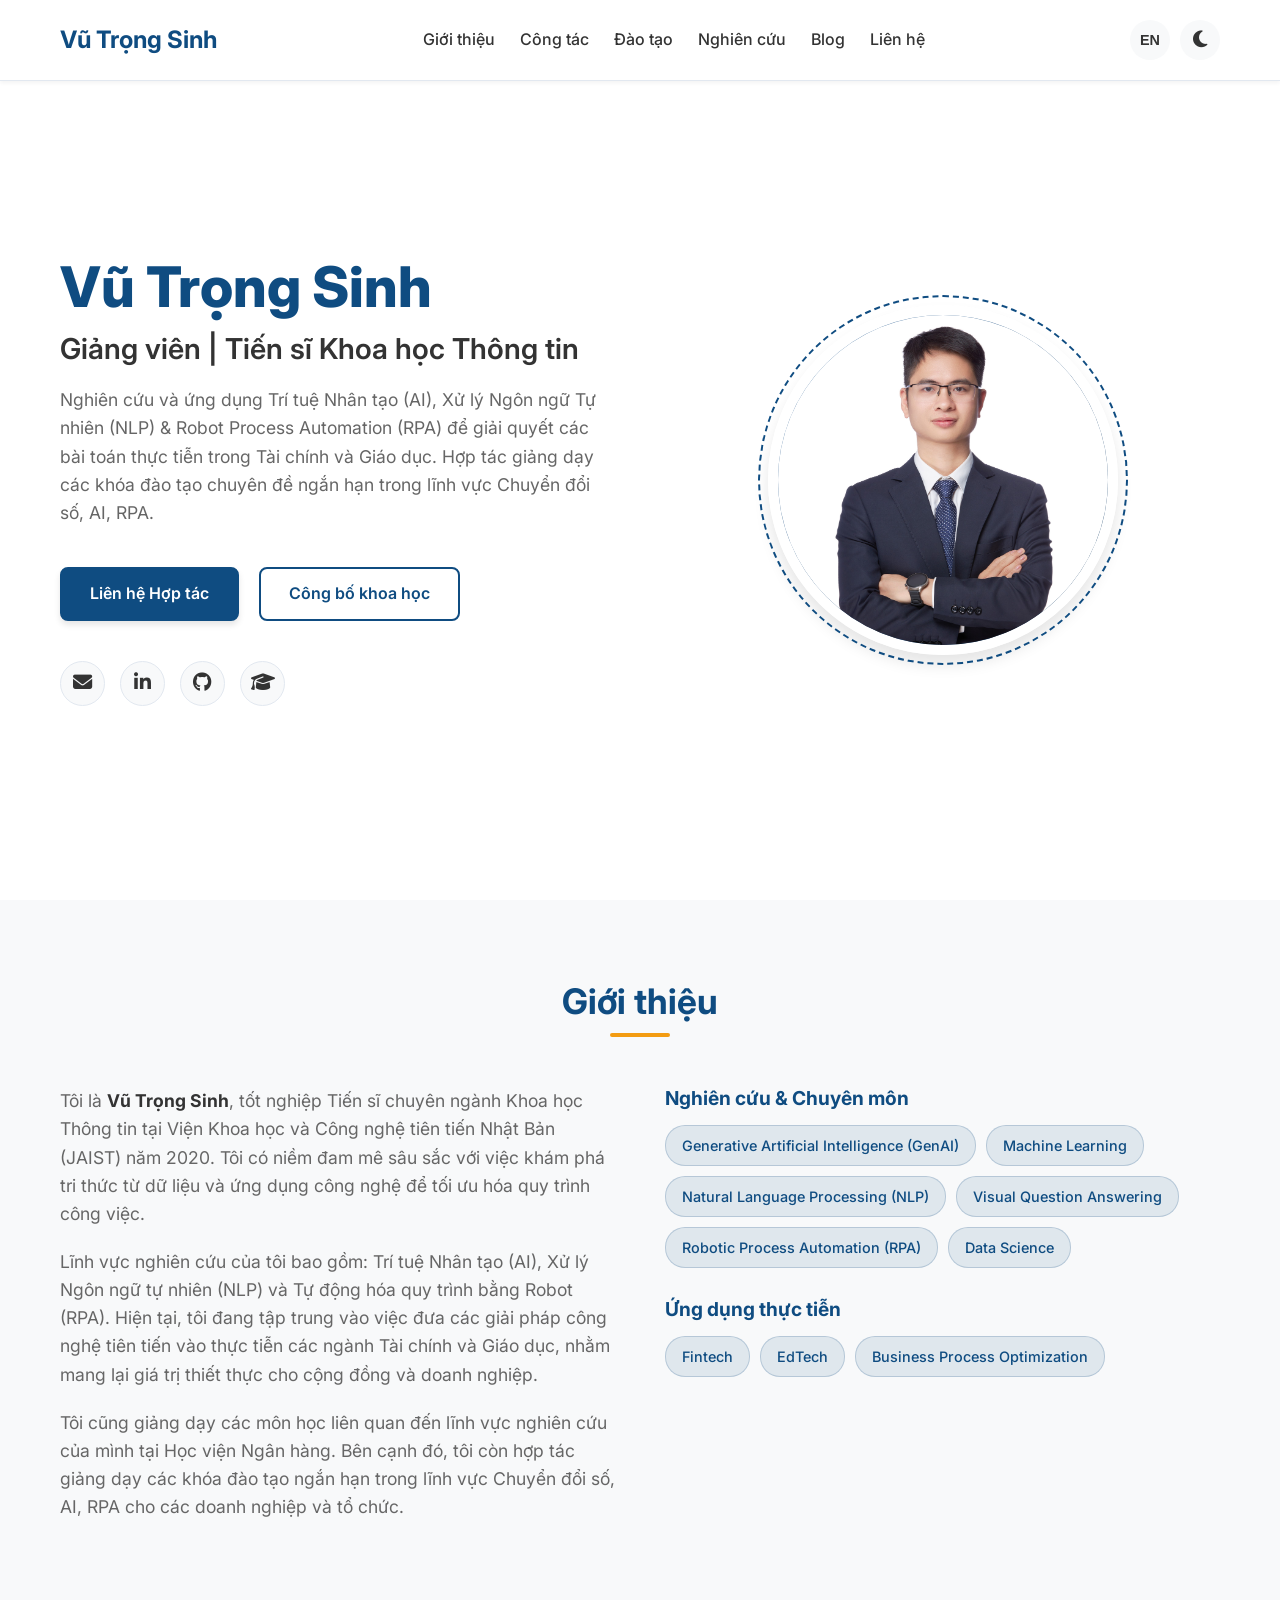
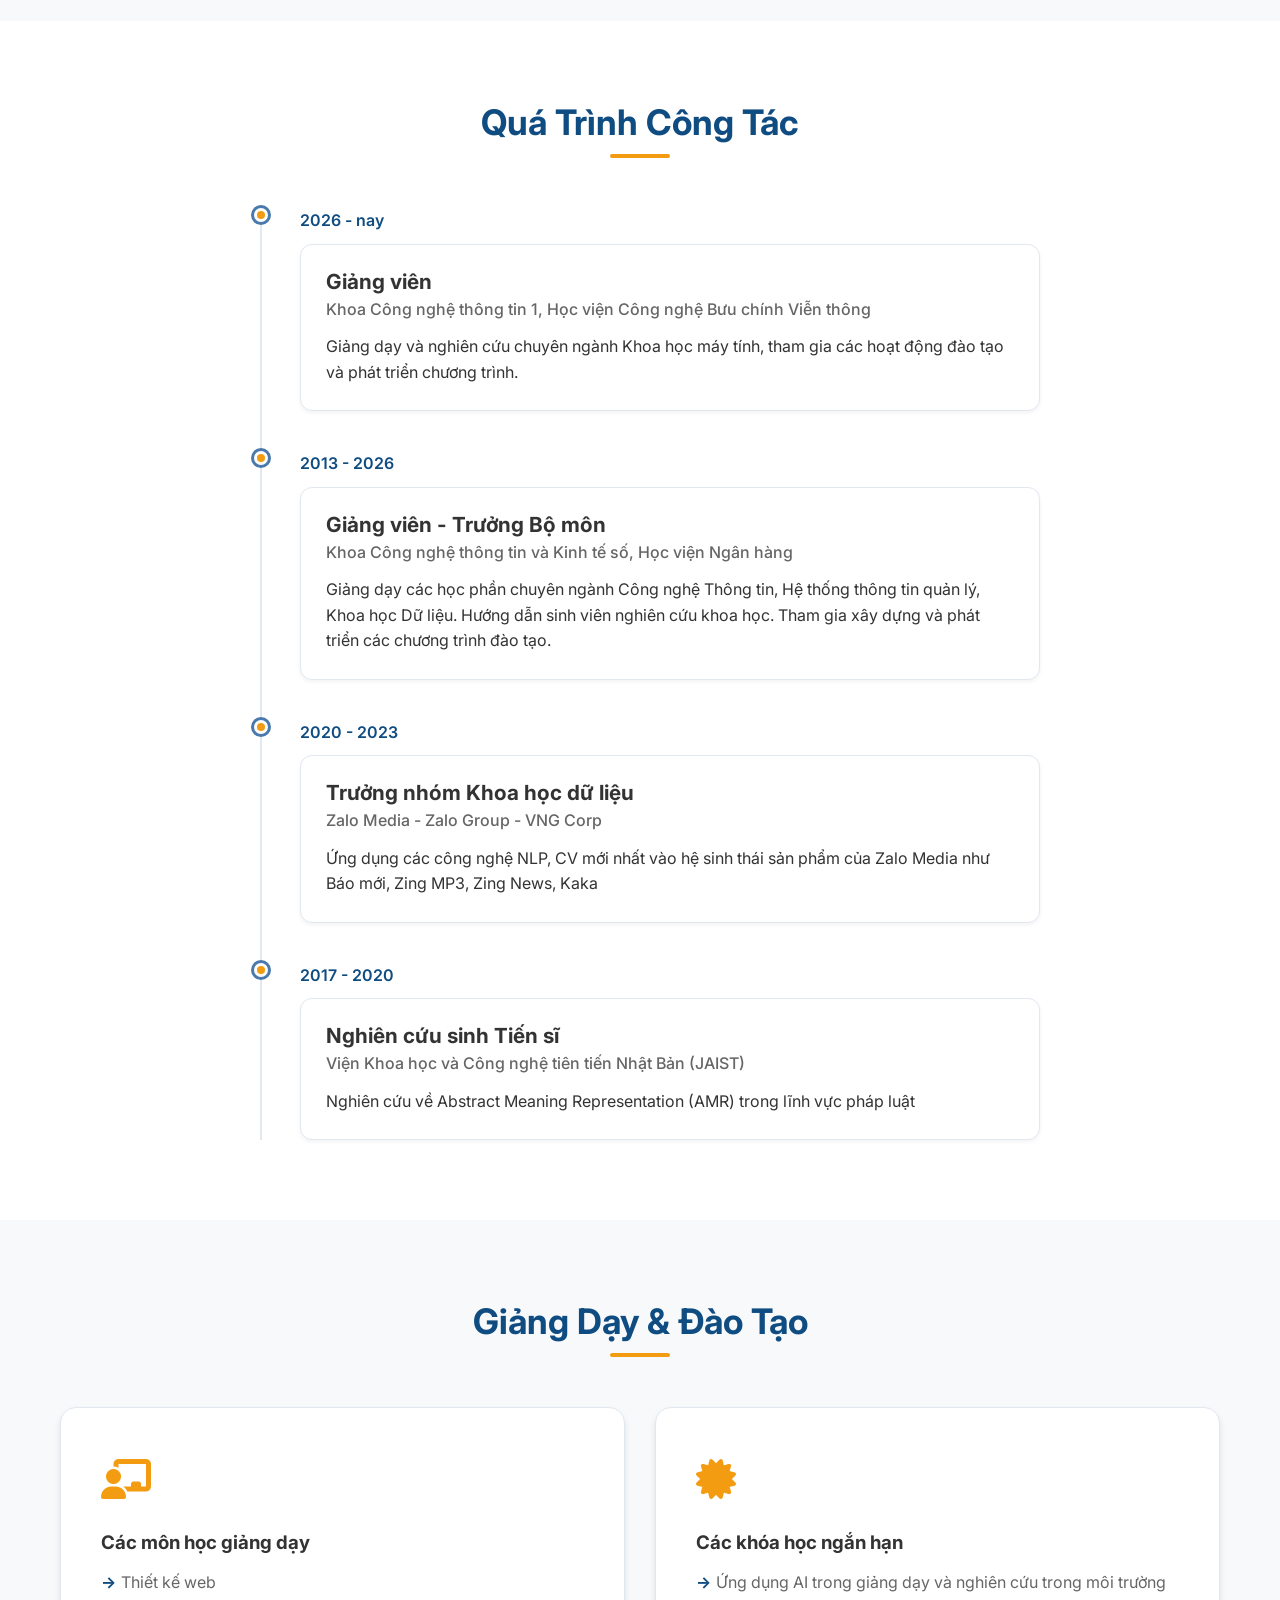
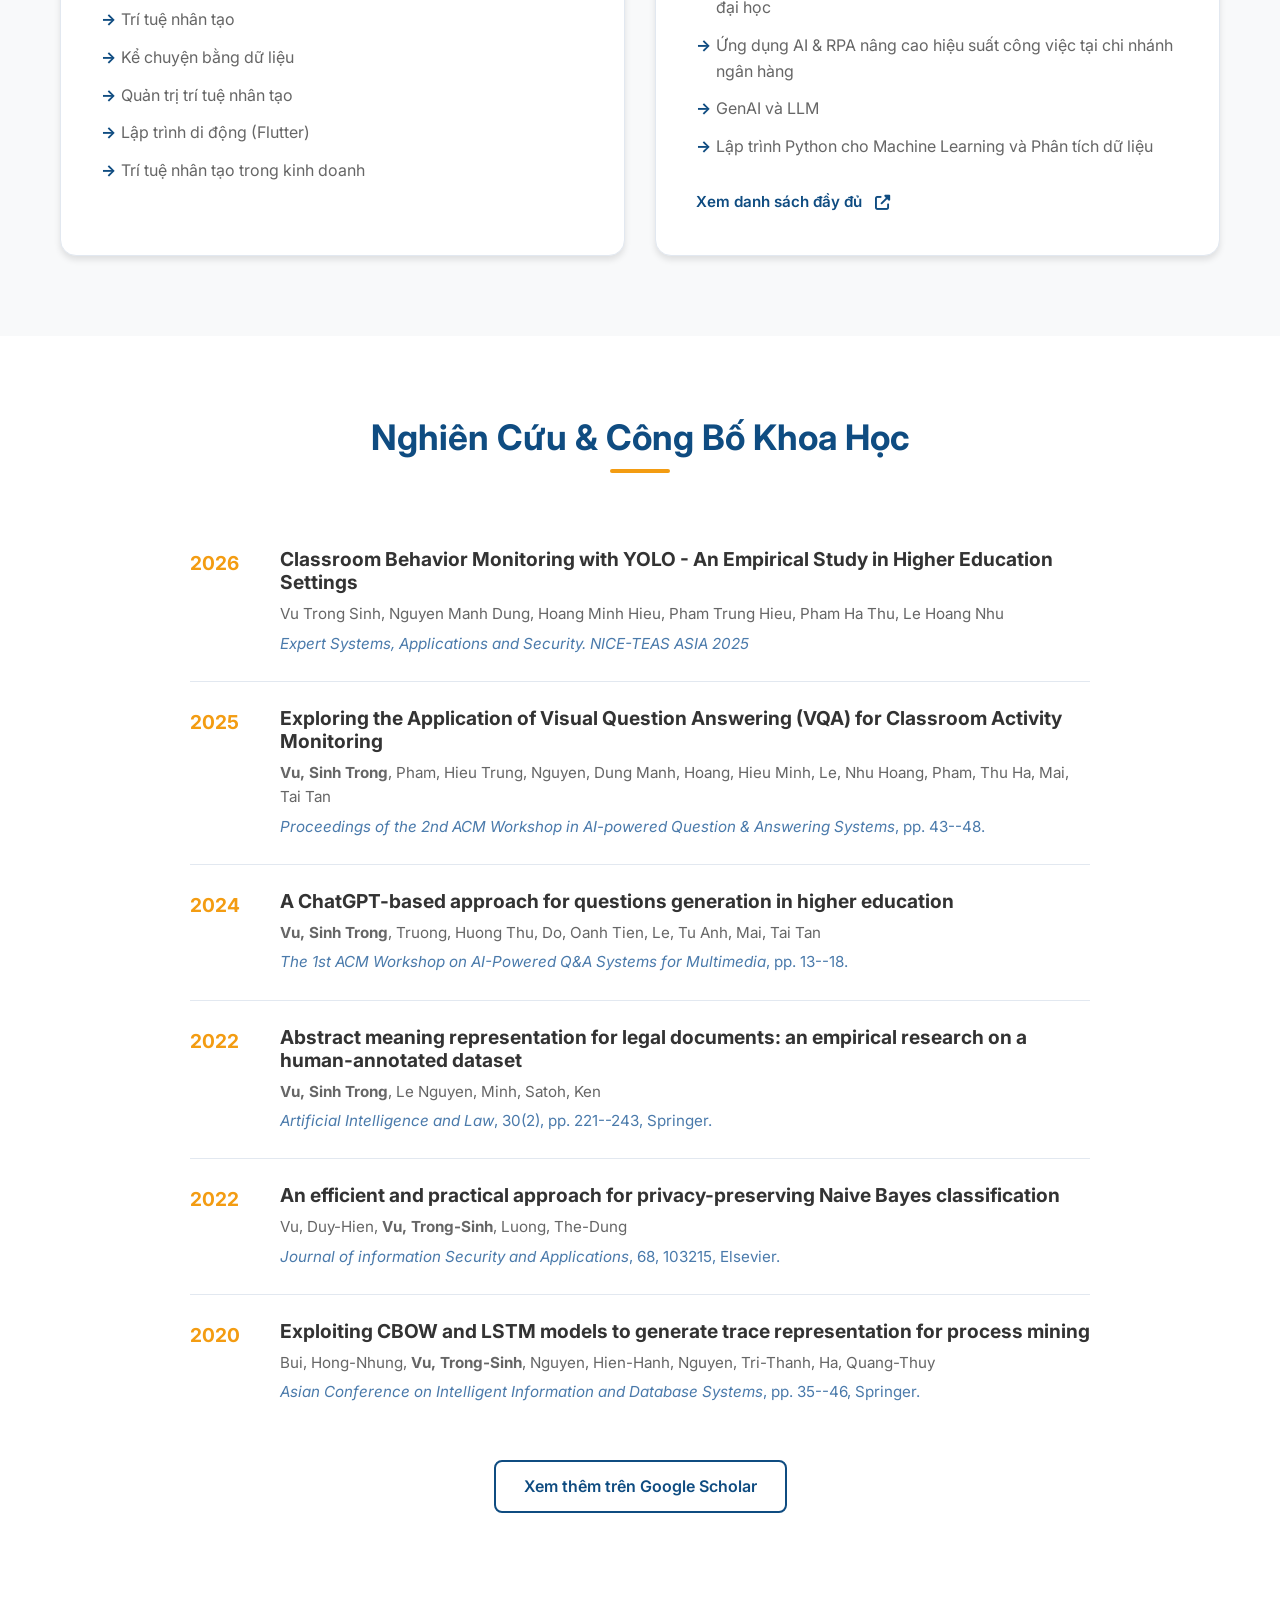
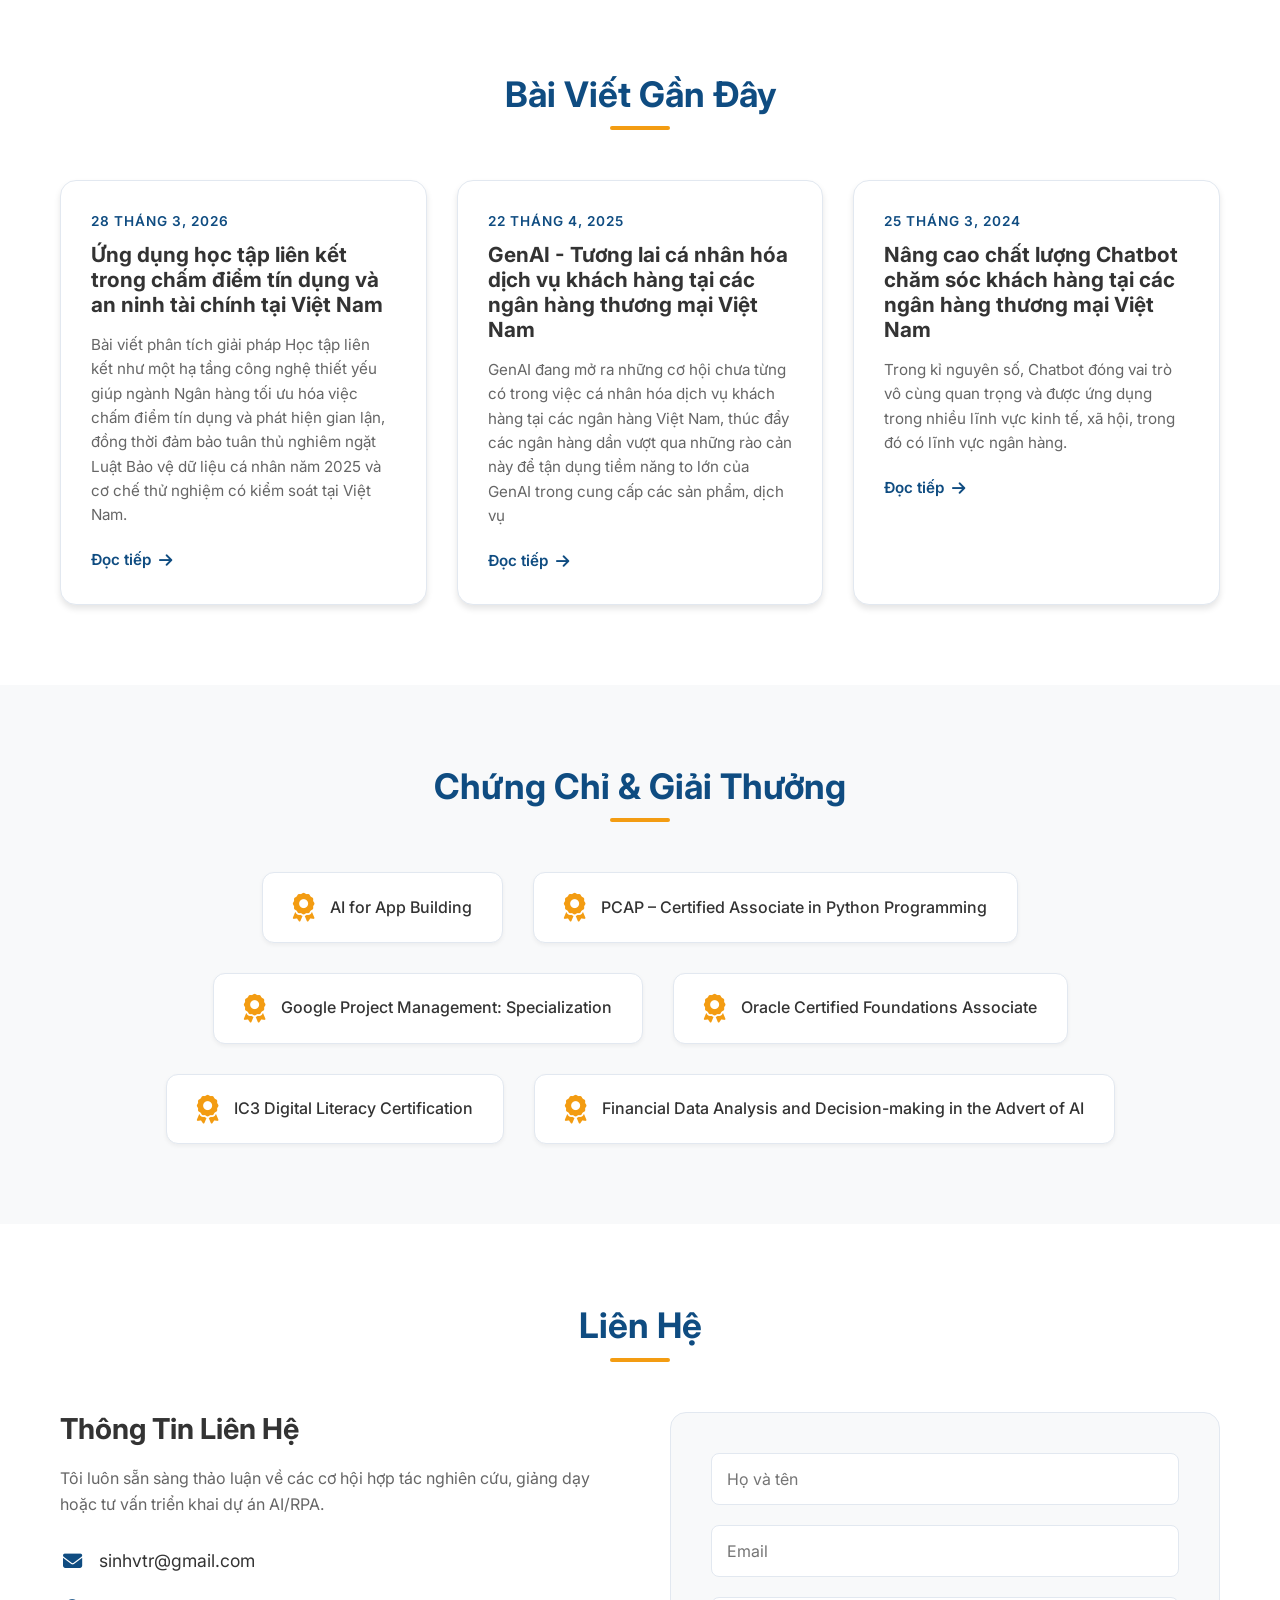
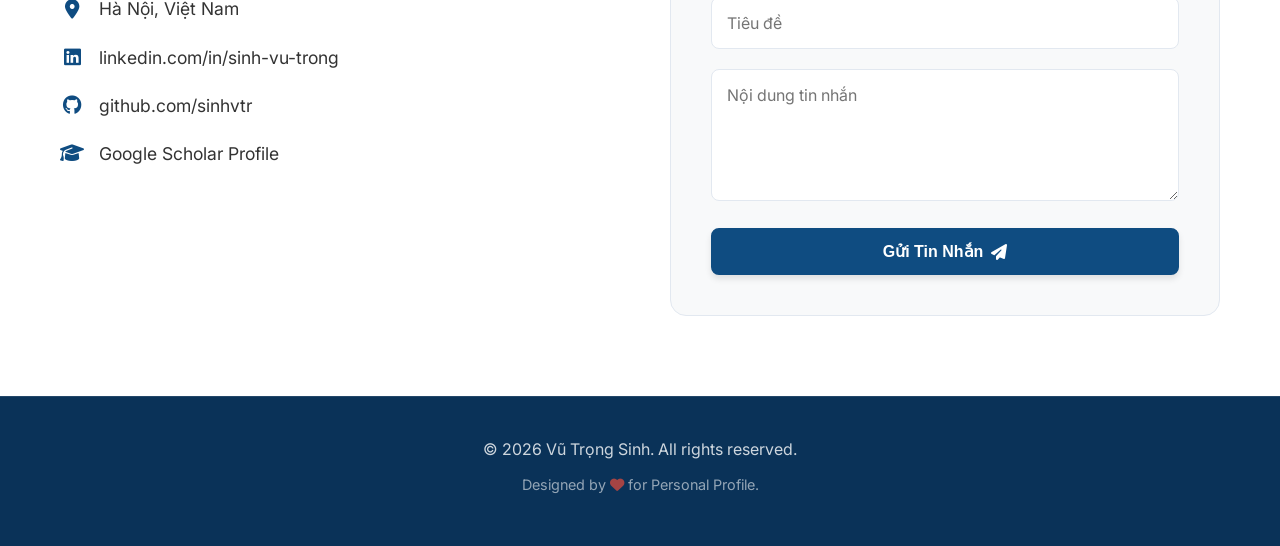
<file: index.html>
<!DOCTYPE html>
<html lang="vi" data-theme="light">

<head>
    <meta charset="UTF-8">
    <meta name="viewport" content="width=device-width, initial-scale=1.0">
    <title data-i18n="page_title">Vũ Trọng Sinh | Portfolio Khoa Học</title>
    <meta name="description"
        content="Trang web cá nhân của Tiến sĩ Vũ Trọng Sinh - Chuyên gia về Trí tuệ nhân tạo, Xử lý ngôn ngữ tự nhiên, RPA và Ứng dụng.">
    <!-- Google Fonts -->
    <link rel="preconnect" href="https://fonts.googleapis.com">
    <link rel="preconnect" href="https://fonts.gstatic.com" crossorigin>
    <link href="https://fonts.googleapis.com/css2?family=Inter:wght@300;400;500;600;700&display=swap" rel="stylesheet">
    <!-- Font Awesome -->
    <link rel="stylesheet" href="https://cdnjs.cloudflare.com/ajax/libs/font-awesome/6.4.0/css/all.min.css">
    <!-- Custom CSS -->
    <link rel="stylesheet" href="style.css">
    <!-- Google tag (gtag.js) -->
    <script async src="https://www.googletagmanager.com/gtag/js?id=G-X07JNG365K"></script>
    <script>
        window.dataLayer = window.dataLayer || [];
        function gtag() { dataLayer.push(arguments); }
        gtag('js', new Date());

        gtag('config', 'G-X07JNG365K');
    </script>
</head>

<body>
    <!-- Navbar -->
    <nav class="navbar">
        <div class="container nav-container">
            <a href="#" class="logo">Vũ Trọng Sinh</a>
            <ul class="nav-links">
                <li><a href="#about" data-i18n="nav_about">Về tôi</a></li>
                <li><a href="#experience" data-i18n="nav_experience">Công tác</a></li>
                <li><a href="#teaching" data-i18n="nav_teaching">Giảng dạy</a></li>
                <li><a href="#research" data-i18n="nav_research">Nghiên cứu</a></li>
                <!-- <li><a href="#projects" data-i18n="nav_projects">Dự án</a></li> -->
                <li><a href="#blog" data-i18n="nav_blog">Blog</a></li>
                <li><a href="#contact" data-i18n="nav_contact">Liên hệ</a></li>
            </ul>
            <div class="nav-actions">
                <button id="lang-toggle" class="lang-toggle" aria-label="Toggle Language">
                    <span class="lang-text">EN</span>
                </button>
                <button id="theme-toggle" class="theme-toggle" aria-label="Toggle Dark Mode">
                    <i class="fas fa-moon"></i>
                </button>
                <div class="hamburger">
                    <i class="fas fa-bars"></i>
                </div>
            </div>
        </div>
    </nav>

    <!-- Hero Section -->
    <section id="hero" class="hero">
        <div class="container hero-container">
            <div class="hero-content reveal">
                <h1>Vũ Trọng Sinh</h1>
                <h2 class="subtitle" data-i18n="hero_subtitle">Tiến sĩ Khoa học Thông tin | Giảng viên Đại học</h2>
                <p class="tagline" data-i18n="hero_tagline">Nghiên cứu và ứng dụng Trí tuệ Nhân tạo (AI), Xử lý Ngôn ngữ
                    Tự nhiên (NLP) & Robot Process Automation (RPA) để giải quyết các bài toán thực tiễn trong Tài chính
                    và Giáo dục. Hợp tác giảng dạy các khóa đào tạo chuyên đề ngắn hạn trong lĩnh vực Chuyển đổi số, AI,
                    RPA. </p>
                <div class="hero-buttons">
                    <a href="#contact" class="btn btn-primary" data-i18n="btn_contact">Liên hệ Hợp tác</a>
                    <a href="#research" class="btn btn-outline" data-i18n="btn_research">Công bố khoa học</a>
                </div>
                <div class="social-links">
                    <a href="mailto:sinhvtr@gmail.com" target="_blank" aria-label="Email"><i
                            class="fas fa-envelope"></i></a>
                    <a href="https://www.linkedin.com/in/sinh-vu-trong/" target="_blank" aria-label="LinkedIn"><i
                            class="fab fa-linkedin-in"></i></a>
                    <a href="https://github.com/sinhvtr" target="_blank" aria-label="GitHub"><i
                            class="fab fa-github"></i></a>
                    <a href="https://scholar.google.com/citations?user=cxUoltwAAAAJ" target="_blank"
                        aria-label="Google Scholar"><i class="fas fa-graduation-cap"></i></a>
                </div>
            </div>
            <div class="hero-image reveal">
                <div class="image-placeholder">
                    <!-- Replace with real image later -->
                    <img src="profile_img.jpg" alt="Avatar">

                </div>
            </div>
        </div>
    </section>

    <!-- About & Skills Section -->
    <section id="about" class="section bg-light">
        <div class="container">
            <h2 class="section-title reveal" data-i18n="about_title">Về Tôi & Kỹ Năng</h2>
            <div class="about-grid">
                <div class="about-text reveal">
                    <p data-i18n="about_p1">Tôi là <strong>Vũ Trọng Sinh</strong>, tốt nghiệp Tiến sĩ chuyên ngành Khoa
                        học Thông tin tại Viện Khoa học và Công nghệ tiên tiến Nhật Bản (JAIST) năm 2020. Tôi có niềm
                        đam mê sâu sắc với việc khám phá tri thức từ dữ liệu và ứng dụng công nghệ để
                        tối ưu hóa quy trình công việc.</p>
                    <p data-i18n="about_p2">Lĩnh vực nghiên cứu của tôi bao gồm: Trí tuệ Nhân tạo (AI), Xử lý Ngôn ngữ
                        tự nhiên (NLP) và Tự động hóa quy trình bằng Robot (RPA). Hiện tại, tôi đang tập trung vào việc
                        đưa các giải pháp công nghệ tiên tiến vào thực tiễn các ngành Tài chính và Giáo dục, nhằm mang
                        lại giá trị thiết thực cho cộng đồng và doanh nghiệp.</p>
                    <p data-i18n="about_p3">Tôi cũng giảng dạy các môn học liên quan đến lĩnh vực nghiên cứu của mình
                        tại Học viện Ngân hàng. Bên cạnh đó, tôi còn hợp tác giảng dạy các khóa đào tạo ngắn hạn
                        trong lĩnh vực Chuyển đổi số, AI, RPA cho các doanh nghiệp và tổ chức.</p>
                </div>
                <div class="skills-container reveal">
                    <div class="skill-category">
                        <h3 data-i18n="skills_research_title">Nghiên cứu & Chuyên môn</h3>
                        <div class="skill-tags">
                            <span class="tag">Generative Artificial Intelligence (GenAI)</span>
                            <span class="tag">Machine Learning</span>
                            <span class="tag">Natural Language Processing (NLP)</span>
                            <span class="tag">Visual Question Answering</span>
                            <span class="tag">Robotic Process Automation (RPA)</span>
                            <span class="tag">Data Science</span>
                        </div>
                    </div>
                    <div class="skill-category mt-3">
                        <h3 data-i18n="skills_app_title">Ứng dụng thực tiễn</h3>
                        <div class="skill-tags">
                            <span class="tag">Fintech</span>
                            <span class="tag">EdTech</span>
                            <span class="tag">Business Process Optimization</span>
                        </div>
                    </div>
                </div>
            </div>
        </div>
    </section>

    <!-- Experience Section -->
    <section id="experience" class="section">
        <div class="container">
            <h2 class="section-title reveal" data-i18n="exp_title">Quá Trình Công Tác</h2>
            <div class="timeline reveal">
                <div class="timeline-item">
                    <div class="timeline-dot"></div>
                    <div class="timeline-date">2026 - nay</div>
                    <div class="timeline-content">
                        <h3 data-i18n="exp_0_title">Giảng viên</h3>
                        <h4 data-i18n="exp_0_org">Khoa Công nghệ thông tin 1, Học viện Công nghệ Bưu chính Viễn thông</h4>
                        <p data-i18n="exp_0_desc">Giảng dạy và nghiên cứu chuyên ngành Khoa học máy tính, tham gia các hoạt động đào tạo và phát triển chương trình.</p>
                    </div>
                </div>
                <div class="timeline-item">
                    <div class="timeline-dot"></div>
                    <div class="timeline-date">2013 - 2026</div>
                    <div class="timeline-content">
                        <h3 data-i18n="exp_1_title">Giảng viên - Trưởng bộ môn</h3>
                        <h4 data-i18n="exp_1_org">Khoa Công nghệ thông tin và Kinh tế số, Học viện Ngân hàng</h4>
                        <p data-i18n="exp_1_desc">Giảng dạy và nghiên cứu chuyên ngành Công nghệ thông tin, Hệ thống thông tin quản lý, quản lý và điều phối hoạt động của bộ môn, tham gia xây dựng chương trình đào tạo.</p>
                    </div>
                </div>
                <div class="timeline-item">
                    <div class="timeline-dot"></div>
                    <div class="timeline-date">2020 - 2023</div>
                    <div class="timeline-content">
                        <h3 data-i18n="exp_2_title">Nghiên cứu sinh Tiến sĩ</h3>
                        <h4 data-i18n="exp_2_org">[Tên Viện/Trường]</h4>
                        <p data-i18n="exp_2_desc">Thực hiện luận án Tiến sĩ chuyên ngành Khoa học Thông tin với đề tài
                            liên quan đến Ứng dụng NLP trong phân tích dữ liệu văn bản tiếng Việt.</p>
                    </div>
                </div>
                <div class="timeline-item">
                    <div class="timeline-dot"></div>
                    <div class="timeline-date">2017 - 2020</div>
                    <div class="timeline-content">
                        <h3 data-i18n="exp_3_title">Nghiên cứu sinh Tiến sĩ</h3>
                        <h4 data-i18n="exp_3_org">[Tên Viện/Trường]</h4>
                        <p data-i18n="exp_3_desc">Thực hiện luận án Tiến sĩ chuyên ngành Khoa học Thông tin với đề tài
                            liên quan đến Ứng dụng NLP trong phân tích dữ liệu văn bản tiếng Việt.</p>
                    </div>
                </div>
            </div>
        </div>
    </section>

    <!-- Teaching Section -->
    <section id="teaching" class="section bg-light">
        <div class="container">
            <h2 class="section-title reveal" data-i18n="teaching_title">Giảng Dạy & Đào Tạo</h2>
            <div class="grid-2-col">
                <div class="card reveal">
                    <div class="card-icon"><i class="fas fa-chalkboard-teacher"></i></div>
                    <h3 data-i18n="teaching_courses_title">Các Môn Học Giảng Dạy</h3>
                    <ul class="styled-list">
                        <li data-i18n="course_1">Khai phá dữ liệu (Data Mining)</li>
                        <li data-i18n="course_2">Trí tuệ Nhân tạo (Artificial Intelligence)</li>
                        <li data-i18n="course_3">Xử lý Ngôn ngữ Tự nhiên (NLP)</li>
                        <li data-i18n="course_4">Hệ thống Thông tin Quản lý</li>
                        <li data-i18n="course_5">Hệ thống Thông tin Quản lý</li>
                        <li data-i18n="course_6">Hệ thống Thông tin Quản lý</li>
                    </ul>
                </div>
                <div class="card reveal">
                    <div class="card-icon"><i class="fas fa-certificate"></i></div>
                    <h3 data-i18n="teaching_short_title">Khóa Học Ngắn Hạn & Đào Tạo</h3>
                    <ul class="styled-list">
                        <li data-i18n="short_1">Ứng dụng RPA trong Doanh nghiệp (Cơ bản & Nâng cao)</li>
                        <li data-i18n="short_2">Phân tích Dữ liệu cho Tài chính</li>
                        <li data-i18n="short_3">AI cho Giáo dục: Công cụ và Phương pháp</li>
                        <li data-i18n="short_4">AI cho Giáo dục: Công cụ và Phương pháp</li>
                    </ul>
                    <div class="mt-3">
                        <a href="https://docs.google.com/spreadsheets/d/1wIaTmwyQDtJmed0iiO2BJf4ZePqcL3Fdv2K76Bem3_E/edit?gid=0#gid=0"
                            target="_blank" class="read-more">
                            <span data-i18n="view_full_list">Xem danh sách đầy đủ</span> <i
                                class="fas fa-external-link-alt" style="margin-left: 5px;"></i>
                        </a>
                    </div>
                </div>
            </div>
        </div>
    </section>

    <!-- Research & Publications Section -->
    <section id="research" class="section">
        <div class="container">
            <h2 class="section-title reveal" data-i18n="research_title">Nghiên Cứu & Công Bố Khoa Học</h2>

            <div class="publications-list reveal">
                <!-- Publication Item 1 -->
                <div class="pub-item">
                    <div class="pub-year">2026</div>
                    <div class="pub-details">
                        <h4><a href="https://link.springer.com/chapter/10.1007/978-3-032-26927-0_34"
                                data-i18n="pub_6_title">Classroom Behavior Monitoring with YOLO - An Empirical Study in Higher Education Settings</a></h4>
                        <p class="authors">Vu Trong Sinh, Nguyen Manh Dung, Hoang Minh Hieu, Pham Trung Hieu, Pham Ha Thu, Le Hoang Nhu</p>
                        <p class="journal" data-i18n="pub_6_journal"><em>Expert Systems, Applications and Security. NICE-TEAS ASIA 2025</em></p>
                    </div>
                </div>
                <!-- Publication Item 2 -->
                <div class="pub-item">
                    <div class="pub-year">2025</div>
                    <div class="pub-details">
                        <h4><a href="https://dl.acm.org/doi/abs/10.1145/3746274.3760394"
                                data-i18n="pub_1_title">Exploring the Application of Visual Question Answering
                                (VQA) for Classroom Activity Monitoring</a></h4>
                        <p class="authors"><strong>Vu, Sinh Trong</strong>, Pham, Hieu Trung, Nguyen, Dung Manh, Hoang,
                            Hieu Minh, Le, Nhu Hoang, Pham, Thu Ha, Mai, Tai Tan</p>
                        <p class="journal" data-i18n="pub_1_journal"><em>Proceedings of the 2nd ACM Workshop in
                                AI-powered Question & Answering Systems</em>, pp. 43--48.</p>
                    </div>
                </div>
                <!-- Publication Item 3 -->
                <div class="pub-item">
                    <div class="pub-year">2024</div>
                    <div class="pub-details">
                        <h4><a href="https://dl.acm.org/doi/abs/10.1145/3643479.3662056" data-i18n="pub_2_title">A
                                ChatGPT-based approach for questions generation in
                                higher education</a></h4>
                        <p class="authors"><strong>Vu, Sinh Trong</strong>, Truong, Huong Thu, Do, Oanh Tien, Le, Tu
                            Anh, Mai, Tai Tan</p>
                        <p class="journal" data-i18n="pub_2_journal"><em>The 1st ACM Workshop on AI-Powered Q&A Systems
                                for Multimedia</em>, pp. 13--18.</p>
                    </div>
                </div>
                <!-- Publication Item 4 -->
                <div class="pub-item">
                    <div class="pub-year">2022</div>
                    <div class="pub-details">
                        <h4><a href="https://link.springer.com/article/10.1007/s10506-021-09292-6"
                                data-i18n="pub_3_title">Abstract meaning representation for legal documents: an
                                empirical research on a human-annotated dataset</a></h4>
                        <p class="authors"><strong>Vu, Sinh Trong</strong>, Le Nguyen, Minh, Satoh, Ken</p>
                        <p class="journal" data-i18n="pub_3_journal"><em>Artificial Intelligence and Law</em>, 30(2),
                            pp. 221--243, Springer.</p>
                    </div>
                </div>
                <!-- Publication Item 5 -->
                <div class="pub-item">
                    <div class="pub-year">2022</div>
                    <div class="pub-details">
                        <h4><a href="https://www.sciencedirect.com/science/article/abs/pii/S2214212622000916"
                                data-i18n="pub_4_title">An efficient and practical approach for
                                privacy-preserving Naive Bayes classification</a></h4>
                        <p class="authors">Vu, Duy-Hien, <strong>Vu, Trong-Sinh</strong>, Luong, The-Dung</p>
                        <p class="journal" data-i18n="pub_4_journal"><em>Journal of information Security and
                                Applications</em>, 68, 103215, Elsevier.</p>
                    </div>
                </div>
                <!-- Publication Item 6 -->
                <div class="pub-item">
                    <div class="pub-year">2020</div>
                    <div class="pub-details">
                        <h4><a href="https://link.springer.com/chapter/10.1007/978-981-15-3380-8_4"
                                data-i18n="pub_5_title">Exploiting CBOW and LSTM models to generate trace
                                representation for process mining</a></h4>
                        <p class="authors">Bui, Hong-Nhung, <strong>Vu, Trong-Sinh</strong>, Nguyen, Hien-Hanh, Nguyen,
                            Tri-Thanh, Ha, Quang-Thuy</p>
                        <p class="journal" data-i18n="pub_5_journal"><em>Asian Conference on Intelligent Information and
                                Database Systems</em>, pp. 35--46, Springer.</p>
                    </div>
                </div>
            </div>

            <div class="text-center mt-3 reveal">
                <a href="https://scholar.google.com/citations?hl=en&user=cxUoltwAAAAJ" class="btn btn-outline"
                    data-i18n="btn_scholar"><i class="fab fa-google"></i> Xem thêm trên
                    Google Scholar</a>
            </div>
        </div>
    </section>

    <!-- Featured Projects Section (Temporarily hidden)
    <section id="projects" class="section bg-light">
        <div class="container">
            <h2 class="section-title reveal" data-i18n="projects_title">Dự Án Nổi Bật</h2>
            <div class="grid-3-col">
                <div class="project-card reveal">
                    <div class="project-img">
                        <i class="fas fa-robot"></i>
                    </div>
                    <div class="project-content">
                        <h3 data-i18n="proj_1_title">Hệ thống Hỏi đáp Thông minh (Chatbot) cho Tư vấn Tuyển sinh</h3>
                        <p data-i18n="proj_1_desc">Ứng dụng NLP và mô hình Deep Learning để xây dựng chatbot hỗ trợ tư
                            vấn tuyển sinh tự động cho trường Đại học, giảm tải 80% công việc cho tư vấn viên.</p>
                        <div class="project-tags">
                            <span class="tag">NLP</span>
                            <span class="tag">Chatbot</span>
                        </div>
                    </div>
                </div>
                <div class="project-card reveal">
                    <div class="project-img">
                        <i class="fas fa-chart-line"></i>
                    </div>
                    <div class="project-content">
                        <h3 data-i18n="proj_2_title">Phần mềm Phân tích rủi ro Tín dụng</h3>
                        <p data-i18n="proj_2_desc">Mô hình Machine Learning dự đoán rủi ro tín dụng cá nhân dựa trên dữ
                            liệu phi cấu trúc và lịch sử giao dịch.</p>
                        <div class="project-tags">
                            <span class="tag">Machine Learning</span>
                            <span class="tag">Finance</span>
                        </div>
                    </div>
                </div>
                <div class="project-card reveal">
                    <div class="project-img">
                        <i class="fas fa-cogs"></i>
                    </div>
                    <div class="project-content">
                        <h3 data-i18n="proj_3_title">Triển khai RPA cho Doanh nghiệp Kế toán</h3>
                        <p data-i18n="proj_3_desc">Xây dựng quy trình robot tự động trích xuất dữ liệu từ hóa đơn và
                            nhập liệu vào hệ thống ERP.</p>
                        <div class="project-tags">
                            <span class="tag">RPA</span>
                            <span class="tag">Automation</span>
                        </div>
                    </div>
                </div>
            </div>
        </div>
    </section>
    -->

    <!-- Blog / Articles Section -->
    <section id="blog" class="section">
        <div class="container">
            <h2 class="section-title reveal" data-i18n="blog_title">Bài Viết Gần Đây</h2>
            <div class="grid-3-col">
                <article class="blog-card reveal">
                    <div class="blog-date" data-i18n="blog_1_date">15 Tháng 5, 2024</div>
                    <h3><a href="https://tapchinganhang.gov.vn/ung-dung-hoc-tap-lien-ket-trong-cham-diem-tin-dung-va-an-ninh-tai-chinh-tai-viet-nam-17103.html" data-i18n="blog_1_title">Tương lai của RPA kết hợp với Generative AI</a></h3>
                    <p data-i18n="blog_1_desc">Sự kết hợp giữa RPA truyền thống và các mô hình AI tạo sinh đang mở ra
                        một kỷ nguyên mới cho tự động hóa thông minh (Intelligent Automation)...</p>
                    <a href="https://tapchinganhang.gov.vn/ung-dung-hoc-tap-lien-ket-trong-cham-diem-tin-dung-va-an-ninh-tai-chinh-tai-viet-nam-17103.html"
                        class="read-more"><span data-i18n="read_more">Đọc tiếp</span> <i
                            class="fas fa-arrow-right"></i></a>
                </article>
                <article class="blog-card reveal">
                    <div class="blog-date" data-i18n="blog_2_date">02 Tháng 4, 2024</div>
                    <h3><a href="https://tapchinganhang.gov.vn/genai-tuong-lai-ca-nhan-hoa-dich-vu-khach-hang-tai-cac-ngan-hang-thuong-mai-viet-nam-15887.html" data-i18n="blog_2_title">Ứng dụng xử lý ngôn ngữ tự nhiên trong EdTech</a></h3>
                    <p data-i18n="blog_2_desc">Công nghệ NLP có thể giúp chấm điểm tự động bài luận, cá nhân hóa lộ
                        trình học tập và tạo ra gia sư ảo thông minh...</p>
                    <a href="https://tapchinganhang.gov.vn/genai-tuong-lai-ca-nhan-hoa-dich-vu-khach-hang-tai-cac-ngan-hang-thuong-mai-viet-nam-15887.html"
                        class="read-more"><span data-i18n="read_more">Đọc tiếp</span> <i
                            class="fas fa-arrow-right"></i></a>
                </article>
                <article class="blog-card reveal">
                    <div class="blog-date" data-i18n="blog_3_date">10 Tháng 1, 2024</div>
                    <h3><a href="https://tapchinganhang.gov.vn/nang-cao-chat-luong-chatbot-cham-soc-khach-hang-tai-cac-ngan-hang-thuong-mai-viet-nam-10533.html" data-i18n="blog_3_title">Kinh nghiệm học tập và nghiên cứu ngành Khoa học Thông
                            tin</a></h3>
                    <p data-i18n="blog_3_desc">Chia sẻ hành trình từ một sinh viên đến khi hoàn thành luận án Tiến sĩ,
                        cùng những lời khuyên cho các bạn trẻ đam mê nghiên cứu khoa học...</p>
                    <a href="https://tapchinganhang.gov.vn/nang-cao-chat-luong-chatbot-cham-soc-khach-hang-tai-cac-ngan-hang-thuong-mai-viet-nam-10533.html"
                        class="read-more"><span data-i18n="read_more">Đọc tiếp</span> <i
                            class="fas fa-arrow-right"></i></a>
                </article>
            </div>
        </div>
    </section>

    <!-- Certifications Section -->
    <section id="certifications" class="section bg-light">
        <div class="container">
            <h2 class="section-title reveal" data-i18n="certs_title">Chứng Chỉ & Giải Thưởng</h2>
            <div class="cert-grid reveal">
                <a href="https://www.coursera.org/account/accomplishments/verify/5QPKZHTXIC0G" target="_blank"
                    class="cert-item">
                    <i class="fas fa-award"></i>
                    <p data-i18n="cert_1">AI for App Building</p>
                </a>
                <a href="https://drive.google.com/file/d/17gaPAuCD1yzYrzJC3nMMU7lUg3tg8-AB/view?usp=sharing"
                    target="_blank" class="cert-item">
                    <i class="fas fa-award"></i>
                    <p data-i18n="cert_2">PCAP – Certified Associate in Python Programming</p>
                </a>
                <a href="https://www.coursera.org/account/accomplishments/specialization/certificate/GPRBYRW6QBJ3"
                    target="_blank" class="cert-item">
                    <i class="fas fa-award"></i>
                    <p data-i18n="cert_3">Google Project Management: Specialization</p>
                </a>
                <a href="https://drive.google.com/file/d/1jEYyH1ntcAOux2Bd59PCnlznKbaUT6XK/view?usp=sharing"
                    target="_blank" class="cert-item">
                    <i class="fas fa-award"></i>
                    <p data-i18n="cert_4">Oracle Certified Foundations Associate</p>
                </a>
                <a href="https://drive.google.com/file/d/1vabAfMkGoslwMIiHFoN79-OD0hROEdA0/view?usp=sharing"
                    target="_blank" class="cert-item">
                    <i class="fas fa-award"></i>
                    <p data-i18n="cert_5">IC3 Digital Literacy Certification</p>
                </a>
                <a href="https://drive.google.com/file/d/1mk-GWx3OaBk9muuPE2KvGDs7HVqGiYLZ/view?usp=sharing"
                    target="_blank" class="cert-item">
                    <i class="fas fa-award"></i>
                    <p data-i18n="cert_6">Financial Data Analysis and Decision-making in the Advert of AI</p>
                </a>
            </div>
        </div>
    </section>

    <!-- Contact Section -->
    <section id="contact" class="section">
        <div class="container">
            <h2 class="section-title reveal" data-i18n="contact_title">Liên Hệ</h2>
            <div class="contact-grid">
                <div class="contact-info reveal">
                    <h3 data-i18n="contact_info_title">Thông Tin Liên Hệ</h3>
                    <p data-i18n="contact_desc">Tôi luôn sẵn sàng thảo luận về các cơ hội hợp tác nghiên cứu, giảng dạy
                        hoặc tư vấn triển khai dự án AI/RPA.</p>
                    <ul class="contact-list">
                        <li>
                            <i class="fas fa-envelope"></i>
                            <span>sinhvtr@gmail.com</span>
                        </li>
                        <li>
                            <i class="fas fa-map-marker-alt"></i>
                            <span data-i18n="contact_location">Thanh Xuân, Hà Nội, Việt Nam</span>
                        </li>
                        <li>
                            <i class="fab fa-linkedin"></i>
                            <a href="https://www.linkedin.com/in/sinh-vu-trong/">linkedin.com/in/sinh-vu-trong</a>
                        </li>
                        <li>
                            <i class="fab fa-github"></i>
                            <a href="https://github.com/sinhvtr">github.com/sinhvtr</a>
                        </li>
                        <li>
                            <i class="fas fa-graduation-cap"></i>
                            <a href="https://scholar.google.com/citations?hl=en&user=cxUoltwAAAAJ">Google Scholar
                                Profile</a>
                        </li>
                    </ul>
                </div>
                <div class="contact-form reveal">
                    <form id="contactForm" action="https://formspree.io/f/your_form_id" method="POST">
                        <div class="form-group">
                            <input type="text" name="name" data-i18n-placeholder="form_name" placeholder="Họ và tên"
                                required>
                        </div>
                        <div class="form-group">
                            <input type="email" name="email" placeholder="Email" required>
                        </div>
                        <div class="form-group">
                            <input type="text" name="subject" data-i18n-placeholder="form_subject"
                                placeholder="Tiêu đề">
                        </div>
                        <div class="form-group">
                            <textarea name="message" rows="5" data-i18n-placeholder="form_message"
                                placeholder="Nội dung tin nhắn" required></textarea>
                        </div>
                        <button type="submit" class="btn btn-primary"><span data-i18n="btn_submit">Gửi Tin Nhắn</span>
                            <i class="fas fa-paper-plane"></i></button>
                    </form>
                </div>
            </div>
        </div>
    </section>

    <!-- Footer -->
    <footer class="footer">
        <div class="container text-center">
            <p>&copy; <span id="year">2026</span> Vũ Trọng Sinh. <span data-i18n="footer_rights">All rights
                    reserved.</span></p>
            <p class="small-text"><span data-i18n="footer_design">Designed by</span> <i
                    class="fas fa-heart text-danger"></i> <span data-i18n="footer_for">for Personal Profile.</span></p>
        </div>
    </footer>

    <!-- Scripts -->
    <script src="script.js"></script>
</body>

</html>
</file>
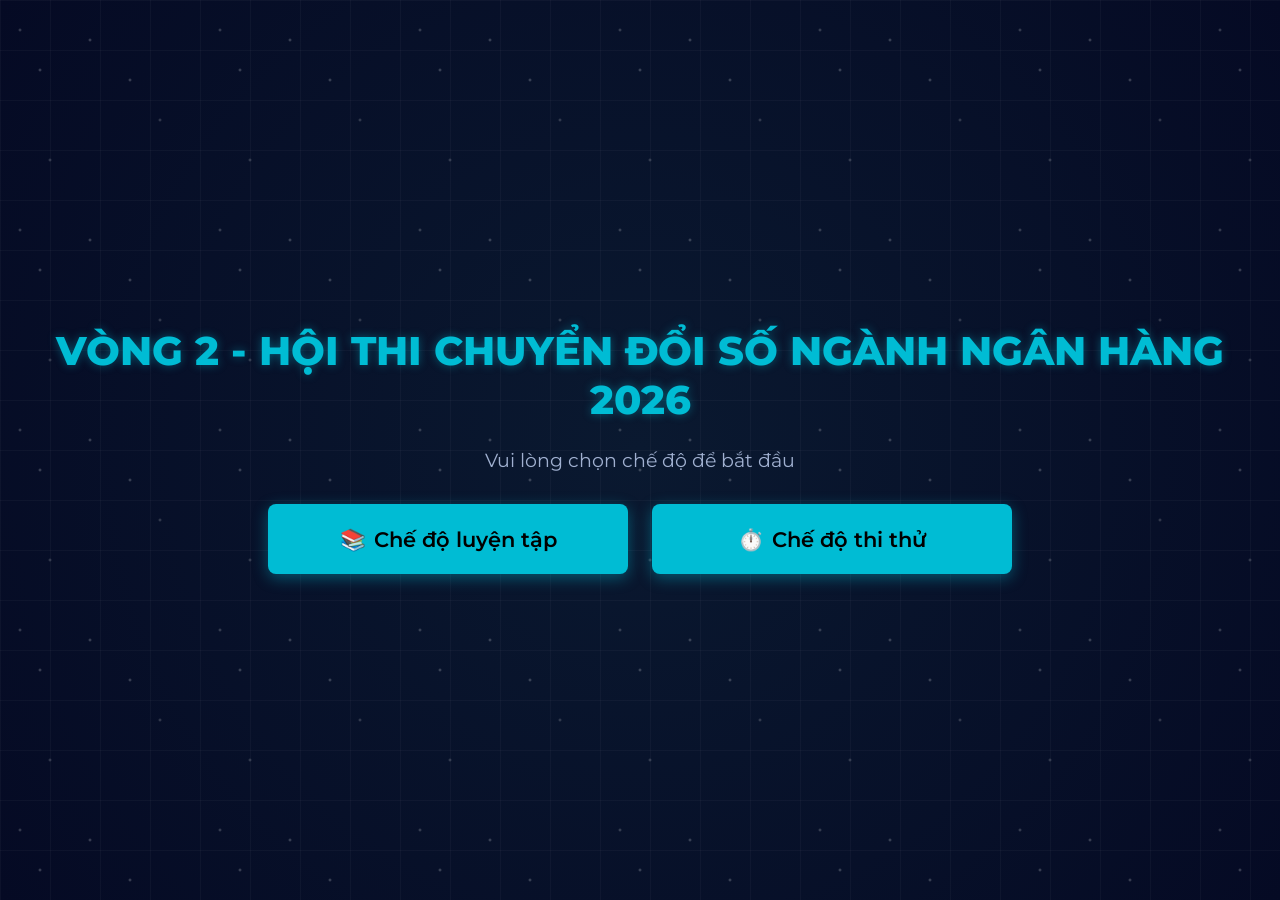
<file: cds_ngan_hang/index.html>
<!DOCTYPE html>
<html lang="vi">

<head>
    <meta charset="UTF-8">
    <meta name="viewport" content="width=device-width, initial-scale=1.0">
    <title>Hệ thống thi trắc nghiệm - Hội thi Chuyển đổi số Ngành Ngân hàng 2026</title>
    <link rel="stylesheet" href="style.css">
    <link href="https://fonts.googleapis.com/css2?family=Montserrat:wght@400;600;700;800&display=swap" rel="stylesheet">
</head>

<body>
    <div class="background-effects">
        <div class="stars"></div>
        <div class="grid-overlay"></div>
    </div>

    <!-- Home Screen -->
    <div id="home-screen" class="screen active">
        <div class="home-content">
            <h1>VÒNG 2 - HỘI THI CHUYỂN ĐỔI SỐ NGÀNH NGÂN HÀNG 2026</h1>
            <p class="subtitle">Vui lòng chọn chế độ để bắt đầu</p>
            <div class="menu-buttons">
                <button id="btn-practice" class="btn primary">
                    <span class="icon">📚</span> Chế độ luyện tập
                </button>
                <button id="btn-exam" class="btn primary">
                    <span class="icon">⏱️</span> Chế độ thi thử
                </button>
            </div>
            <div id="loading-indicator" class="loading" style="display: none;">Đang tải dữ liệu...</div>
        </div>
    </div>

    <!-- Practice Settings Screen -->
    <div id="practice-settings-screen" class="screen">
        <div class="settings-content box-panel">
            <h2>Thiết lập luyện tập</h2>
            <div class="form-group">
                <label for="category-select">Lọc theo Mảng nội dung:</label>
                <select id="category-select">
                    <option value="all">-- Tất cả --</option>
                </select>
            </div>
            <div class="form-group">
                <label for="question-jump">Hoặc bắt đầu từ câu (STT):</label>
                <input type="number" id="question-jump" min="1" placeholder="Nhập STT...">
            </div>
            <div class="action-buttons">
                <button class="btn secondary btn-back-home">Quay lại</button>
                <button id="btn-start-practice" class="btn primary">Bắt đầu luyện tập</button>
            </div>
        </div>
    </div>

    <!-- Quiz Screen -->
    <div id="quiz-screen" class="screen">
        <div class="quiz-header">
            <div class="question-number" id="question-number-display">CÂU 1 / 400</div>
            <div class="exam-progress" id="exam-progress" style="display: none;">Câu 1/10</div>
            <button class="btn ghost btn-back-home btn-small">Thoát</button>
        </div>

        <div class="quiz-body">
            <div class="timer-wrapper">
                <div class="timer-circle" id="timer-circle">
                    <span id="timer-text">15</span>
                </div>
            </div>

            <div class="question-container box-panel">
                <h3 id="question-text">Nội dung câu hỏi sẽ hiển thị ở đây...</h3>
            </div>

            <div class="answers-grid" id="answers-grid">
                <button class="answer-btn" data-answer="A">
                    <div class="answer-label">A</div>
                    <div class="answer-text" id="answer-text-a"></div>
                </button>
                <button class="answer-btn" data-answer="B">
                    <div class="answer-label">B</div>
                    <div class="answer-text" id="answer-text-b"></div>
                </button>
                <button class="answer-btn" data-answer="C">
                    <div class="answer-label">C</div>
                    <div class="answer-text" id="answer-text-c"></div>
                </button>
                <button class="answer-btn" data-answer="D">
                    <div class="answer-label">D</div>
                    <div class="answer-text" id="answer-text-d"></div>
                </button>
            </div>

            <!-- Practice Mode Extra Controls -->
            <div class="practice-controls" id="practice-controls" style="display: none;">
                <button id="btn-prev-q" class="btn secondary">Câu trước</button>
                <div class="quick-jump">
                    <input type="number" id="quick-jump-input" min="1" placeholder="STT">
                    <button id="btn-quick-jump" class="btn secondary">Chuyển</button>
                </div>
                <button id="btn-show-answer" class="btn warning">Đáp án</button>
                <button id="btn-next-q" class="btn primary">Câu tiếp</button>
            </div>

            <!-- Explanation Box (Practice mode only) -->
            <div id="explanation-box" class="explanation-box box-panel" style="display: none;">
                <div class="explanation-header">Thông tin tham chiếu</div>
                <div class="explanation-content">
                    <p><span class="label-badge">Đáp án đúng</span> <strong id="correct-answer-text"
                            class="text-green"></strong></p>
                    <p><span class="label-badge">Tài liệu</span> <span id="reference-text"></span></p>
                    <p><span class="label-badge">Điều khoản</span> <span id="clause-text"></span></p>
                </div>
            </div>
        </div>
    </div>

    <!-- Result Screen -->
    <div id="result-screen" class="screen">
        <div class="result-content box-panel">
            <h2>KẾT QUẢ THI THỬ</h2>
            <div class="score-circle">
                <div class="score-value" id="total-score">0</div>
                <div class="score-max">/ 20 điểm</div>
            </div>

            <div class="score-summary">
                <div class="summary-item"><span class="dot super-fast"></span> Siêu tốc (< 5s): <span id="count-super">
                        0</span> câu (x2.0 đ)</div>
                <div class="summary-item"><span class="dot medium"></span> Trung bình (5-10s): <span
                        id="count-medium">0</span> câu (x1.75 đ)</div>
                <div class="summary-item"><span class="dot slow"></span> Chậm (10-15s): <span id="count-slow">0</span>
                    câu (x1.5 đ)</div>
                <div class="summary-item"><span class="dot wrong"></span> Sai: <span id="count-wrong">0</span> câu (0 đ)
                </div>
            </div>

            <div class="detailed-results" id="detailed-results">
                <!-- Populated by JS -->
            </div>

            <div class="action-buttons center">
                <button class="btn primary btn-back-home">Về trang chủ</button>
                <button id="btn-retry-exam" class="btn secondary">Thi lại</button>
            </div>
        </div>
    </div>

    <script src="script.js"></script>
</body>

</html>
</file>
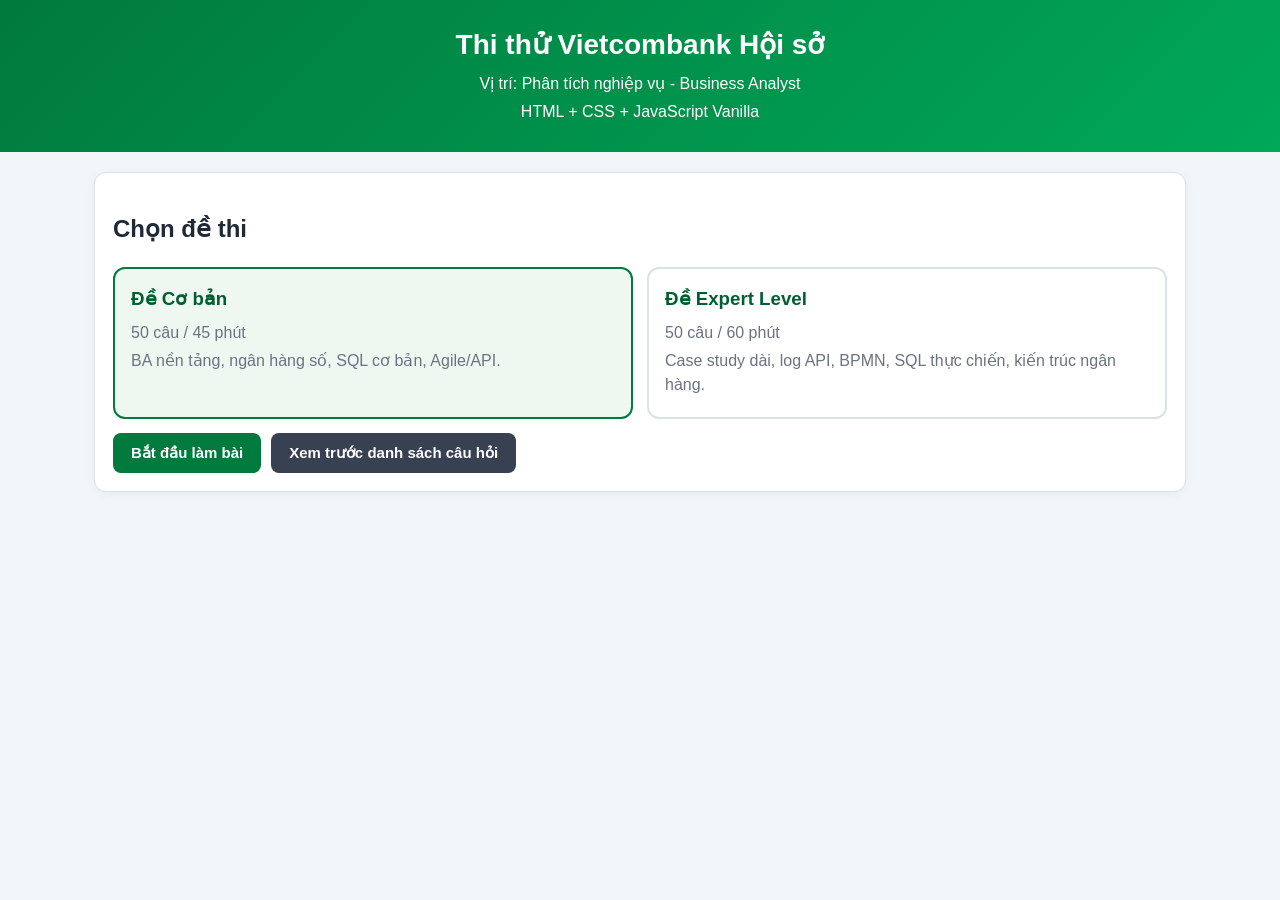
<file: vietcombank/index.html>
<!DOCTYPE html>
<html lang="vi">
<head>
  <meta charset="UTF-8" />
  <meta name="viewport" content="width=device-width, initial-scale=1.0" />
  <title>Thi thử Vietcombank BA - Basic & Expert</title>
  <style>
    :root {
      --vcb-green: #007a3d;
      --vcb-dark: #005f30;
      --bg: #f3f6f8;
      --text: #1f2937;
      --muted: #6b7280;
      --border: #d9e2e7;
      --danger: #c1121f;
      --success: #057a38;
      --warning: #b45309;
      --card: #ffffff;
    }

    * { box-sizing: border-box; }

    body {
      margin: 0;
      font-family: Arial, Helvetica, sans-serif;
      background: var(--bg);
      color: var(--text);
      line-height: 1.5;
    }

    header {
      background: linear-gradient(135deg, var(--vcb-green), #00a859);
      color: white;
      padding: 24px 16px;
      text-align: center;
    }

    header h1 {
      margin: 0 0 6px;
      font-size: 28px;
    }

    header p { margin: 4px 0; }

    .container {
      max-width: 1120px;
      margin: 20px auto;
      padding: 0 14px 40px;
    }

    .panel, .question {
      background: var(--card);
      border: 1px solid var(--border);
      border-radius: 12px;
      box-shadow: 0 2px 10px rgba(0,0,0,0.05);
    }

    .panel {
      padding: 18px;
      margin-bottom: 16px;
    }

    .exam-selector {
      display: grid;
      grid-template-columns: 1fr 1fr;
      gap: 14px;
    }

    .exam-card {
      border: 2px solid var(--border);
      border-radius: 12px;
      padding: 16px;
      cursor: pointer;
      background: white;
      transition: 0.15s;
    }

    .exam-card:hover {
      border-color: var(--vcb-green);
      transform: translateY(-1px);
    }

    .exam-card.active {
      border-color: var(--vcb-green);
      background: #eef8f1;
    }

    .exam-card h3 { margin: 0 0 8px; color: var(--vcb-dark); }
    .exam-card p { margin: 4px 0; color: var(--muted); }

    .actions {
      display: flex;
      flex-wrap: wrap;
      gap: 10px;
      margin-top: 14px;
    }

    button {
      border: none;
      background: var(--vcb-green);
      color: white;
      padding: 11px 18px;
      border-radius: 8px;
      cursor: pointer;
      font-size: 15px;
      font-weight: 600;
    }

    button:hover { background: var(--vcb-dark); }
    button.secondary { background: #374151; }
    button.secondary:hover { background: #111827; }
    button.danger { background: var(--danger); }
    button:disabled { background: #9ca3af; cursor: not-allowed; }

    .top-bar {
      position: sticky;
      top: 0;
      z-index: 20;
      display: none;
      justify-content: space-between;
      align-items: center;
      gap: 12px;
      padding: 12px 14px;
      margin-bottom: 16px;
      background: rgba(255,255,255,0.96);
      border: 1px solid var(--border);
      border-radius: 12px;
      box-shadow: 0 2px 12px rgba(0,0,0,0.08);
    }

    .timer {
      font-size: 22px;
      font-weight: 800;
      color: var(--danger);
    }

    .progress {
      color: var(--muted);
      font-weight: 600;
    }

    .result-box {
      display: none;
      padding: 18px;
      margin-bottom: 16px;
      background: #eef8f1;
      border: 1px solid #8ac99f;
      border-radius: 12px;
      font-size: 18px;
    }

    .question {
      padding: 18px;
      margin-bottom: 14px;
    }

    .question h3 {
      margin: 0 0 10px;
      color: var(--vcb-dark);
      font-size: 18px;
    }

    .case {
      background: #f8fafc;
      border-left: 5px solid var(--vcb-green);
      padding: 12px 14px;
      margin-bottom: 12px;
      border-radius: 8px;
      white-space: pre-wrap;
    }

    .option {
      display: block;
      padding: 8px 10px;
      margin: 7px 0;
      border: 1px solid #e5e7eb;
      border-radius: 8px;
      cursor: pointer;
      background: #fff;
    }

    .option:hover { background: #f9fafb; }
    .option input { margin-right: 8px; }

    .answer {
      display: none;
      margin-top: 10px;
      padding: 10px 12px;
      border-radius: 8px;
      background: #f9fafb;
      border: 1px dashed #cbd5e1;
    }

    .correct { color: var(--success); font-weight: 800; }
    .wrong { color: var(--danger); font-weight: 800; }
    .explain { margin-top: 6px; color: #374151; }

    code, pre {
      font-family: Consolas, Monaco, monospace;
    }

    pre {
      background: #111827;
      color: #e5e7eb;
      padding: 12px;
      overflow-x: auto;
      border-radius: 8px;
      margin: 8px 0;
      font-size: 13px;
      white-space: pre-wrap;
    }

    .hidden { display: none; }

    @media (max-width: 720px) {
      .exam-selector { grid-template-columns: 1fr; }
      .top-bar { align-items: flex-start; flex-direction: column; }
      header h1 { font-size: 22px; }
    }
  </style>
</head>
<body>
<header>
  <h1>Thi thử Vietcombank Hội sở</h1>
  <p>Vị trí: Phân tích nghiệp vụ - Business Analyst</p>
  <p>HTML + CSS + JavaScript Vanilla</p>
</header>

<div class="container">
  <section id="startPanel" class="panel">
    <h2>Chọn đề thi</h2>
    <div class="exam-selector">
      <div id="basicCard" class="exam-card active" onclick="selectExam('basic')">
        <h3>Đề Cơ bản</h3>
        <p>50 câu / 45 phút</p>
        <p>BA nền tảng, ngân hàng số, SQL cơ bản, Agile/API.</p>
      </div>
      <div id="expertCard" class="exam-card" onclick="selectExam('expert')">
        <h3>Đề Expert Level</h3>
        <p>50 câu / 60 phút</p>
        <p>Case study dài, log API, BPMN, SQL thực chiến, kiến trúc ngân hàng.</p>
      </div>
    </div>
    <div class="actions">
      <button onclick="startExam()">Bắt đầu làm bài</button>
      <button class="secondary" onclick="previewExam()">Xem trước danh sách câu hỏi</button>
    </div>
  </section>

  <div id="topBar" class="top-bar">
    <div>
      <div><strong id="currentExamTitle">Đề Cơ bản</strong></div>
      <div class="progress" id="progressText">Đã chọn: 0/50</div>
    </div>
    <div>Thời gian còn lại: <span class="timer" id="timer">45:00</span></div>
    <button class="danger" onclick="submitExam(false)">Nộp bài sớm</button>
  </div>

  <div id="result" class="result-box"></div>
  <form id="quizForm"></form>
</div>

<script>
const basicQuestions = [
  ["Một yêu cầu được mô tả: 'Khách hàng muốn giao dịch nhanh hơn'. Yêu cầu này vi phạm nguyên tắc nào?", ["Feasible", "Traceable", "Testable", "Consistent"], "C", "Yêu cầu chưa có tiêu chí đo lường nên không kiểm thử được."],
  ["Stakeholder yêu cầu: 'Hệ thống phải xử lý giao dịch trong vòng 2 giây'. Đây là loại yêu cầu nào?", ["Functional Requirement", "Business Rule", "Non-functional Requirement", "User Story"], "C", "Đây là yêu cầu hiệu năng, thuộc nhóm phi chức năng."],
  ["Trong RTM, mục đích quan trọng nhất là gì?", ["Quản lý source code", "Theo dõi yêu cầu từ đầu đến cuối vòng đời", "Quản lý nhân sự", "Quản lý sprint"], "B", "RTM liên kết requirement với design, build, test và release."],
  ["Sự khác nhau giữa Exclusive Gateway và Parallel Gateway trong BPMN là gì?", ["Không khác", "Một cái dùng cho điều kiện, một cái cho xử lý song song", "Một cái dùng cho Actor", "Một cái dùng cho Event"], "B", "Exclusive chọn một nhánh theo điều kiện; Parallel chạy các nhánh song song."],
  ["Với yêu cầu 'Cho phép khách hàng chuyển tiền quốc tế', BA cần làm gì đầu tiên?", ["Viết User Story", "Thiết kế DB", "Làm rõ phạm vi nghiệp vụ", "Viết Test Case"], "C", "Cần xác định hành lang pháp lý, loại tiền, hạn mức, kênh, đối tượng, phí, kiểm soát AML."],
  ["As-Is Process chủ yếu dùng để làm gì?", ["Thiết kế giao diện", "Mô tả hiện trạng", "Viết SQL", "Quản lý sprint"], "B", "As-Is mô tả quy trình hiện tại trước khi đề xuất To-Be."],
  ["Kỹ thuật nào hữu ích nhất để xác định nguyên nhân gốc rễ của vấn đề?", ["MoSCoW", "SWOT", "5 Whys", "User Story Mapping"], "C", "5 Whys giúp truy nguyên vấn đề đến root cause."],
  ["Acceptance Criteria nào tốt nhất cho user story: 'As a customer, I want to reset my password via OTP'?", ["OTP phải được gửi", "OTP được gửi qua SMS", "OTP được gửi trong vòng 30 giây và hết hạn sau 5 phút", "OTP được gửi thành công"], "C", "Tiêu chí có thể đo và kiểm thử rõ ràng."],
  ["Khi hai stakeholder đưa ra yêu cầu mâu thuẫn nhau, BA nên làm gì?", ["Chọn yêu cầu của cấp cao hơn", "Chọn yêu cầu dễ triển khai hơn", "Phân tích tác động và tổ chức workshop", "Chuyển cho PM"], "C", "BA cần làm rõ trade-off và hỗ trợ ra quyết định có căn cứ."],
  ["Mô hình nào phù hợp nhất để mô tả luồng dữ liệu giữa các hệ thống?", ["ERD", "Use Case", "Sequence Diagram", "DFD"], "D", "DFD tập trung vào luồng dữ liệu, kho dữ liệu, tác nhân và xử lý."],
  ["Scope creep xảy ra khi nào?", ["Phạm vi dự án bị mở rộng không kiểm soát", "Sprint kết thúc sớm", "Developer nghỉ việc", "Test case bị lỗi"], "A", "Scope creep là mở rộng phạm vi thiếu kiểm soát hoặc thiếu phê duyệt."],
  ["Impact Analysis được dùng để làm gì?", ["Đánh giá tác động của thay đổi yêu cầu", "Đếm số dòng code", "Thiết kế màu giao diện", "Tăng tốc server"], "A", "Dùng để đánh giá tác động lên quy trình, dữ liệu, hệ thống, chi phí, tiến độ, rủi ro."],
  ["Trong MoSCoW, yêu cầu 'Must Have' nghĩa là gì?", ["Có thì tốt", "Không cần làm", "Bắt buộc phải có", "Để phiên bản sau"], "C", "Must Have là yêu cầu tối thiểu để release có giá trị/sử dụng được."],
  ["Exception Flow trong BPMN dùng để mô tả gì?", ["Luồng xử lý ngoại lệ", "Luồng chính", "Cấu trúc database", "Quyền người dùng"], "A", "Exception flow thể hiện các tình huống lỗi, timeout, từ chối, hoàn trả."],
  ["Product Backlog Refinement nhằm mục đích gì?", ["Làm rõ và ưu tiên backlog", "Deploy hệ thống", "Viết source code", "Kiểm thử bảo mật"], "A", "Refinement giúp backlog đủ rõ, ước lượng được và sẵn sàng vào sprint."],
  ["Trong quy trình eKYC, bước nào có rủi ro gian lận cao nhất?", ["Nhập số điện thoại", "OCR giấy tờ", "Face Matching", "Tạo tài khoản"], "C", "Face matching/liveness chịu rủi ro giả mạo khuôn mặt, deepfake, ảnh chụp."],
  ["Một giao dịch chuyển tiền liên ngân hàng thường đi qua luồng nào?", ["Core Banking → ATM", "Core Banking → NAPAS → Ngân hàng nhận", "CRM → Data Warehouse", "LOS → Core Banking"], "B", "Giao dịch liên ngân hàng nội địa thường đi qua hệ thống chuyển mạch/thanh toán trung gian."],
  ["Trong Open Banking, cơ chế phổ biến nhất để cấp quyền truy cập API là gì?", ["Basic Authentication", "OAuth2", "FTP", "LDAP"], "B", "OAuth2 thường dùng cho ủy quyền truy cập API theo phạm vi."],
  ["Khi thiết kế tính năng chuyển tiền, yêu cầu nghiệp vụ quan trọng nào giúp tránh ghi nhận trùng giao dịch?", ["Màu giao diện", "Font chữ", "Idempotency", "Kích thước nút bấm"], "C", "Idempotency giúp cùng một request key không tạo nhiều giao dịch."],
  ["Nếu khách hàng bấm 'Chuyển tiền' hai lần liên tiếp do mạng chậm, hệ thống cần làm gì?", ["Xử lý cả hai", "Báo lỗi chung", "Kiểm tra giao dịch trùng", "Khởi động lại"], "C", "Cần chống double-submit và kiểm tra trùng request/giao dịch."],
  ["Trong Core Banking, CIF là gì?", ["Customer Information File", "Customer Identity Form", "Customer Integration Function", "Central Information Framework"], "A", "CIF lưu thông tin định danh/hồ sơ khách hàng trong ngân hàng."],
  ["Mục tiêu chính của AML System là gì?", ["Marketing", "Fraud Detection", "Chống rửa tiền", "CRM"], "C", "AML phục vụ giám sát, phát hiện, báo cáo giao dịch đáng ngờ liên quan rửa tiền."],
  ["Basel III bổ sung nổi bật nội dung nào so với Basel II?", ["Marketing", "Liquidity Risk", "CRM", "eKYC"], "B", "Basel III nhấn mạnh thanh khoản và chất lượng vốn."],
  ["KPI nào phản ánh mức độ gắn bó của khách hàng với ngân hàng số?", ["MAU", "CPU", "TPS", "RAM"], "A", "MAU phản ánh số người dùng hoạt động hàng tháng."],
  ["CASA tăng thường giúp ngân hàng đạt lợi ích nào?", ["Tăng chi phí vốn", "Giảm chi phí vốn", "Giảm số lượng khách hàng", "Tăng nợ xấu trực tiếp"], "B", "CASA thường là nguồn vốn chi phí thấp."],
  ["Trong Customer Journey, điểm chạm là gì?", ["Một bảng dữ liệu", "Một lần khách hàng tương tác với ngân hàng", "Một loại tài sản", "Một chỉ số thanh khoản"], "B", "Touchpoint là điểm tương tác giữa khách hàng và ngân hàng."],
  ["Omnichannel khác Multichannel chủ yếu ở điểm nào?", ["Có nhiều kênh hơn", "Các kênh được tích hợp trải nghiệm liền mạch", "Chỉ dùng mobile app", "Không cần dữ liệu khách hàng"], "B", "Omnichannel nhấn mạnh tính liên thông và nhất quán giữa các kênh."],
  ["Trong hệ thống ngân hàng số, fraud monitoring nên hoạt động như thế nào?", ["Chỉ kiểm tra cuối ngày", "Theo dõi và cảnh báo gần thời gian thực", "Chỉ dùng báo cáo Excel", "Không cần lưu lịch sử"], "B", "Gian lận cần phát hiện sớm để chặn/giảm thiệt hại."],
  ["LOS trong ngân hàng thường là hệ thống gì?", ["Loan Origination System", "Local Operation Server", "Ledger Online Service", "Liquidity Optimization System"], "A", "LOS quản lý quy trình khởi tạo khoản vay."],
  ["KYC là quy trình nhằm mục đích chính nào?", ["Xác minh và hiểu khách hàng", "Tăng quảng cáo", "Thiết kế app", "Tối ưu màu sắc giao diện"], "A", "KYC phục vụ định danh, hiểu khách hàng và quản trị rủi ro."],
  ["Cho bảng ACCOUNT có 3 dòng. SELECT COUNT(*) FROM ACCOUNT trả về kết quả nào?", ["2", "3", "4", "5"], "B", "COUNT(*) đếm số dòng trong bảng."],
  ["Với bảng ACCOUNT có CustomerID 1 xuất hiện 2 lần, CustomerID 2 xuất hiện 1 lần. Khách hàng nào có nhiều tài khoản nhất?", ["1", "2", "3", "Không xác định"], "A", "CustomerID=1 có 2 tài khoản."],
  ["LEFT JOIN khác INNER JOIN ở điểm nào?", ["Nó luôn nhanh hơn", "Trả thêm dữ liệu bên trái không khớp", "Không cần khóa", "Không cần index"], "B", "LEFT JOIN giữ tất cả dòng bảng trái, kể cả khi không có match."],
  ["SQL nào thường dùng để tìm khách hàng chưa có tài khoản?", ["INNER JOIN", "LEFT JOIN ... WHERE AccountID IS NULL", "RIGHT JOIN", "GROUP BY"], "B", "Anti-join phổ biến: LEFT JOIN rồi lọc bản ghi không match."],
  ["Dashboard hiển thị Active Users giảm nhưng số giao dịch tăng. Nhận định hợp lý nhất là gì?", ["Dữ liệu chắc chắn sai", "Người dùng ít hơn nhưng giao dịch nhiều hơn", "Hệ thống chắc chắn lỗi", "Không thể phân tích"], "B", "Có thể nhóm người dùng còn lại giao dịch thường xuyên hơn."],
  ["Window Function trong SQL thường dùng để làm gì?", ["Xóa dữ liệu", "Tính toán trên một tập dòng liên quan mà không gộp mất chi tiết", "Tạo giao diện", "Mã hóa mật khẩu"], "B", "Window function giữ chi tiết từng dòng trong khi tính rank, running total, moving average."],
  ["Index trong database giúp ích chủ yếu cho việc gì?", ["Tăng tốc truy vấn", "Tự động sửa dữ liệu sai", "Tăng kích thước bảng", "Thay thế khóa chính"], "A", "Index tăng tốc tìm kiếm/lọc/join nhưng có chi phí ghi."],
  ["Data Warehouse thường dùng cho mục đích nào?", ["Xử lý giao dịch realtime", "Lưu trữ và phân tích dữ liệu tổng hợp", "Gửi OTP", "Quản lý session người dùng"], "B", "DWH phục vụ báo cáo, BI, phân tích."],
  ["ETL là viết tắt của gì?", ["Extract - Transform - Load", "Export - Transfer - Link", "Evaluate - Test - Launch", "Entry - Type - List"], "A", "ETL là quy trình trích xuất, biến đổi, nạp dữ liệu."],
  ["KPI nào phù hợp để đánh giá hiệu quả phễu mở tài khoản online?", ["Conversion Rate", "CPU Usage", "RAM Usage", "IP Address"], "A", "Conversion Rate đo tỷ lệ hoàn tất qua các bước funnel."],
  ["REST API trả về { status: 'SUCCESS', data: null }. Ý nghĩa phù hợp nhất là gì?", ["Thành công nhưng không có dữ liệu", "Lỗi hệ thống", "Timeout", "Không xác định"], "A", "Status success cho biết request xử lý thành công; data null có thể là không có payload."],
  ["HTTP Status 429 nghĩa là gì?", ["Unauthorized", "Too Many Requests", "Not Found", "Timeout"], "B", "429 phản ánh bị giới hạn tần suất request."],
  ["Trong microservices, API Gateway dùng để làm gì?", ["Lưu dữ liệu", "Định tuyến và kiểm soát truy cập", "Tạo database", "Chạy batch job"], "B", "API Gateway làm routing, auth, throttling, logging, transformation tùy kiến trúc."],
  ["Trong Agile, Velocity dùng để đo gì?", ["Hiệu năng server", "Tốc độ hoàn thành công việc của team", "TPS", "Số bug"], "B", "Velocity thường tính bằng story points hoàn thành mỗi sprint."],
  ["Sprint Goal bị thay đổi giữa Sprint. Điều nào đúng nhất?", ["Luôn cấm tuyệt đối", "Có thể điều chỉnh khi PO và Team thống nhất", "Scrum Master tự quyết định", "Dev tự quyết định"], "B", "Scrum cho phép thích nghi nhưng cần PO và Developers thống nhất về mục tiêu/scope."],
  ["Sequence Diagram phù hợp nhất để mô tả gì?", ["Mô hình hóa dữ liệu", "Tương tác giữa các thành phần theo thời gian", "Thiết kế UI", "Mô tả tổ chức"], "B", "Sequence diagram thể hiện message theo trục thời gian."],
  ["Nếu một giao dịch cần gọi Core Banking, AML, Notification theo thứ tự, loại diagram phù hợp nhất là gì?", ["ERD", "BPMN", "Sequence Diagram", "Wireframe"], "C", "Cần mô tả thứ tự gọi hệ thống, request/response và exception."],
  ["Trong kiến trúc Event-driven, Kafka thường được dùng để làm gì?", ["Authentication", "Message Streaming", "Database", "Cache"], "B", "Kafka dùng cho streaming/event log/pub-sub."],
  ["Khi hệ thống Mobile Banking bị chậm đột ngột, BA nên làm gì đầu tiên?", ["Yêu cầu Dev sửa ngay", "Thu thập dữ liệu và xác định phạm vi ảnh hưởng", "Rollback ngay", "Thông báo khách hàng ngay"], "B", "BA cần làm rõ triệu chứng, phạm vi, kênh, nhóm khách, thời điểm, dữ liệu đo."],
  ["Một BA tại Vietcombank Hội sở được giao dự án 'Mở tài khoản online'. Deliverable quan trọng nhất là gì?", ["Source Code", "Test Script", "Bộ yêu cầu nghiệp vụ đầy đủ và có thể kiểm thử", "Kế hoạch truyền thông"], "C", "BA chịu trách nhiệm làm rõ yêu cầu đủ để build/test/accept."]
].map((x, i) => ({ id: i+1, q: x[0], options: x[1], answer: x[2], explain: x[3] }));

const expertQuestions = [
  {
    q: "Case eKYC: Trong luồng mở tài khoản online, khách hàng hoàn thành OCR giấy tờ, face matching thành công, nhưng khi submit tạo CIF thì Core Banking trả lỗi CUSTOMER_DUPLICATED. Quyết định nghiệp vụ phù hợp nhất là gì?",
    caseText: "Bối cảnh:\n- OCR: SUCCESS, confidence 0.94\n- Face matching: PASS, score 0.87\n- Core response: CUSTOMER_DUPLICATED by national_id\n- Khách hàng chưa có tài khoản thanh toán active nhưng đã có CIF từ sản phẩm thẻ cũ.\nYêu cầu: giảm drop-off nhưng vẫn kiểm soát rủi ro.",
    options: ["Tạo CIF mới để không gián đoạn trải nghiệm", "Dừng quy trình và yêu cầu khách ra quầy", "Map hồ sơ eKYC vào CIF hiện hữu, tiếp tục bước mở tài khoản nếu thông tin định danh khớp rule", "Bỏ qua lỗi Core và retry đến khi thành công"],
    answer: "C",
    explain: "Không nên tạo CIF trùng. BA cần đề xuất luồng match/merge hoặc reuse CIF hiện hữu theo rule định danh và trạng thái khách hàng."
  },
  {
    q: "Đọc log API: Nguyên nhân hợp lý nhất khiến giao dịch không được ghi nhận thành công là gì?",
    caseText: "POST /transfer\nx-idempotency-key: TRX-9981\nHTTP 504 Gateway Timeout\n\nSau 3 giây, client retry cùng payload nhưng tạo key mới:\nx-idempotency-key: TRX-9982\nCore Banking log:\nTRX-9981: DEBIT_SUCCESS, CREDIT_PENDING\nTRX-9982: DEBIT_REJECTED_DUPLICATE_AMOUNT_WINDOW",
    options: ["Hệ thống xử lý đúng hoàn toàn, không cần yêu cầu mới", "Client retry sai idempotency key dẫn đến khó đối soát trạng thái giao dịch ban đầu", "Core Banking không hỗ trợ timeout", "Gateway phải tự tạo lại giao dịch thứ hai"],
    answer: "B",
    explain: "Retry phải dùng cùng idempotency key/correlation ID để truy vấn trạng thái giao dịch ban đầu thay vì tạo request logic mới."
  },
  {
    q: "Trong BPMN cho quy trình phê duyệt khoản vay, khi bước thẩm định tài sản và kiểm tra CIC có thể thực hiện đồng thời, gateway nào phù hợp để tách luồng?",
    caseText: "Quy trình To-Be:\n1. Nhận hồ sơ vay\n2. Thực hiện song song: kiểm tra CIC và thẩm định tài sản\n3. Chỉ khi cả hai hoàn thành mới chuyển sang bước chấm điểm tín dụng",
    options: ["Exclusive Gateway", "Parallel Gateway", "Event-based Gateway", "Inclusive Gateway"],
    answer: "B",
    explain: "Parallel Gateway dùng để fork/join các nhánh bắt buộc chạy song song."
  },
  {
    q: "Trong cùng quy trình, nếu khoản vay tín chấp thì bỏ qua thẩm định tài sản, còn khoản vay thế chấp thì bắt buộc thẩm định tài sản. Gateway phù hợp nhất là gì?",
    caseText: "Rule:\n- LoanType = Unsecured: chỉ kiểm tra CIC\n- LoanType = Secured: kiểm tra CIC + thẩm định tài sản",
    options: ["Exclusive Gateway", "Parallel Gateway", "Timer Event", "End Event"],
    answer: "A",
    explain: "Exclusive Gateway chọn một nhánh theo điều kiện nghiệp vụ."
  },
  {
    q: "SQL thực chiến: Câu SQL nào tìm khách hàng có từ 3 giao dịch chuyển tiền thất bại trở lên trong 10 phút?",
    caseText: "Bảng TRANSFER_LOG(customer_id, trans_time, status). Giả sử dùng PostgreSQL.",
    options: [
      "SELECT customer_id FROM transfer_log WHERE status='FAILED' GROUP BY customer_id HAVING COUNT(*) >= 3",
      "Dùng window function COUNT(*) OVER(PARTITION BY customer_id ORDER BY trans_time RANGE BETWEEN INTERVAL '10 minutes' PRECEDING AND CURRENT ROW) và lọc failed_count >= 3",
      "SELECT * FROM transfer_log WHERE status='FAILED' LIMIT 3",
      "GROUP BY status HAVING COUNT(customer_id) >= 3"
    ],
    answer: "B",
    explain: "Điều kiện 'trong 10 phút' cần cửa sổ thời gian trượt, không chỉ GROUP BY tổng toàn bộ."
  },
  {
    q: "Kiến trúc ngân hàng: Với giao dịch chuyển tiền, pattern nào phù hợp nhất để đảm bảo trạng thái eventual consistency giữa Core, Notification và Loyalty?",
    caseText: "Core phải ghi nhận giao dịch trước. Notification và Loyalty là hệ thống phụ trợ, có thể xử lý bất đồng bộ. Không muốn Core phụ thuộc trực tiếp vào downtime của Notification.",
    options: ["Synchronous chained call bắt buộc tất cả thành công", "Event-driven publish TransferCompleted event sau khi Core commit", "Ghi trực tiếp vào database của Notification", "Gọi Notification trước rồi mới debit Core"],
    answer: "B",
    explain: "Event-driven giúp tách phụ thuộc, tăng resilience và hỗ trợ eventual consistency."
  },
  {
    q: "API Design: Endpoint nào phù hợp nhất để tra cứu trạng thái giao dịch theo correlationId/idempotencyKey sau timeout?",
    caseText: "Client đã gửi request chuyển tiền nhưng nhận HTTP 504. Không biết giao dịch đã debit hay chưa.",
    options: ["POST /transfer/retry-with-new-id", "GET /transfers/status?correlationId=...", "DELETE /transfer", "POST /login"],
    answer: "B",
    explain: "Sau timeout cần endpoint truy vấn trạng thái theo correlation/canonical transaction reference."
  },
  {
    q: "BA nhận yêu cầu 'dashboard giao dịch realtime'. Câu hỏi làm rõ quan trọng nhất là gì?",
    caseText: "Sponsor nói: 'Tôi muốn realtime để giám sát giao dịch toàn hệ thống'.",
    options: ["Dùng màu gì cho dashboard?", "Realtime nghĩa là độ trễ chấp nhận được bao nhiêu giây/phút và mục tiêu ra quyết định là gì?", "Có xuất Excel không?", "Tên dashboard là gì?"],
    answer: "B",
    explain: "Realtime là khái niệm mơ hồ; cần SLA latency và use case ra quyết định."
  },
  {
    q: "Log API dưới đây cho thấy vấn đề nào cần BA ghi nhận thành yêu cầu phi chức năng?",
    caseText: "10:00:01 POST /ekyc/verify 200 1800ms\n10:00:02 POST /ekyc/verify 200 2200ms\n10:00:03 POST /ekyc/verify 429 30ms\n10:00:04 POST /ekyc/verify 429 25ms\nMessage: rate limit exceeded",
    options: ["Yêu cầu màu giao diện", "Yêu cầu về rate limit, quota, thông báo lỗi và cơ chế retry/backoff", "Yêu cầu tạo thêm bảng customer", "Yêu cầu đổi tên API"],
    answer: "B",
    explain: "429 liên quan quota/rate limit; BA cần đặc tả hành vi client, thông báo và retry policy."
  },
  {
    q: "Trong dự án tích hợp Open API với đối tác fintech, artefact nào quan trọng nhất để giảm sai lệch khi kiểm thử tích hợp?",
    caseText: "Hai bên thường hiểu khác nhau về mã lỗi, timeout, retry, webhook và mapping trường dữ liệu.",
    options: ["Logo guideline", "API contract/OpenAPI spec kèm error code, schema, sample request/response và sequence", "Biên bản họp tổng quát", "Danh sách thành viên dự án"],
    answer: "B",
    explain: "API contract là nguồn thống nhất để dev/test/partner kiểm thử tích hợp."
  },
  {
    q: "SQL: Với bảng ACCOUNT(customer_id, account_id, status, opened_date), yêu cầu lấy tài khoản active mới nhất của mỗi khách hàng. Cách đúng nhất là gì?",
    caseText: "Một khách hàng có thể có nhiều tài khoản ACTIVE/INACTIVE.",
    options: [
      "SELECT * FROM account WHERE status='ACTIVE' GROUP BY customer_id",
      "Dùng ROW_NUMBER() OVER(PARTITION BY customer_id ORDER BY opened_date DESC) và lọc rn=1",
      "SELECT DISTINCT customer_id, account_id FROM account",
      "SELECT MAX(opened_date), account_id FROM account"
    ],
    answer: "B",
    explain: "Cần chọn cả dòng tương ứng với ngày mới nhất; window function là cách rõ ràng."
  },
  {
    q: "Trong quy trình xử lý giao dịch nghi ngờ AML, nguyên tắc thiết kế nào phù hợp nhất?",
    caseText: "Nếu giao dịch bị rule AML đánh dấu high-risk, hệ thống không được thông báo chi tiết rule cho khách hàng nhưng phải đảm bảo truy vết cho bộ phận tuân thủ.",
    options: ["Hiển thị toàn bộ rule AML cho khách để minh bạch", "Trả thông báo chung cho khách, lưu audit trail chi tiết cho compliance", "Bỏ qua AML để tăng trải nghiệm", "Chỉ ghi log ở frontend"],
    answer: "B",
    explain: "Cần cân bằng trải nghiệm, bảo mật rule và yêu cầu tuân thủ/audit."
  },
  {
    q: "Khi thiết kế requirement cho OTP, tập yêu cầu nào đầy đủ nhất?",
    caseText: "Tính năng xác thực chuyển tiền bằng OTP.",
    options: [
      "OTP gồm 6 số",
      "OTP 6 số, TTL, số lần nhập sai tối đa, resend interval, kênh gửi, masking, lock rule, audit log",
      "OTP gửi qua SMS",
      "OTP phải nhanh"
    ],
    answer: "B",
    explain: "OTP cần nhiều rule nghiệp vụ và bảo mật, không chỉ độ dài mã."
  },
  {
    q: "Đọc lỗi tích hợp: HTTP 200 nhưng body có businessCode='LIMIT_EXCEEDED'. BA nên đặc tả điều gì?",
    caseText: "Response:\nHTTP 200\n{\"status\":\"FAILED\",\"businessCode\":\"LIMIT_EXCEEDED\",\"message\":\"Daily transfer limit exceeded\"}",
    options: ["Chỉ dựa vào HTTP status", "Phân biệt transport status và business status; mapping businessCode sang thông báo/luồng xử lý", "Coi mọi HTTP 200 là thành công", "Yêu cầu server luôn trả HTTP 500"],
    answer: "B",
    explain: "Nhiều hệ thống legacy dùng HTTP 200 cho lỗi nghiệp vụ; contract phải nêu rõ mapping."
  },
  {
    q: "BA cần mô tả 'khách hàng nhập số tiền, hệ thống kiểm tra hạn mức, nếu vượt hạn mức thì từ chối, nếu hợp lệ thì gọi Core'. Artefact nào phù hợp nhất để mô tả nghiệp vụ end-to-end?",
    caseText: "Mục tiêu là giúp business, dev, tester cùng hiểu luồng chính và luồng ngoại lệ.",
    options: ["BPMN", "ERD", "Data Dictionary בלבד", "Sitemap"],
    answer: "A",
    explain: "BPMN tốt cho quy trình nghiệp vụ có điều kiện và exception."
  },
  {
    q: "Trong microservices, anti-pattern nào BA/SA cần tránh khi đặc tả tích hợp?",
    caseText: "Service A cần hiển thị lịch sử giao dịch của khách hàng. Đội A đề xuất đọc trực tiếp bảng giao dịch của Service B để nhanh hơn.",
    options: ["Database-per-service", "API contract rõ ràng", "Shared database giữa service làm phá vỡ boundary", "Event publishing"],
    answer: "C",
    explain: "Đọc trực tiếp database của service khác làm coupling cao và khó thay đổi schema."
  },
  {
    q: "Trong phân tích yêu cầu dữ liệu cho báo cáo CASA, định nghĩa nào cần chốt đầu tiên?",
    caseText: "Các phòng ban tranh luận CASA gồm những loại tài khoản nào và lấy số dư thời điểm nào.",
    options: ["Font báo cáo", "Business definition và data lineage của CASA", "Tên file Excel", "Màu biểu đồ"],
    answer: "B",
    explain: "Chỉ số quản trị cần định nghĩa nghiệp vụ và nguồn dữ liệu thống nhất trước."
  },
  {
    q: "SQL: Vì sao COUNT(*) sau JOIN có thể làm phóng đại số lượng khách hàng?",
    caseText: "CUSTOMER 1-n ACCOUNT, ACCOUNT 1-n TRANSACTION. Báo cáo join cả 3 bảng rồi COUNT(customer_id).",
    options: ["Vì JOIN luôn sai", "Vì quan hệ 1-n làm nhân bản dòng customer theo account/transaction", "Vì COUNT không chạy với JOIN", "Vì customer_id là text"],
    answer: "B",
    explain: "Phải dùng COUNT(DISTINCT customer_id) hoặc aggregate theo grain phù hợp."
  },
  {
    q: "Trong thiết kế Data Warehouse, khái niệm 'grain' của fact table là gì?",
    caseText: "Fact giao dịch có thể lưu ở mức mỗi giao dịch, mỗi ngày mỗi khách hàng, hoặc mỗi ngày mỗi tài khoản.",
    options: ["Màu bảng", "Mức độ chi tiết của một dòng dữ liệu trong fact table", "Tên schema", "Loại index"],
    answer: "B",
    explain: "Grain quyết định ý nghĩa mỗi dòng và cách aggregate."
  },
  {
    q: "Case Mobile Banking: Tỷ lệ drop-off tăng mạnh ở bước chụp giấy tờ sau khi release. BA nên ưu tiên dữ liệu nào?",
    caseText: "Release mới thay đổi SDK camera. Complaints tăng nhưng chưa rõ nguyên nhân.",
    options: ["Số lượng nhân viên dự án", "Funnel theo thiết bị/OS/app version/error code/thời điểm", "Logo trên màn hình", "Danh sách toàn bộ user"],
    answer: "B",
    explain: "Cần segment funnel theo phiên bản và môi trường để khoanh vùng lỗi."
  },
  {
    q: "Khi yêu cầu 'hệ thống phải bảo mật' được đưa vào BRD, BA nên xử lý thế nào?",
    caseText: "Business Owner chỉ viết một dòng: 'App cần bảo mật cao'.",
    options: ["Giữ nguyên vì dễ hiểu", "Chuyển thành NFR cụ thể: MFA, encryption, session timeout, audit, masking, phân quyền, tiêu chuẩn kiểm thử", "Xóa yêu cầu", "Chuyển hết cho tester"],
    answer: "B",
    explain: "NFR phải cụ thể, đo được, kiểm thử được."
  },
  {
    q: "Trong UAT, người dùng báo 'tính phí sai' nhưng không nêu case. BA cần yêu cầu thông tin tối thiểu nào?",
    caseText: "Tính phí chuyển tiền phụ thuộc kênh, loại khách hàng, hạn mức, ngân hàng nhận, thời điểm và biểu phí.",
    options: ["Ảnh đại diện khách hàng", "Input giao dịch, loại khách, biểu phí kỳ vọng, kết quả thực tế, thời điểm, mã giao dịch", "Tên tester", "Màu màn hình"],
    answer: "B",
    explain: "Bug nghiệp vụ cần dữ liệu tái hiện và expected result theo rule."
  },
  {
    q: "API webhook từ đối tác gửi trùng cùng eventId do retry. Hệ thống nhận webhook cần yêu cầu nào?",
    caseText: "Partner retry khi không nhận HTTP 2xx. Có thể gửi cùng eventId nhiều lần.",
    options: ["Xử lý trùng idempotent theo eventId", "Tạo bản ghi mới mỗi lần nhận", "Chặn toàn bộ webhook retry", "Không lưu log"],
    answer: "A",
    explain: "Webhook consumer phải idempotent vì retry là hành vi bình thường."
  },
  {
    q: "Trong quy trình giải ngân, nếu Core debit tài khoản nguồn thành công nhưng hệ thống LOS timeout chưa cập nhật trạng thái, thiết kế nào giảm rủi ro lệch trạng thái?",
    caseText: "Yêu cầu: không được giải ngân hai lần, phải đối soát tự động.",
    options: ["Cho phép người dùng bấm lại giải ngân với request mới", "Dùng transaction reference duy nhất, trạng thái trung gian, job reconciliation và truy vấn trạng thái Core", "Xóa hồ sơ vay", "Cập nhật thủ công không cần log"],
    answer: "B",
    explain: "Cần reference duy nhất, state machine và reconciliation."
  },
  {
    q: "Trong state machine của giao dịch chuyển tiền, trạng thái nào phù hợp sau khi debit thành công nhưng credit ngân hàng nhận chưa xác nhận?",
    caseText: "Giao dịch liên ngân hàng qua switch, response cuối có thể đến muộn.",
    options: ["SUCCESS", "FAILED", "PENDING/PROCESSING", "CANCELLED_BY_USER"],
    answer: "C",
    explain: "Chưa có kết quả cuối nên phải dùng trạng thái trung gian."
  },
  {
    q: "BA cần phân tích tích hợp với Core Banking legacy chỉ hỗ trợ batch cuối ngày. Điều chỉnh kỳ vọng nào quan trọng nhất?",
    caseText: "Business muốn báo cáo số dư realtime cho sản phẩm mới nhưng Core chỉ xuất file batch 23:00.",
    options: ["Cam kết realtime bất chấp Core", "Làm rõ freshness/SLA dữ liệu và đề xuất nguồn dữ liệu thay thế nếu cần realtime", "Bỏ báo cáo", "Đổi màu dashboard"],
    answer: "B",
    explain: "Cần chốt độ tươi dữ liệu và ràng buộc nguồn."
  },
  {
    q: "SQL: Query báo cáo chậm do WHERE DATE(created_at)=CURRENT_DATE. Nguyên nhân phổ biến là gì?",
    caseText: "created_at có index. Bảng giao dịch 200 triệu dòng.",
    options: ["Dùng hàm trên cột có thể làm giảm khả năng dùng index", "CURRENT_DATE không hợp lệ", "WHERE luôn chậm", "Index không dùng cho timestamp"],
    answer: "A",
    explain: "Nên dùng range: created_at >= today and created_at < tomorrow."
  },
  {
    q: "Trong API error design, mã lỗi nào nên ổn định cho client xử lý logic?",
    caseText: "Message hiển thị có thể thay đổi theo ngôn ngữ, nhưng mobile app cần biết lỗi vượt hạn mức để dẫn khách nâng hạn mức.",
    options: ["message text", "business error code cố định", "thứ tự field trong JSON", "HTTP reason phrase"],
    answer: "B",
    explain: "Client nên dựa vào error code ổn định, không dựa vào text."
  },
  {
    q: "Trong BPMN, boundary timer event gắn với bước 'Chờ phê duyệt' thường dùng để mô tả gì?",
    caseText: "Nếu sau 24 giờ hồ sơ chưa được phê duyệt thì tự động escalation cho trưởng nhóm.",
    options: ["Luồng timeout/escalation", "Luồng dữ liệu", "Database key", "Vai trò actor"],
    answer: "A",
    explain: "Boundary timer event mô tả sự kiện thời gian phát sinh khi activity chưa hoàn tất."
  },
  {
    q: "Với requirement 'tự động phân loại giao dịch nghi ngờ gian lận bằng AI', BA cần bổ sung yêu cầu nào ngoài functional flow?",
    caseText: "Mô hình AI trả về risk_score 0-1. Business sẽ quyết định chặn, cảnh báo hay cho qua.",
    options: ["Màu nút AI", "Threshold, explainability, monitoring drift, false positive handling, human review, audit", "Chỉ yêu cầu model accuracy 100%", "Không cần kiểm thử"],
    answer: "B",
    explain: "AI trong ngân hàng cần kiểm soát mô hình, giải thích, giám sát, ngoại lệ và audit."
  },
  {
    q: "Yêu cầu nào thể hiện đúng nhất nguyên tắc least privilege?",
    caseText: "Màn hình quản trị hạn mức giao dịch có các vai trò Maker, Checker, Admin.",
    options: ["Tất cả user đều có quyền sửa hạn mức", "Chỉ cấp quyền tối thiểu theo vai trò; thao tác nhạy cảm cần maker-checker", "Ẩn menu là đủ bảo mật", "Dùng chung tài khoản admin"],
    answer: "B",
    explain: "Least privilege và maker-checker là kiểm soát quan trọng trong ngân hàng."
  },
  {
    q: "Khi phân tích API pagination cho lịch sử giao dịch, yêu cầu nào quan trọng nhất?",
    caseText: "Khách hàng có thể có hàng chục nghìn giao dịch. Mobile cần tải nhanh và không thiếu/trùng dữ liệu khi có giao dịch mới phát sinh.",
    options: ["Chỉ trả tất cả dữ liệu một lần", "Đặc tả limit, cursor/page token, sort order ổn định, total/hasMore và behavior khi dữ liệu thay đổi", "Không cần phân trang", "Dùng ảnh chụp màn hình"],
    answer: "B",
    explain: "Pagination cần contract rõ để tránh mất/trùng dữ liệu và đảm bảo hiệu năng."
  },
  {
    q: "Trong dự án migration Core Banking, reconciliation dùng để làm gì?",
    caseText: "Dữ liệu tài khoản, số dư, lãi dự thu được chuyển từ hệ thống cũ sang hệ thống mới.",
    options: ["Trang trí dashboard", "Đối chiếu dữ liệu trước/sau migration theo rule để phát hiện sai lệch", "Tạo user story", "Gửi email marketing"],
    answer: "B",
    explain: "Migration bắt buộc đối soát dữ liệu theo tổng, chi tiết và rule nghiệp vụ."
  },
  {
    q: "BA thấy requirement 'hỗ trợ 10.000 TPS' trong dự án mở tài khoản online. Phản ứng tốt nhất là gì?",
    caseText: "Sản phẩm dự kiến 50.000 hồ sơ/ngày, peak campaign có thể tăng.",
    options: ["Chấp nhận ngay", "Làm rõ workload model, peak, concurrency, SLA, endpoint scope và căn cứ kinh doanh", "Xóa vì BA không quan tâm kỹ thuật", "Đổi thành 100 TPS tùy ý"],
    answer: "B",
    explain: "NFR hiệu năng cần căn cứ workload và phạm vi đo."
  },
  {
    q: "Case audit log: Trường nào KHÔNG nên lưu dạng plain text trong audit log?",
    caseText: "Audit log cần phục vụ tra soát giao dịch, điều tra gian lận và tuân thủ.",
    options: ["transaction_id", "timestamp", "full OTP/password/PIN", "actor_id"],
    answer: "C",
    explain: "Thông tin xác thực nhạy cảm không được lưu plain text."
  },
  {
    q: "Trong requirement cho export dữ liệu khách hàng, kiểm soát nào quan trọng nhất?",
    caseText: "Người dùng nội bộ muốn export danh sách khách VIP ra Excel.",
    options: ["Cho export không giới hạn", "Phân quyền, masking, watermark, approval, audit trail, giới hạn trường dữ liệu", "Chỉ đổi tên file", "Không cần log vì là nội bộ"],
    answer: "B",
    explain: "Dữ liệu khách hàng nhạy cảm cần kiểm soát truy cập và truy vết."
  },
  {
    q: "Đọc log: Vấn đề chính là gì?",
    caseText: "correlationId=abc123\nAPI Gateway: 200 OK in 120ms\nTransfer Service: status=PROCESSING\nCore Adapter: timeout after 3000ms\nNotification: sent 'Transfer successful' to customer",
    options: ["Thông báo thành công được gửi khi trạng thái giao dịch chưa chắc chắn", "Gateway quá nhanh", "CorrelationId không cần thiết", "Core Adapter không dùng JSON"],
    answer: "A",
    explain: "Không được gửi thông báo success khi giao dịch mới PROCESSING do Core timeout."
  },
  {
    q: "Một yêu cầu nghiệp vụ nói 'khách hàng VIP được miễn phí chuyển tiền'. Câu hỏi làm rõ nào quan trọng nhất?",
    caseText: "Ngân hàng có nhiều phân hạng khách hàng và nhiều loại phí.",
    options: ["VIP màu gì?", "VIP được xác định tại thời điểm nào, theo hệ thống nào, miễn loại phí nào, có hiệu lực bao lâu, có ngoại lệ không?", "Ai thiết kế icon?", "Có cần animation không?"],
    answer: "B",
    explain: "Rule miễn phí cần định nghĩa đối tượng, nguồn, thời điểm, phạm vi và ngoại lệ."
  },
  {
    q: "Trong thiết kế batch job tính lãi cuối ngày, yêu cầu nào là quan trọng nhất?",
    caseText: "Job chạy sau cut-off, cập nhật lãi dự thu cho hàng triệu tài khoản.",
    options: ["Tên job đẹp", "Cut-off time, retry, restartability, idempotency, reconciliation, alerting", "Chỉ cần chạy nhanh", "Không cần log"],
    answer: "B",
    explain: "Batch banking cần kiểm soát cut-off, chạy lại an toàn và đối soát."
  },
  {
    q: "Trong context ngân hàng, maker-checker pattern dùng để làm gì?",
    caseText: "Áp dụng cho thay đổi hạn mức, duyệt giao dịch giá trị lớn, cập nhật thông tin nhạy cảm.",
    options: ["Tăng số màn hình", "Tách người tạo và người phê duyệt để giảm rủi ro thao tác/gian lận", "Tăng tốc truy vấn SQL", "Thay thế OTP"],
    answer: "B",
    explain: "Maker-checker là kiểm soát 4 mắt phổ biến."
  },
  {
    q: "Khi xây dựng data dictionary cho API chuyển tiền, trường nào cần đặc tả kỹ nhất?",
    caseText: "Các hệ thống khác nhau dùng định dạng tiền tệ, mã ngân hàng và số tài khoản khác nhau.",
    options: ["Tên biến tùy dev", "Kiểu dữ liệu, bắt buộc/không, format, length, precision, enum, validation, masking", "Màu JSON", "Thứ tự câu hỏi khảo sát"],
    answer: "B",
    explain: "Data dictionary phải đủ để dev/test/partner validate chính xác."
  },
  {
    q: "Trong phân tích lỗi 'giao dịch bị treo', artefact nào giúp nhất để thống nhất giữa BA, Dev, Ops?",
    caseText: "Giao dịch có thể ở INITIATED, OTP_VERIFIED, DEBITED, SWITCH_PENDING, COMPLETED, REVERSED.",
    options: ["State transition diagram kèm rule chuyển trạng thái", "Logo hệ thống", "Meeting agenda", "CV của team"],
    answer: "A",
    explain: "State machine giúp rõ trạng thái hợp lệ, event chuyển trạng thái và xử lý treo."
  },
  {
    q: "Yêu cầu nào tốt nhất cho observability trong tích hợp liên hệ thống?",
    caseText: "Một giao dịch đi qua Mobile App, API Gateway, Transfer Service, Core Adapter, NAPAS Adapter.",
    options: ["Mỗi hệ thống tự log tùy ý", "Correlation ID xuyên suốt, structured log, metric, trace, alert theo SLA", "Chỉ log lỗi cuối cùng", "Không log để tiết kiệm dung lượng"],
    answer: "B",
    explain: "Observability cần correlation end-to-end để tra soát và vận hành."
  },
  {
    q: "Trong Agile, BA nên xử lý thế nào khi user story quá lớn và chứa nhiều exception?",
    caseText: "Story 'Khách hàng thực hiện chuyển tiền' gồm: trong/ngoài hệ thống, liên ngân hàng, QR, lịch chuyển tiền, hạn mức, phí, OTP, AML, reversal.",
    options: ["Đưa nguyên story vào sprint", "Split theo journey/rule có giá trị độc lập và acceptance criteria rõ", "Xóa exception", "Chuyển hết cho tester"],
    answer: "B",
    explain: "Story cần đủ nhỏ, testable và có value; exception phức tạp nên tách hợp lý."
  },
  {
    q: "Khi có thay đổi biểu phí, impact analysis phải xem xét nhóm nào đầy đủ nhất?",
    caseText: "Biểu phí ảnh hưởng mobile banking, internet banking, quầy, core, báo cáo doanh thu phí, chăm sóc khách hàng.",
    options: ["Chỉ màn hình mobile", "Kênh giao dịch, Core fee engine, customer segment, hạch toán, báo cáo, thông báo, test regression", "Chỉ file biểu phí", "Chỉ phòng marketing"],
    answer: "B",
    explain: "Biểu phí là rule cross-system, ảnh hưởng nhiều kênh và báo cáo/hạch toán."
  },
  {
    q: "Đọc SQL: Query nào có nguy cơ sai nghiệp vụ khi tính tổng số tiền giao dịch thành công trong ngày?",
    caseText: "Bảng transaction có status: INIT, PROCESSING, SUCCESS, REVERSED, FAILED. Một giao dịch SUCCESS sau đó có thể bị REVERSED.",
    options: [
      "SUM(amount) WHERE status='SUCCESS'",
      "SUM(amount) WHERE business_date=:d AND final_status='SUCCESS' AND reversed_flag=false",
      "Tính theo final state đã loại reversal",
      "Dựa vào bảng settlement đã đối soát"
    ],
    answer: "A",
    explain: "Chỉ lọc SUCCESS có thể chưa loại giao dịch đảo/hoàn."
  },
  {
    q: "Trong thiết kế sản phẩm mở tài khoản online, vì sao cần event 'ApplicationSubmitted' tách khỏi 'AccountOpened'?",
    caseText: "Có hồ sơ submit thành công nhưng cần review thủ công trước khi mở tài khoản.",
    options: ["Hai event giống nhau", "Submit hồ sơ và mở tài khoản là hai mốc nghiệp vụ khác nhau, có SLA và trạng thái khác nhau", "Để tăng số log vô nghĩa", "Không cần event nào"],
    answer: "B",
    explain: "Tách event giúp quản lý state, SLA và thông báo đúng."
  },
  {
    q: "Với requirement 'khách hàng có thể hủy giao dịch đang xử lý', câu hỏi quan trọng nhất là gì?",
    caseText: "Giao dịch có nhiều trạng thái và có thể đã debit tài khoản.",
    options: ["Nút hủy màu gì?", "Được hủy ở trạng thái nào, nếu đã debit thì reversal/compensation ra sao, SLA và thông báo thế nào?", "Có icon không?", "Tên màn hình là gì?"],
    answer: "B",
    explain: "Hủy giao dịch liên quan state, tiền, reversal và trách nhiệm pháp lý."
  },
  {
    q: "Trong mô hình phân quyền RBAC, phát biểu nào đúng nhất?",
    caseText: "Người dùng nội bộ thuộc nhiều phòng ban, vai trò và có thể được ủy quyền tạm thời.",
    options: ["Quyền gán trực tiếp cho từng user là luôn tốt nhất", "Quyền gắn với role; user được gán role; cần xử lý xung đột, SoD và hiệu lực ủy quyền", "RBAC chỉ dùng cho khách hàng cá nhân", "RBAC không cần audit"],
    answer: "B",
    explain: "RBAC cần role, user-role mapping, separation of duties và audit."
  },
  {
    q: "Case performance: Mobile app gọi 5 API tuần tự để load trang chủ. BA/SA nên xem xét yêu cầu nào?",
    caseText: "Trang chủ cần số dư, banner, thông báo, khoản vay, thẻ. TTFB cao khi mạng yếu.",
    options: ["Tăng kích thước ảnh", "API aggregation/BFF, parallel loading, cache policy, skeleton UI, SLA từng API", "Bắt user chờ", "Xóa logging"],
    answer: "B",
    explain: "Trang mobile cần tối ưu trải nghiệm bằng BFF/aggregation/cache/parallelism."
  },
  {
    q: "Trong UAT sign-off, điều kiện nào tốt nhất?",
    caseText: "Dự án có nhiều severity bug và một số issue cosmetic.",
    options: ["Không cần tiêu chí", "Tất cả test case critical/high pass; không còn defect blocker/critical; known issues được chấp thuận; evidence đầy đủ", "Chỉ cần PO nói OK", "Chỉ cần hết thời gian test"],
    answer: "B",
    explain: "Sign-off cần tiêu chí rõ và evidence."
  },
  {
    q: "Yêu cầu 'khôi phục giao dịch khi hệ thống lỗi giữa chừng' liên quan nhiều nhất đến khái niệm nào?",
    caseText: "Giao dịch đi qua nhiều hệ thống, không thể dùng một database transaction duy nhất.",
    options: ["Saga/compensation transaction", "CSS", "Sitemap", "Logo"],
    answer: "A",
    explain: "Saga/compensation phù hợp với distributed transaction trong microservices."
  },
  {
    q: "Trong báo cáo rủi ro tín dụng, việc lấy dữ liệu từ nhiều nguồn nhưng định nghĩa nợ quá hạn khác nhau sẽ gây rủi ro gì?",
    caseText: "LOS tính DPD theo ngày đến hạn; Core tính theo cuối ngày; DWH cập nhật T+1.",
    options: ["Rủi ro semantic inconsistency/data quality", "Rủi ro đổi màu giao diện", "Rủi ro thiếu icon", "Không có rủi ro"],
    answer: "A",
    explain: "Khác định nghĩa nghiệp vụ dẫn tới báo cáo không nhất quán."
  },
  {
    q: "Trong đặc tả yêu cầu cho consent management của Open Banking, yếu tố nào bắt buộc phải làm rõ?",
    caseText: "Khách hàng cấp quyền cho fintech xem thông tin tài khoản.",
    options: ["Scope dữ liệu, thời hạn consent, revoke, audit, purpose, partner, re-authentication", "Màu màn hình", "Tên nhân viên fintech", "Số lượng banner"],
    answer: "A",
    explain: "Consent phải rõ phạm vi, thời hạn, thu hồi, truy vết và mục đích."
  },
  {
    q: "Câu nào mô tả tốt nhất vai trò BA trong dự án Expert-level ngân hàng số?",
    caseText: "Dự án gồm business owner, compliance, risk, IT, vendor, operations, customer support.",
    options: ["Chỉ ghi biên bản họp", "Kết nối nghiệp vụ - dữ liệu - hệ thống - kiểm soát rủi ro để tạo yêu cầu rõ, kiểm thử được và khả thi", "Chỉ vẽ UI", "Chỉ viết SQL"],
    answer: "B",
    explain: "BA cấp cao phải điều phối hiểu biết cross-domain, chuyển hóa thành requirement có thể triển khai và kiểm thử."
  }
].map((x, i) => ({ id: i+1, ...x }));

const exams = {
  basic: { title: "Đề Cơ bản", minutes: 45, questions: basicQuestions },
  expert: { title: "Đề Expert Level", minutes: 60, questions: expertQuestions }
};

let selectedExamKey = "basic";
let currentQuestions = [];
let totalSeconds = 0;
let timerId = null;
let submitted = false;
let started = false;

const form = document.getElementById("quizForm");
const timerEl = document.getElementById("timer");
const resultEl = document.getElementById("result");
const progressText = document.getElementById("progressText");
const currentExamTitle = document.getElementById("currentExamTitle");

function selectExam(key) {
  if (started && !submitted) {
    alert("Bạn đang làm bài. Hãy nộp bài hoặc tải lại trang nếu muốn đổi đề.");
    return;
  }
  selectedExamKey = key;
  document.getElementById("basicCard").classList.toggle("active", key === "basic");
  document.getElementById("expertCard").classList.toggle("active", key === "expert");
}

function previewExam() {
  renderExam(false);
  document.getElementById("topBar").style.display = "none";
  resultEl.style.display = "block";
  resultEl.innerHTML = "Đang xem trước đề <strong>" + exams[selectedExamKey].title + "</strong>. Đáp án chưa hiển thị. Bấm <strong>Bắt đầu làm bài</strong> để tính giờ.";
}

function startExam() {
  submitted = false;
  started = true;
  resultEl.style.display = "none";
  renderExam(true);
  document.getElementById("startPanel").classList.add("hidden");
  document.getElementById("topBar").style.display = "flex";

  totalSeconds = exams[selectedExamKey].minutes * 60;
  updateTimer();
  if (timerId) clearInterval(timerId);
  timerId = setInterval(() => {
    totalSeconds--;
    updateTimer();
    if (totalSeconds <= 0) submitExam(true);
  }, 1000);
  window.scrollTo({ top: 0, behavior: "smooth" });
}

function renderExam(enableInputs) {
  const exam = exams[selectedExamKey];
  currentQuestions = exam.questions;
  currentExamTitle.textContent = exam.title + " - " + currentQuestions.length + " câu / " + exam.minutes + " phút";
  form.innerHTML = "";

  currentQuestions.forEach((item, index) => {
    const qNo = index + 1;
    const div = document.createElement("div");
    div.className = "question";

    let html = "";
    if (item.caseText) {
      html += `<div class="case">${escapeHtml(item.caseText)}</div>`;
    }

    html += `<h3>Câu ${qNo}. ${escapeHtml(item.q)}</h3>`;

    item.options.forEach((opt, i) => {
      const letter = String.fromCharCode(65 + i);
      html += `
        <label class="option">
          <input type="radio" name="q${qNo}" value="${letter}" ${enableInputs ? "" : "disabled"}>
          ${letter}. ${escapeHtml(opt)}
        </label>
      `;
    });

    html += `<div class="answer" id="answer${qNo}"></div>`;
    div.innerHTML = html;
    form.appendChild(div);
  });

  updateProgress();
  document.querySelectorAll("input[type=radio]").forEach(input => {
    input.addEventListener("change", updateProgress);
  });
}

function updateProgress() {
  const total = currentQuestions.length || exams[selectedExamKey].questions.length;
  let count = 0;
  for (let i = 1; i <= total; i++) {
    if (document.querySelector(`input[name="q${i}"]:checked`)) count++;
  }
  progressText.textContent = `Đã chọn: ${count}/${total}`;
}

function updateTimer() {
  const m = Math.floor(Math.max(totalSeconds, 0) / 60);
  const s = Math.max(totalSeconds, 0) % 60;
  timerEl.textContent = String(m).padStart(2, "0") + ":" + String(s).padStart(2, "0");
}

function submitExam(autoSubmit) {
  if (submitted || !started) return;

  if (!autoSubmit) {
    const ok = confirm("Bạn có chắc chắn muốn nộp bài sớm?");
    if (!ok) return;
  }

  submitted = true;
  if (timerId) clearInterval(timerId);

  let score = 0;
  const total = currentQuestions.length;

  currentQuestions.forEach((item, index) => {
    const qNo = index + 1;
    const selected = document.querySelector(`input[name="q${qNo}"]:checked`);
    const userAnswer = selected ? selected.value : "Chưa chọn";
    const answerBox = document.getElementById(`answer${qNo}`);

    if (userAnswer === item.answer) {
      score++;
      answerBox.innerHTML = `<span class="correct">Đúng. Đáp án: ${item.answer}</span><div class="explain">${escapeHtml(item.explain || "")}</div>`;
    } else {
      answerBox.innerHTML = `<span class="wrong">Sai. Bạn chọn: ${userAnswer}. Đáp án đúng: ${item.answer}</span><div class="explain">${escapeHtml(item.explain || "")}</div>`;
    }

    answerBox.style.display = "block";
    document.querySelectorAll(`input[name="q${qNo}"]`).forEach(input => input.disabled = true);
  });

  const point10 = (score * 10 / total).toFixed(2);
  let level = "Cần ôn thêm";
  if (score >= Math.ceil(total * 0.85)) level = "Rất tốt";
  else if (score >= Math.ceil(total * 0.7)) level = "Đạt khá";
  else if (score >= Math.ceil(total * 0.55)) level = "Trung bình";

  resultEl.style.display = "block";
  resultEl.innerHTML = `
    <strong>Kết quả ${exams[selectedExamKey].title}:</strong> ${score}/${total} câu đúng<br>
    <strong>Điểm quy đổi:</strong> ${point10}/10<br>
    <strong>Xếp loại:</strong> ${level}<br>
    ${autoSubmit ? "<strong>Lý do nộp:</strong> Hết thời gian." : "<strong>Lý do nộp:</strong> Nộp bài sớm."}
    <div class="actions">
      <button onclick="resetToMenu()">Làm đề khác</button>
      <button class="secondary" onclick="window.print()">In / lưu PDF kết quả</button>
    </div>
  `;

  window.scrollTo({ top: 0, behavior: "smooth" });
}

function resetToMenu() {
  if (timerId) clearInterval(timerId);
  submitted = false;
  started = false;
  form.innerHTML = "";
  resultEl.style.display = "none";
  document.getElementById("topBar").style.display = "none";
  document.getElementById("startPanel").classList.remove("hidden");
  window.scrollTo({ top: 0, behavior: "smooth" });
}

function escapeHtml(str) {
  return String(str)
    .replaceAll("&", "&amp;")
    .replaceAll("<", "&lt;")
    .replaceAll(">", "&gt;")
    .replaceAll('"', "&quot;")
    .replaceAll("'", "&#039;");
}
</script>
</body>
</html>
</file>
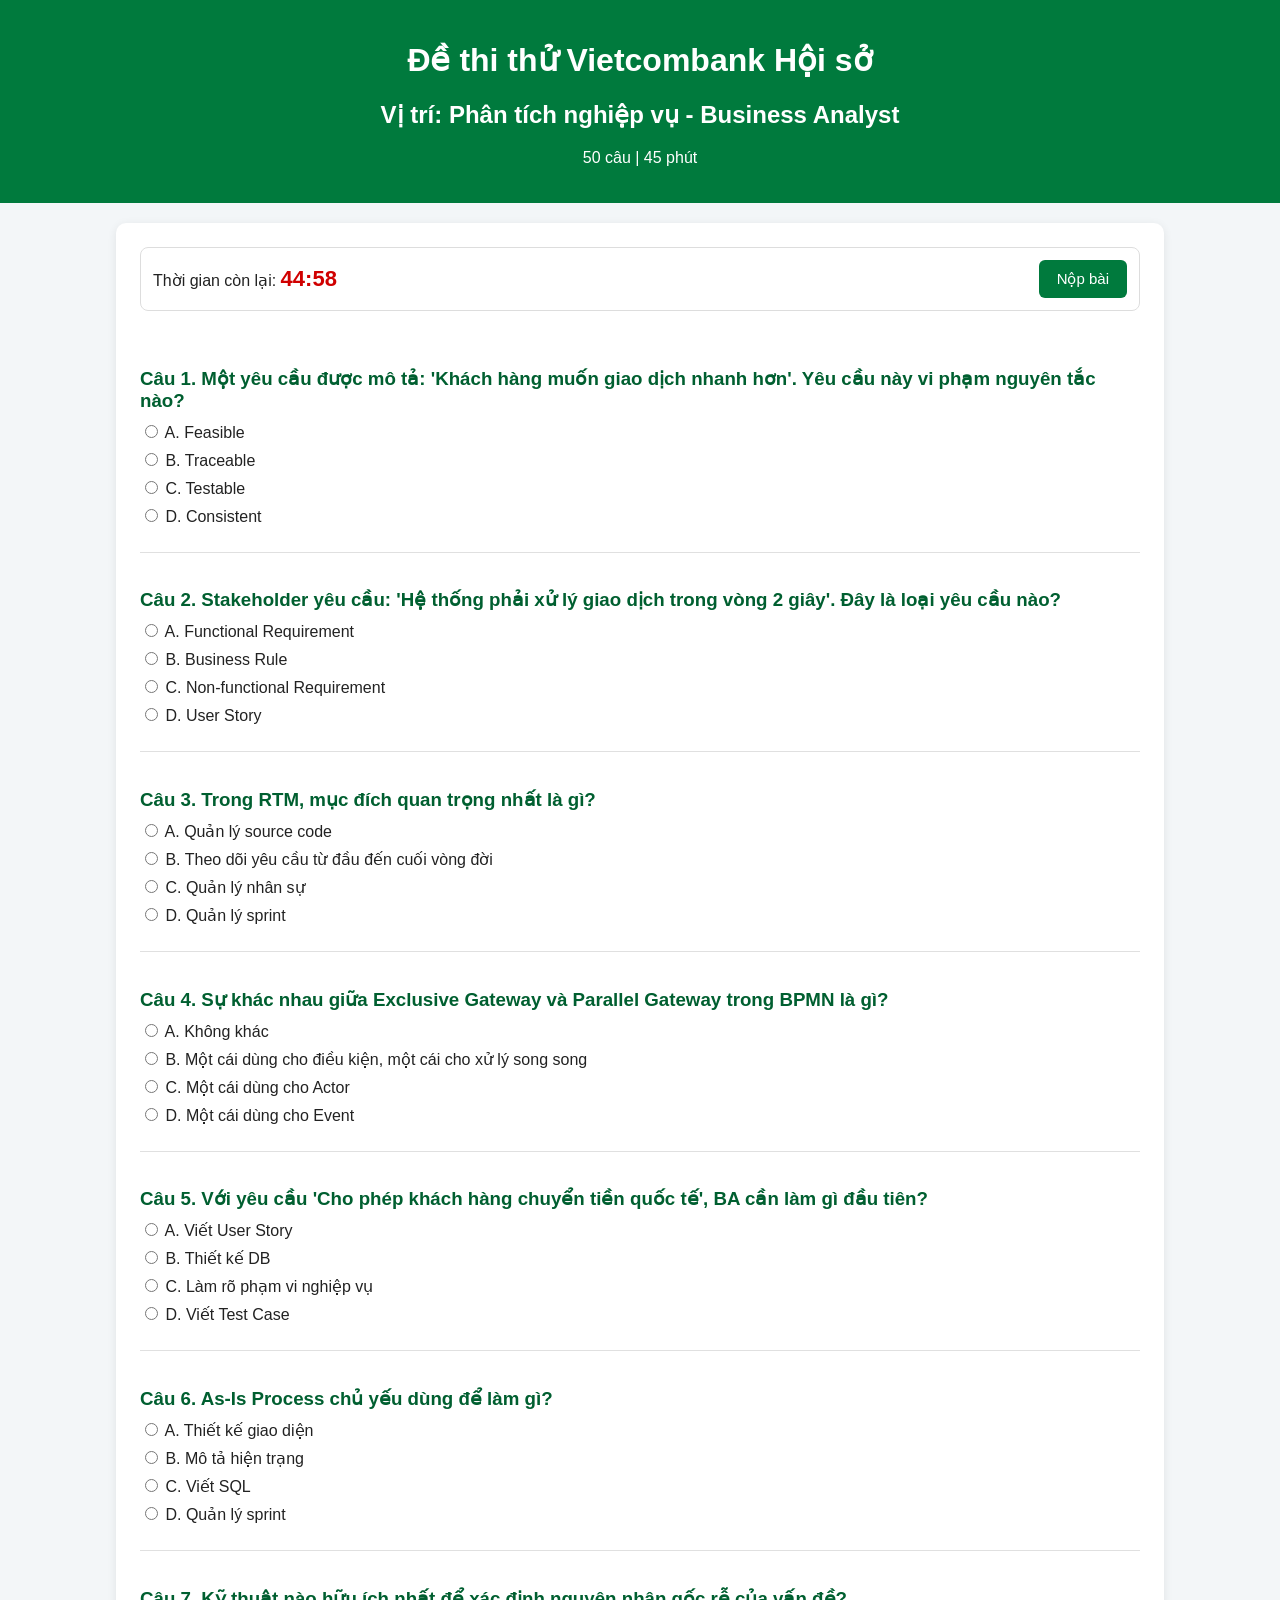
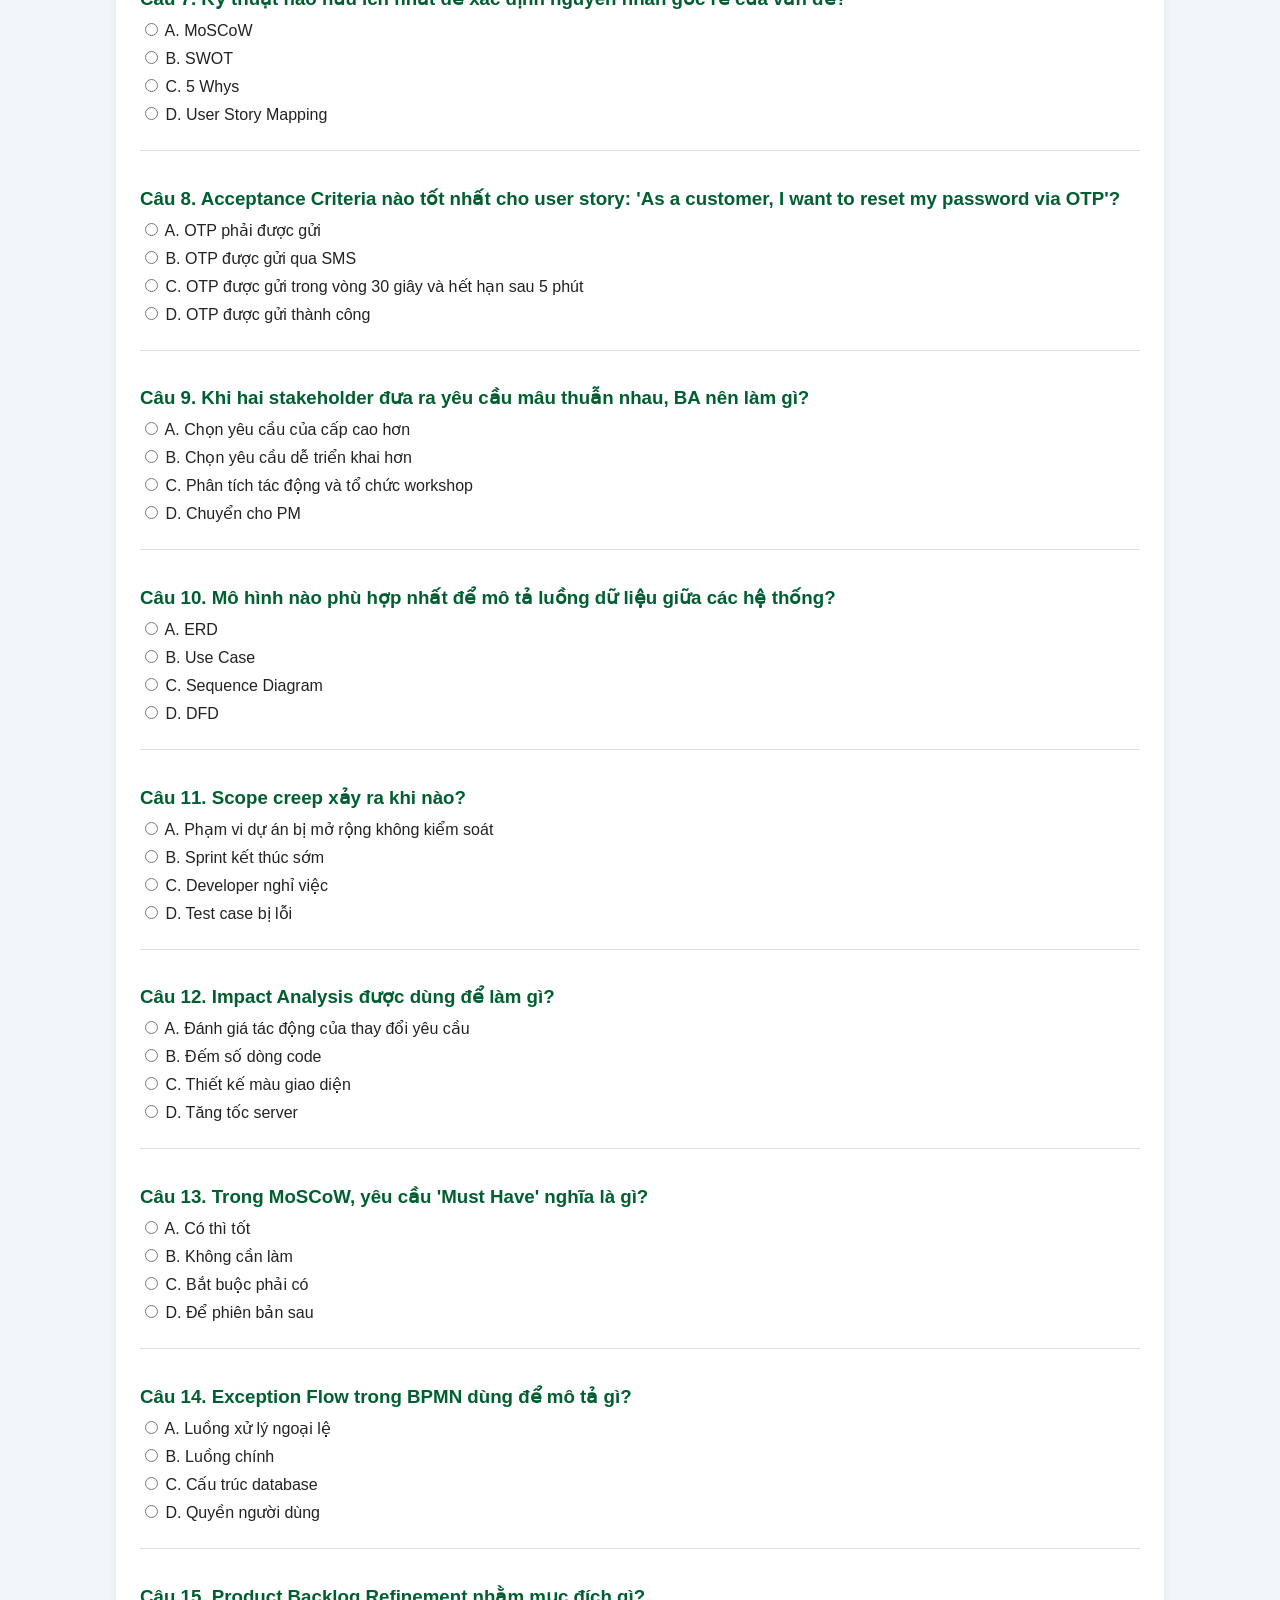
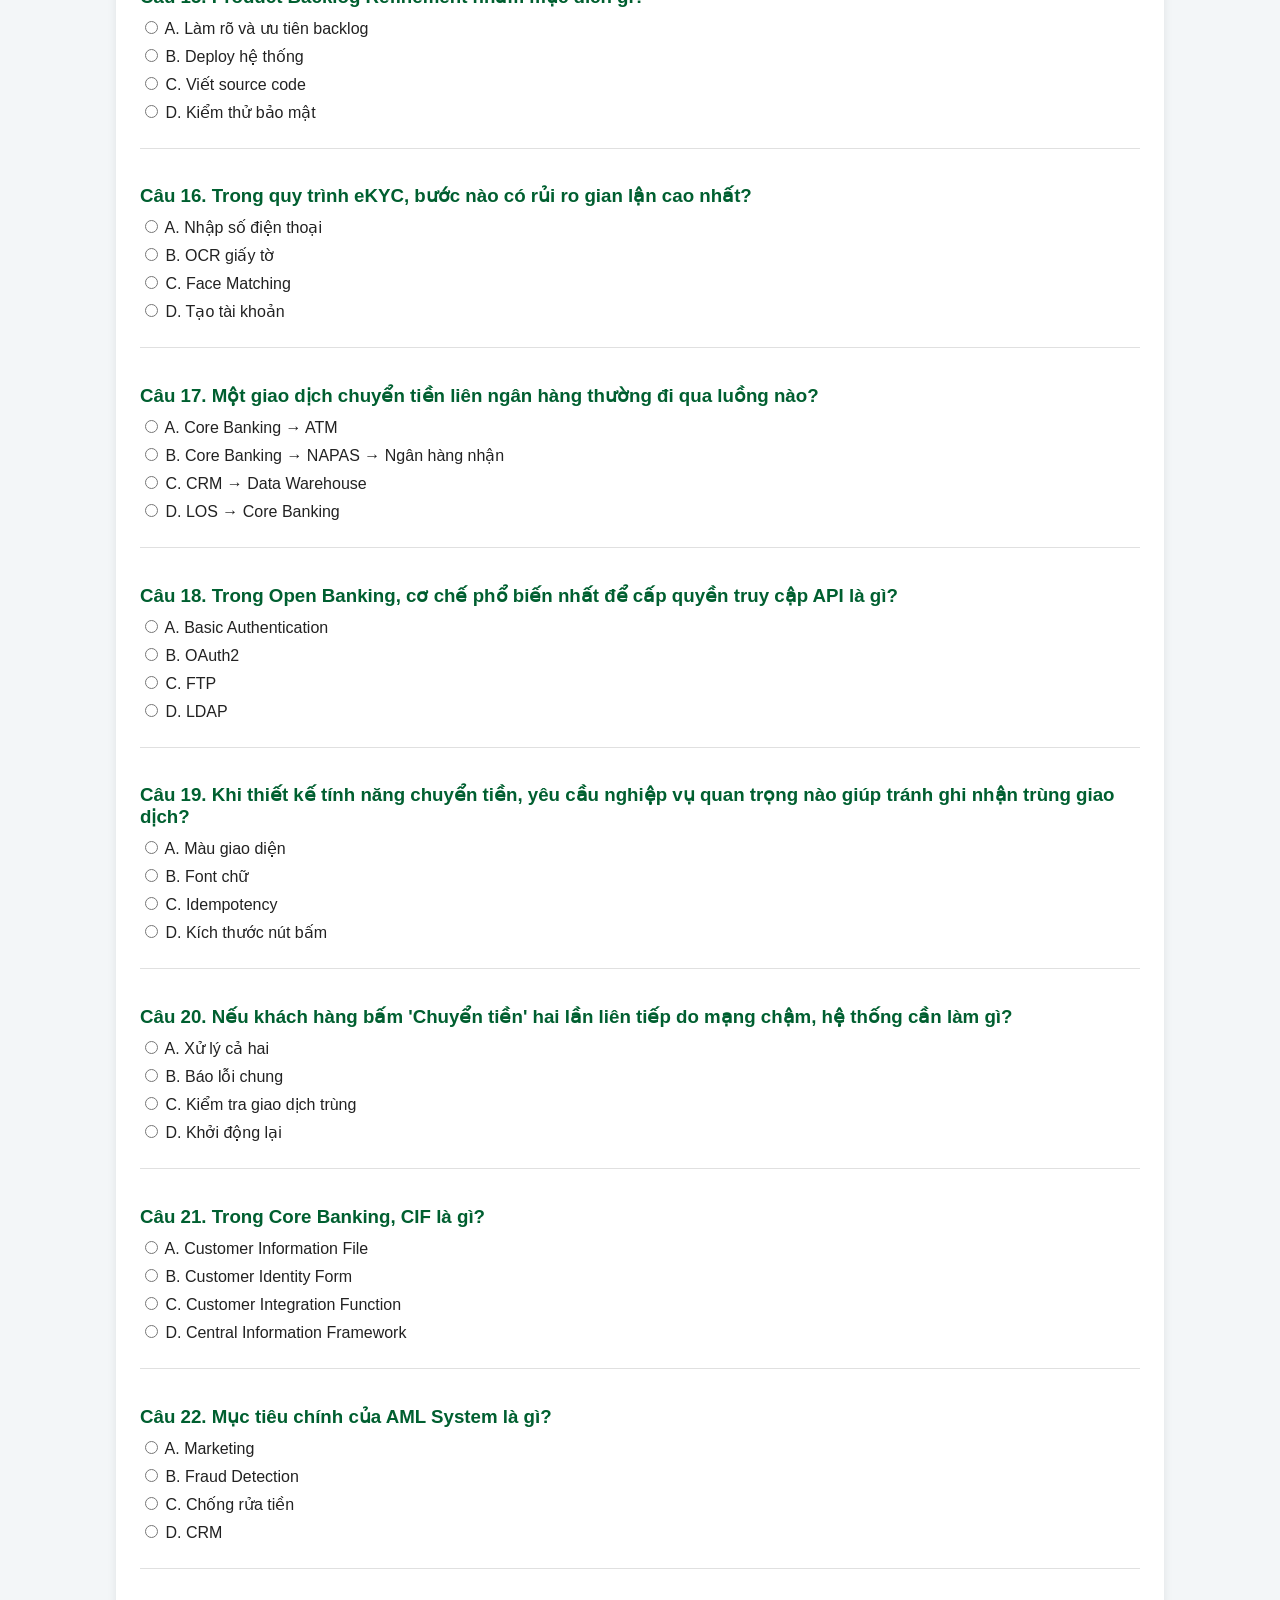
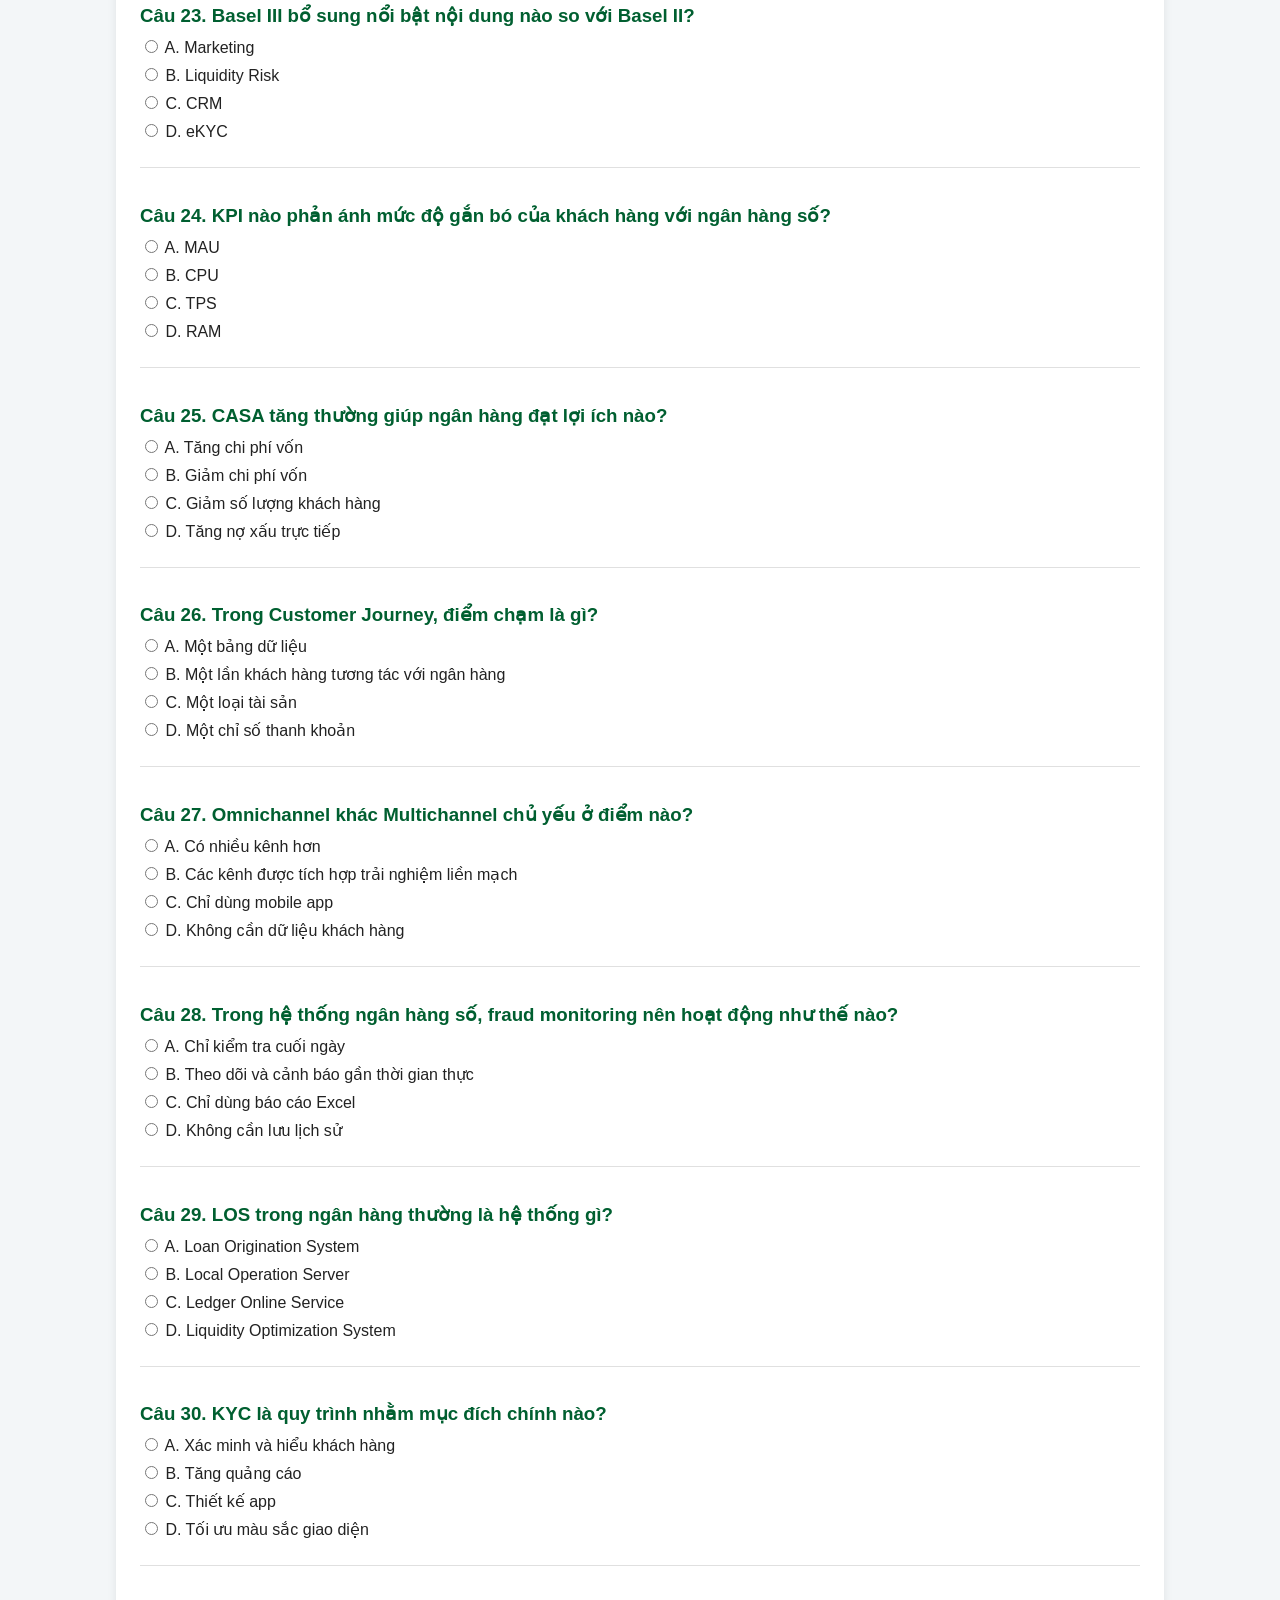
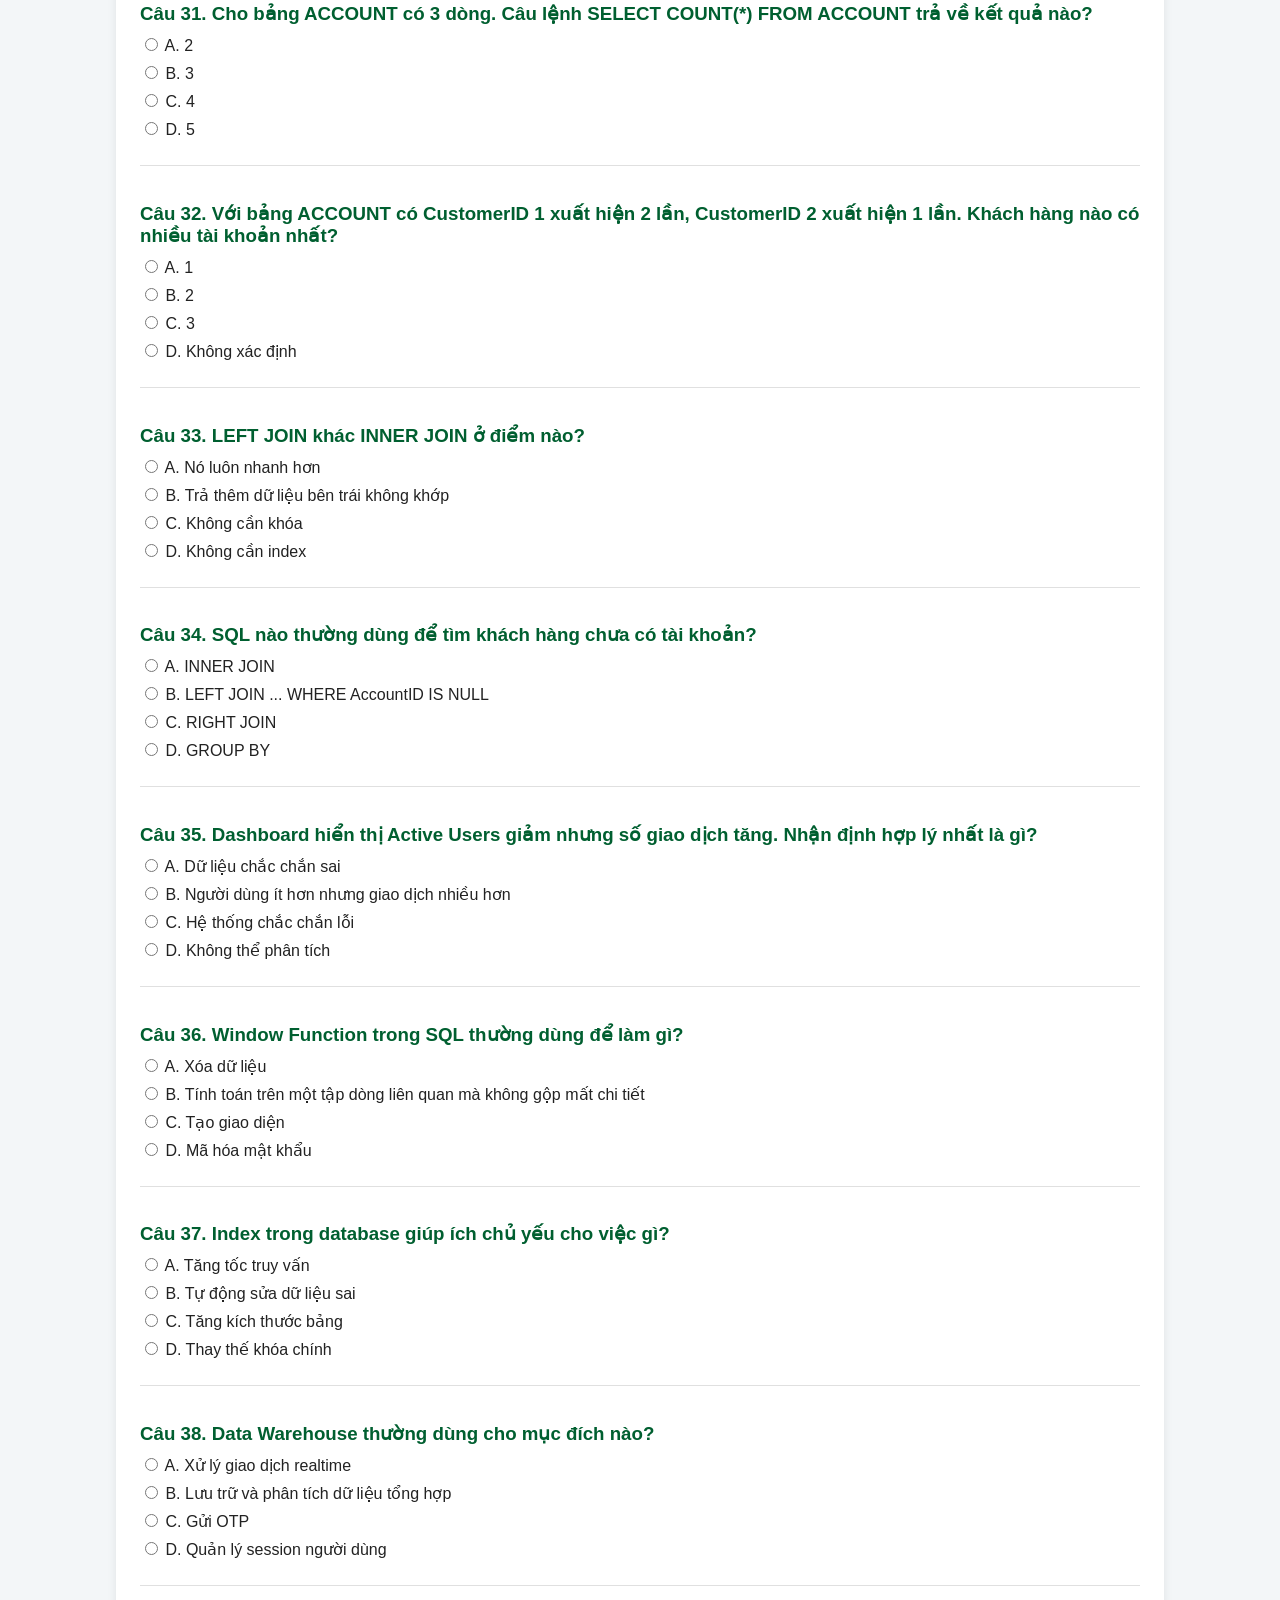
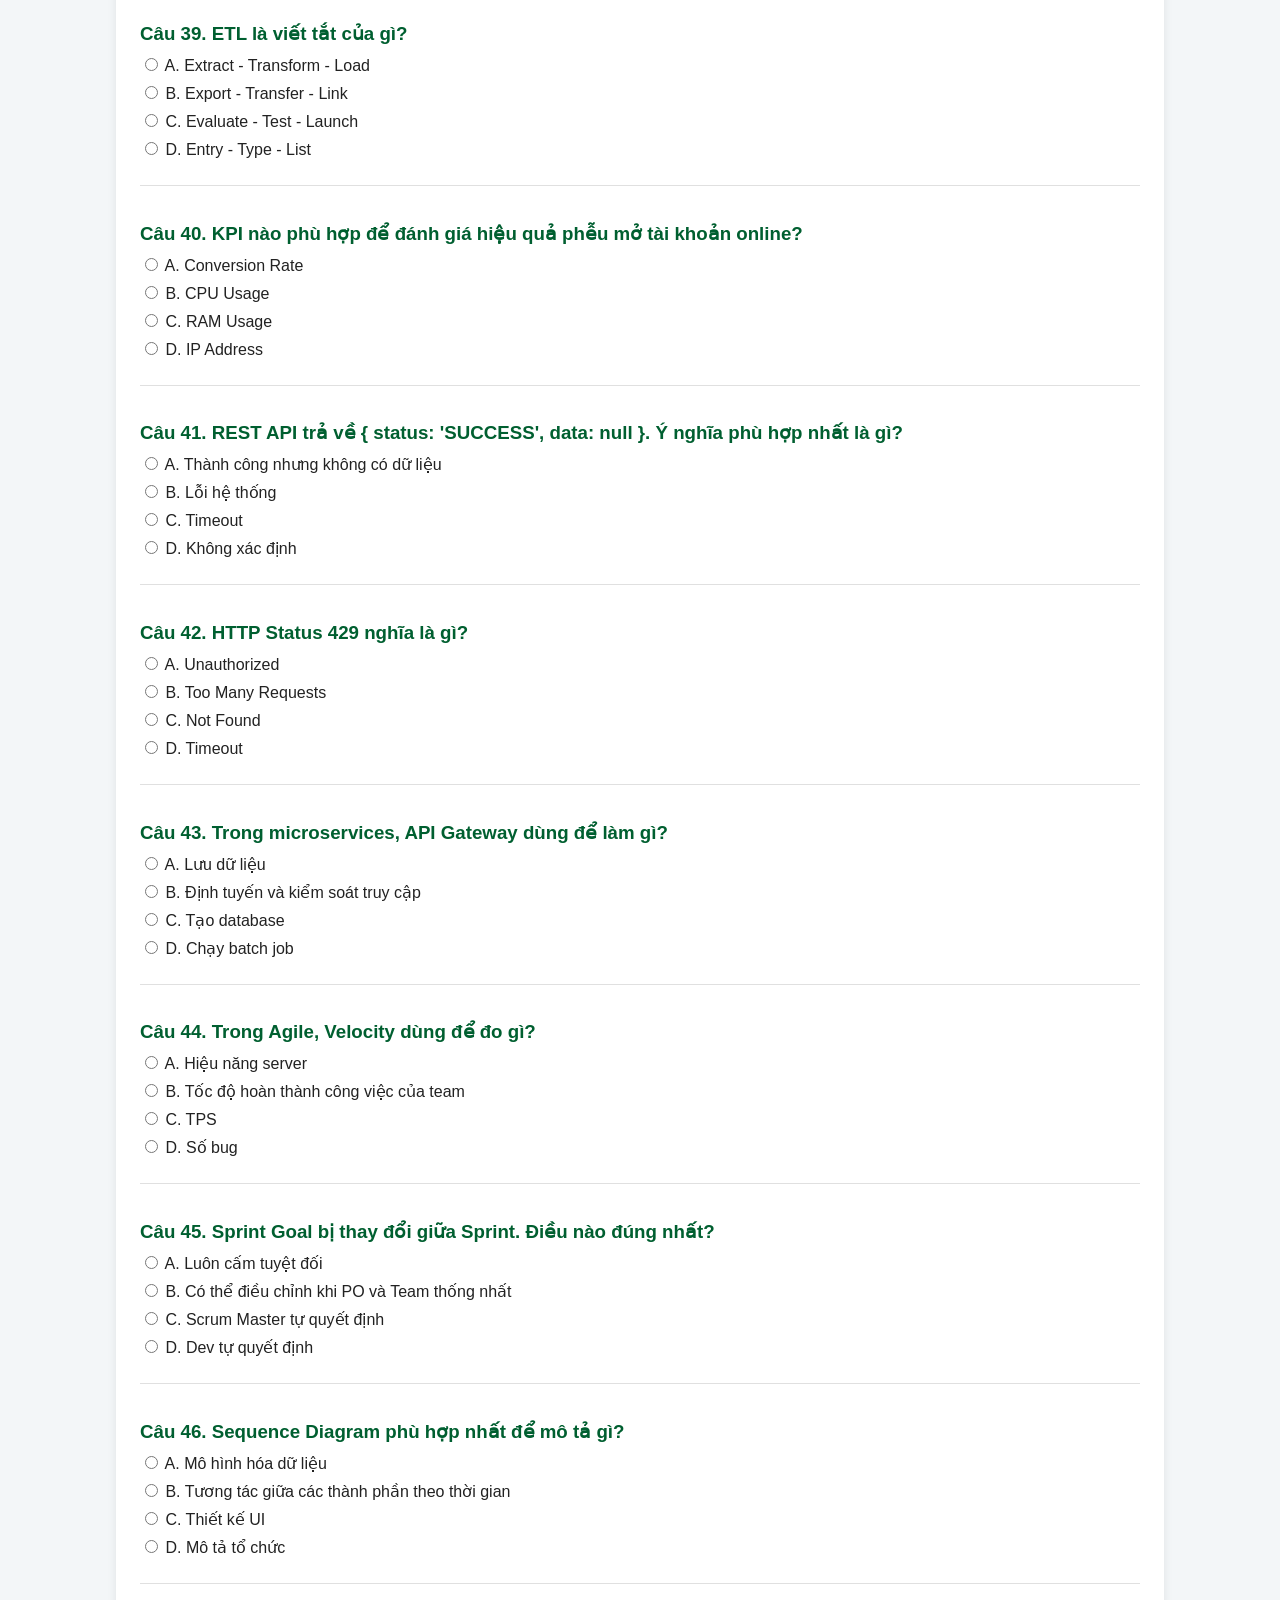
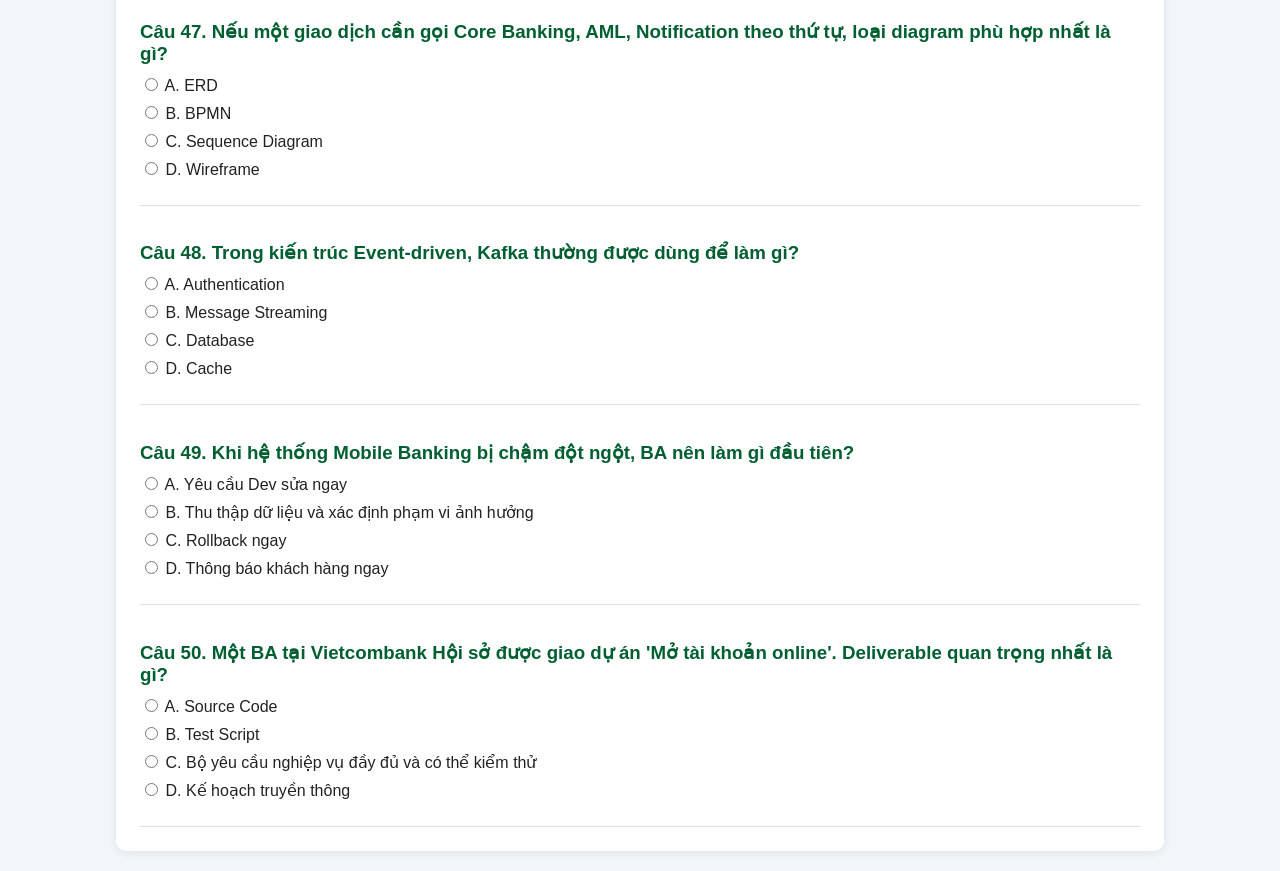
<file: vietcombank/index1.html>
<!DOCTYPE html>
<html lang="vi">
<head>
  <meta charset="UTF-8" />
  <title>Đề thi thử Vietcombank - BA</title>
  <style>
    body {
      font-family: Arial, sans-serif;
      background: #f3f6f8;
      margin: 0;
      padding: 0;
      color: #222;
    }

    header {
      background: #007a3d;
      color: white;
      padding: 20px;
      text-align: center;
    }

    .container {
      max-width: 1000px;
      margin: 20px auto;
      background: white;
      padding: 24px;
      border-radius: 10px;
      box-shadow: 0 2px 10px rgba(0,0,0,0.08);
    }

    .top-bar {
      position: sticky;
      top: 0;
      background: #fff;
      padding: 12px;
      border: 1px solid #ddd;
      border-radius: 8px;
      display: flex;
      justify-content: space-between;
      align-items: center;
      z-index: 10;
      margin-bottom: 20px;
    }

    #timer {
      font-size: 22px;
      font-weight: bold;
      color: #d00000;
    }

    button {
      background: #007a3d;
      color: white;
      border: none;
      padding: 10px 18px;
      border-radius: 6px;
      cursor: pointer;
      font-size: 15px;
    }

    button:hover {
      background: #005f30;
    }

    .question {
      border-bottom: 1px solid #e0e0e0;
      padding: 18px 0;
    }

    .question h3 {
      margin-bottom: 10px;
      color: #005f30;
    }

    .option {
      display: block;
      margin: 8px 0;
      cursor: pointer;
    }

    .result-box {
      display: none;
      background: #eef8f1;
      border: 1px solid #8ac99f;
      padding: 18px;
      border-radius: 8px;
      margin-bottom: 20px;
      font-size: 18px;
    }

    .correct {
      color: green;
      font-weight: bold;
    }

    .wrong {
      color: red;
      font-weight: bold;
    }

    .answer {
      display: none;
      margin-top: 8px;
      font-weight: bold;
    }

    pre {
      background: #f4f4f4;
      padding: 10px;
      overflow-x: auto;
      border-radius: 6px;
    }
  </style>
</head>
<body>

<header>
  <h1>Đề thi thử Vietcombank Hội sở</h1>
  <h2>Vị trí: Phân tích nghiệp vụ - Business Analyst</h2>
  <p>50 câu | 45 phút</p>
</header>

<div class="container">
  <div class="top-bar">
    <div>Thời gian còn lại: <span id="timer">45:00</span></div>
    <button onclick="submitExam()">Nộp bài</button>
  </div>

  <div id="result" class="result-box"></div>

  <form id="quizForm"></form>
</div>

<script>
const questions = [
  {
    q: "Một yêu cầu được mô tả: 'Khách hàng muốn giao dịch nhanh hơn'. Yêu cầu này vi phạm nguyên tắc nào?",
    options: ["Feasible", "Traceable", "Testable", "Consistent"],
    answer: "C"
  },
  {
    q: "Stakeholder yêu cầu: 'Hệ thống phải xử lý giao dịch trong vòng 2 giây'. Đây là loại yêu cầu nào?",
    options: ["Functional Requirement", "Business Rule", "Non-functional Requirement", "User Story"],
    answer: "C"
  },
  {
    q: "Trong RTM, mục đích quan trọng nhất là gì?",
    options: ["Quản lý source code", "Theo dõi yêu cầu từ đầu đến cuối vòng đời", "Quản lý nhân sự", "Quản lý sprint"],
    answer: "B"
  },
  {
    q: "Sự khác nhau giữa Exclusive Gateway và Parallel Gateway trong BPMN là gì?",
    options: ["Không khác", "Một cái dùng cho điều kiện, một cái cho xử lý song song", "Một cái dùng cho Actor", "Một cái dùng cho Event"],
    answer: "B"
  },
  {
    q: "Với yêu cầu 'Cho phép khách hàng chuyển tiền quốc tế', BA cần làm gì đầu tiên?",
    options: ["Viết User Story", "Thiết kế DB", "Làm rõ phạm vi nghiệp vụ", "Viết Test Case"],
    answer: "C"
  },
  {
    q: "As-Is Process chủ yếu dùng để làm gì?",
    options: ["Thiết kế giao diện", "Mô tả hiện trạng", "Viết SQL", "Quản lý sprint"],
    answer: "B"
  },
  {
    q: "Kỹ thuật nào hữu ích nhất để xác định nguyên nhân gốc rễ của vấn đề?",
    options: ["MoSCoW", "SWOT", "5 Whys", "User Story Mapping"],
    answer: "C"
  },
  {
    q: "Acceptance Criteria nào tốt nhất cho user story: 'As a customer, I want to reset my password via OTP'?",
    options: ["OTP phải được gửi", "OTP được gửi qua SMS", "OTP được gửi trong vòng 30 giây và hết hạn sau 5 phút", "OTP được gửi thành công"],
    answer: "C"
  },
  {
    q: "Khi hai stakeholder đưa ra yêu cầu mâu thuẫn nhau, BA nên làm gì?",
    options: ["Chọn yêu cầu của cấp cao hơn", "Chọn yêu cầu dễ triển khai hơn", "Phân tích tác động và tổ chức workshop", "Chuyển cho PM"],
    answer: "C"
  },
  {
    q: "Mô hình nào phù hợp nhất để mô tả luồng dữ liệu giữa các hệ thống?",
    options: ["ERD", "Use Case", "Sequence Diagram", "DFD"],
    answer: "D"
  },
  {
    q: "Scope creep xảy ra khi nào?",
    options: ["Phạm vi dự án bị mở rộng không kiểm soát", "Sprint kết thúc sớm", "Developer nghỉ việc", "Test case bị lỗi"],
    answer: "A"
  },
  {
    q: "Impact Analysis được dùng để làm gì?",
    options: ["Đánh giá tác động của thay đổi yêu cầu", "Đếm số dòng code", "Thiết kế màu giao diện", "Tăng tốc server"],
    answer: "A"
  },
  {
    q: "Trong MoSCoW, yêu cầu 'Must Have' nghĩa là gì?",
    options: ["Có thì tốt", "Không cần làm", "Bắt buộc phải có", "Để phiên bản sau"],
    answer: "C"
  },
  {
    q: "Exception Flow trong BPMN dùng để mô tả gì?",
    options: ["Luồng xử lý ngoại lệ", "Luồng chính", "Cấu trúc database", "Quyền người dùng"],
    answer: "A"
  },
  {
    q: "Product Backlog Refinement nhằm mục đích gì?",
    options: ["Làm rõ và ưu tiên backlog", "Deploy hệ thống", "Viết source code", "Kiểm thử bảo mật"],
    answer: "A"
  },

  {
    q: "Trong quy trình eKYC, bước nào có rủi ro gian lận cao nhất?",
    options: ["Nhập số điện thoại", "OCR giấy tờ", "Face Matching", "Tạo tài khoản"],
    answer: "C"
  },
  {
    q: "Một giao dịch chuyển tiền liên ngân hàng thường đi qua luồng nào?",
    options: ["Core Banking → ATM", "Core Banking → NAPAS → Ngân hàng nhận", "CRM → Data Warehouse", "LOS → Core Banking"],
    answer: "B"
  },
  {
    q: "Trong Open Banking, cơ chế phổ biến nhất để cấp quyền truy cập API là gì?",
    options: ["Basic Authentication", "OAuth2", "FTP", "LDAP"],
    answer: "B"
  },
  {
    q: "Khi thiết kế tính năng chuyển tiền, yêu cầu nghiệp vụ quan trọng nào giúp tránh ghi nhận trùng giao dịch?",
    options: ["Màu giao diện", "Font chữ", "Idempotency", "Kích thước nút bấm"],
    answer: "C"
  },
  {
    q: "Nếu khách hàng bấm 'Chuyển tiền' hai lần liên tiếp do mạng chậm, hệ thống cần làm gì?",
    options: ["Xử lý cả hai", "Báo lỗi chung", "Kiểm tra giao dịch trùng", "Khởi động lại"],
    answer: "C"
  },
  {
    q: "Trong Core Banking, CIF là gì?",
    options: ["Customer Information File", "Customer Identity Form", "Customer Integration Function", "Central Information Framework"],
    answer: "A"
  },
  {
    q: "Mục tiêu chính của AML System là gì?",
    options: ["Marketing", "Fraud Detection", "Chống rửa tiền", "CRM"],
    answer: "C"
  },
  {
    q: "Basel III bổ sung nổi bật nội dung nào so với Basel II?",
    options: ["Marketing", "Liquidity Risk", "CRM", "eKYC"],
    answer: "B"
  },
  {
    q: "KPI nào phản ánh mức độ gắn bó của khách hàng với ngân hàng số?",
    options: ["MAU", "CPU", "TPS", "RAM"],
    answer: "A"
  },
  {
    q: "CASA tăng thường giúp ngân hàng đạt lợi ích nào?",
    options: ["Tăng chi phí vốn", "Giảm chi phí vốn", "Giảm số lượng khách hàng", "Tăng nợ xấu trực tiếp"],
    answer: "B"
  },
  {
    q: "Trong Customer Journey, điểm chạm là gì?",
    options: ["Một bảng dữ liệu", "Một lần khách hàng tương tác với ngân hàng", "Một loại tài sản", "Một chỉ số thanh khoản"],
    answer: "B"
  },
  {
    q: "Omnichannel khác Multichannel chủ yếu ở điểm nào?",
    options: ["Có nhiều kênh hơn", "Các kênh được tích hợp trải nghiệm liền mạch", "Chỉ dùng mobile app", "Không cần dữ liệu khách hàng"],
    answer: "B"
  },
  {
    q: "Trong hệ thống ngân hàng số, fraud monitoring nên hoạt động như thế nào?",
    options: ["Chỉ kiểm tra cuối ngày", "Theo dõi và cảnh báo gần thời gian thực", "Chỉ dùng báo cáo Excel", "Không cần lưu lịch sử"],
    answer: "B"
  },
  {
    q: "LOS trong ngân hàng thường là hệ thống gì?",
    options: ["Loan Origination System", "Local Operation Server", "Ledger Online Service", "Liquidity Optimization System"],
    answer: "A"
  },
  {
    q: "KYC là quy trình nhằm mục đích chính nào?",
    options: ["Xác minh và hiểu khách hàng", "Tăng quảng cáo", "Thiết kế app", "Tối ưu màu sắc giao diện"],
    answer: "A"
  },

  {
    q: "Cho bảng ACCOUNT có 3 dòng. Câu lệnh SELECT COUNT(*) FROM ACCOUNT trả về kết quả nào?",
    options: ["2", "3", "4", "5"],
    answer: "B"
  },
  {
    q: "Với bảng ACCOUNT có CustomerID 1 xuất hiện 2 lần, CustomerID 2 xuất hiện 1 lần. Khách hàng nào có nhiều tài khoản nhất?",
    options: ["1", "2", "3", "Không xác định"],
    answer: "A"
  },
  {
    q: "LEFT JOIN khác INNER JOIN ở điểm nào?",
    options: ["Nó luôn nhanh hơn", "Trả thêm dữ liệu bên trái không khớp", "Không cần khóa", "Không cần index"],
    answer: "B"
  },
  {
    q: "SQL nào thường dùng để tìm khách hàng chưa có tài khoản?",
    options: ["INNER JOIN", "LEFT JOIN ... WHERE AccountID IS NULL", "RIGHT JOIN", "GROUP BY"],
    answer: "B"
  },
  {
    q: "Dashboard hiển thị Active Users giảm nhưng số giao dịch tăng. Nhận định hợp lý nhất là gì?",
    options: ["Dữ liệu chắc chắn sai", "Người dùng ít hơn nhưng giao dịch nhiều hơn", "Hệ thống chắc chắn lỗi", "Không thể phân tích"],
    answer: "B"
  },
  {
    q: "Window Function trong SQL thường dùng để làm gì?",
    options: ["Xóa dữ liệu", "Tính toán trên một tập dòng liên quan mà không gộp mất chi tiết", "Tạo giao diện", "Mã hóa mật khẩu"],
    answer: "B"
  },
  {
    q: "Index trong database giúp ích chủ yếu cho việc gì?",
    options: ["Tăng tốc truy vấn", "Tự động sửa dữ liệu sai", "Tăng kích thước bảng", "Thay thế khóa chính"],
    answer: "A"
  },
  {
    q: "Data Warehouse thường dùng cho mục đích nào?",
    options: ["Xử lý giao dịch realtime", "Lưu trữ và phân tích dữ liệu tổng hợp", "Gửi OTP", "Quản lý session người dùng"],
    answer: "B"
  },
  {
    q: "ETL là viết tắt của gì?",
    options: ["Extract - Transform - Load", "Export - Transfer - Link", "Evaluate - Test - Launch", "Entry - Type - List"],
    answer: "A"
  },
  {
    q: "KPI nào phù hợp để đánh giá hiệu quả phễu mở tài khoản online?",
    options: ["Conversion Rate", "CPU Usage", "RAM Usage", "IP Address"],
    answer: "A"
  },

  {
    q: "REST API trả về { status: 'SUCCESS', data: null }. Ý nghĩa phù hợp nhất là gì?",
    options: ["Thành công nhưng không có dữ liệu", "Lỗi hệ thống", "Timeout", "Không xác định"],
    answer: "A"
  },
  {
    q: "HTTP Status 429 nghĩa là gì?",
    options: ["Unauthorized", "Too Many Requests", "Not Found", "Timeout"],
    answer: "B"
  },
  {
    q: "Trong microservices, API Gateway dùng để làm gì?",
    options: ["Lưu dữ liệu", "Định tuyến và kiểm soát truy cập", "Tạo database", "Chạy batch job"],
    answer: "B"
  },
  {
    q: "Trong Agile, Velocity dùng để đo gì?",
    options: ["Hiệu năng server", "Tốc độ hoàn thành công việc của team", "TPS", "Số bug"],
    answer: "B"
  },
  {
    q: "Sprint Goal bị thay đổi giữa Sprint. Điều nào đúng nhất?",
    options: ["Luôn cấm tuyệt đối", "Có thể điều chỉnh khi PO và Team thống nhất", "Scrum Master tự quyết định", "Dev tự quyết định"],
    answer: "B"
  },
  {
    q: "Sequence Diagram phù hợp nhất để mô tả gì?",
    options: ["Mô hình hóa dữ liệu", "Tương tác giữa các thành phần theo thời gian", "Thiết kế UI", "Mô tả tổ chức"],
    answer: "B"
  },
  {
    q: "Nếu một giao dịch cần gọi Core Banking, AML, Notification theo thứ tự, loại diagram phù hợp nhất là gì?",
    options: ["ERD", "BPMN", "Sequence Diagram", "Wireframe"],
    answer: "C"
  },
  {
    q: "Trong kiến trúc Event-driven, Kafka thường được dùng để làm gì?",
    options: ["Authentication", "Message Streaming", "Database", "Cache"],
    answer: "B"
  },
  {
    q: "Khi hệ thống Mobile Banking bị chậm đột ngột, BA nên làm gì đầu tiên?",
    options: ["Yêu cầu Dev sửa ngay", "Thu thập dữ liệu và xác định phạm vi ảnh hưởng", "Rollback ngay", "Thông báo khách hàng ngay"],
    answer: "B"
  },
  {
    q: "Một BA tại Vietcombank Hội sở được giao dự án 'Mở tài khoản online'. Deliverable quan trọng nhất là gì?",
    options: ["Source Code", "Test Script", "Bộ yêu cầu nghiệp vụ đầy đủ và có thể kiểm thử", "Kế hoạch truyền thông"],
    answer: "C"
  }
];

const form = document.getElementById("quizForm");

questions.forEach((item, index) => {
  const qNo = index + 1;
  const div = document.createElement("div");
  div.className = "question";

  let html = `<h3>Câu ${qNo}. ${item.q}</h3>`;

  item.options.forEach((opt, i) => {
    const letter = String.fromCharCode(65 + i);
    html += `
      <label class="option">
        <input type="radio" name="q${qNo}" value="${letter}">
        ${letter}. ${opt}
      </label>
    `;
  });

  html += `<div class="answer" id="answer${qNo}"></div>`;
  div.innerHTML = html;
  form.appendChild(div);
});

let totalSeconds = 45 * 60;
let submitted = false;

const timerEl = document.getElementById("timer");

const countdown = setInterval(() => {
  if (submitted) return;

  totalSeconds--;

  const minutes = Math.floor(totalSeconds / 60);
  const seconds = totalSeconds % 60;

  timerEl.textContent =
    String(minutes).padStart(2, "0") + ":" + String(seconds).padStart(2, "0");

  if (totalSeconds <= 0) {
    submitExam();
  }
}, 1000);

function submitExam() {
  if (submitted) return;

  const confirmSubmit = totalSeconds > 0
    ? confirm("Bạn có chắc chắn muốn nộp bài?")
    : true;

  if (!confirmSubmit) return;

  submitted = true;
  clearInterval(countdown);

  let score = 0;

  questions.forEach((item, index) => {
    const qNo = index + 1;
    const selected = document.querySelector(`input[name="q${qNo}"]:checked`);
    const answerBox = document.getElementById(`answer${qNo}`);

    const userAnswer = selected ? selected.value : "Chưa chọn";

    if (userAnswer === item.answer) {
      score++;
      answerBox.innerHTML = `<span class="correct">Đúng. Đáp án: ${item.answer}</span>`;
    } else {
      answerBox.innerHTML = `<span class="wrong">Sai. Bạn chọn: ${userAnswer}. Đáp án đúng: ${item.answer}</span>`;
    }

    answerBox.style.display = "block";

    const inputs = document.querySelectorAll(`input[name="q${qNo}"]`);
    inputs.forEach(input => input.disabled = true);
  });

  const result = document.getElementById("result");
  result.style.display = "block";
  result.innerHTML = `
    <strong>Kết quả:</strong> ${score}/50 câu đúng<br>
    <strong>Điểm quy đổi:</strong> ${(score * 10 / 50).toFixed(2)}/10
  `;

  window.scrollTo({ top: 0, behavior: "smooth" });
}
</script>

</body>
</html>
</file>
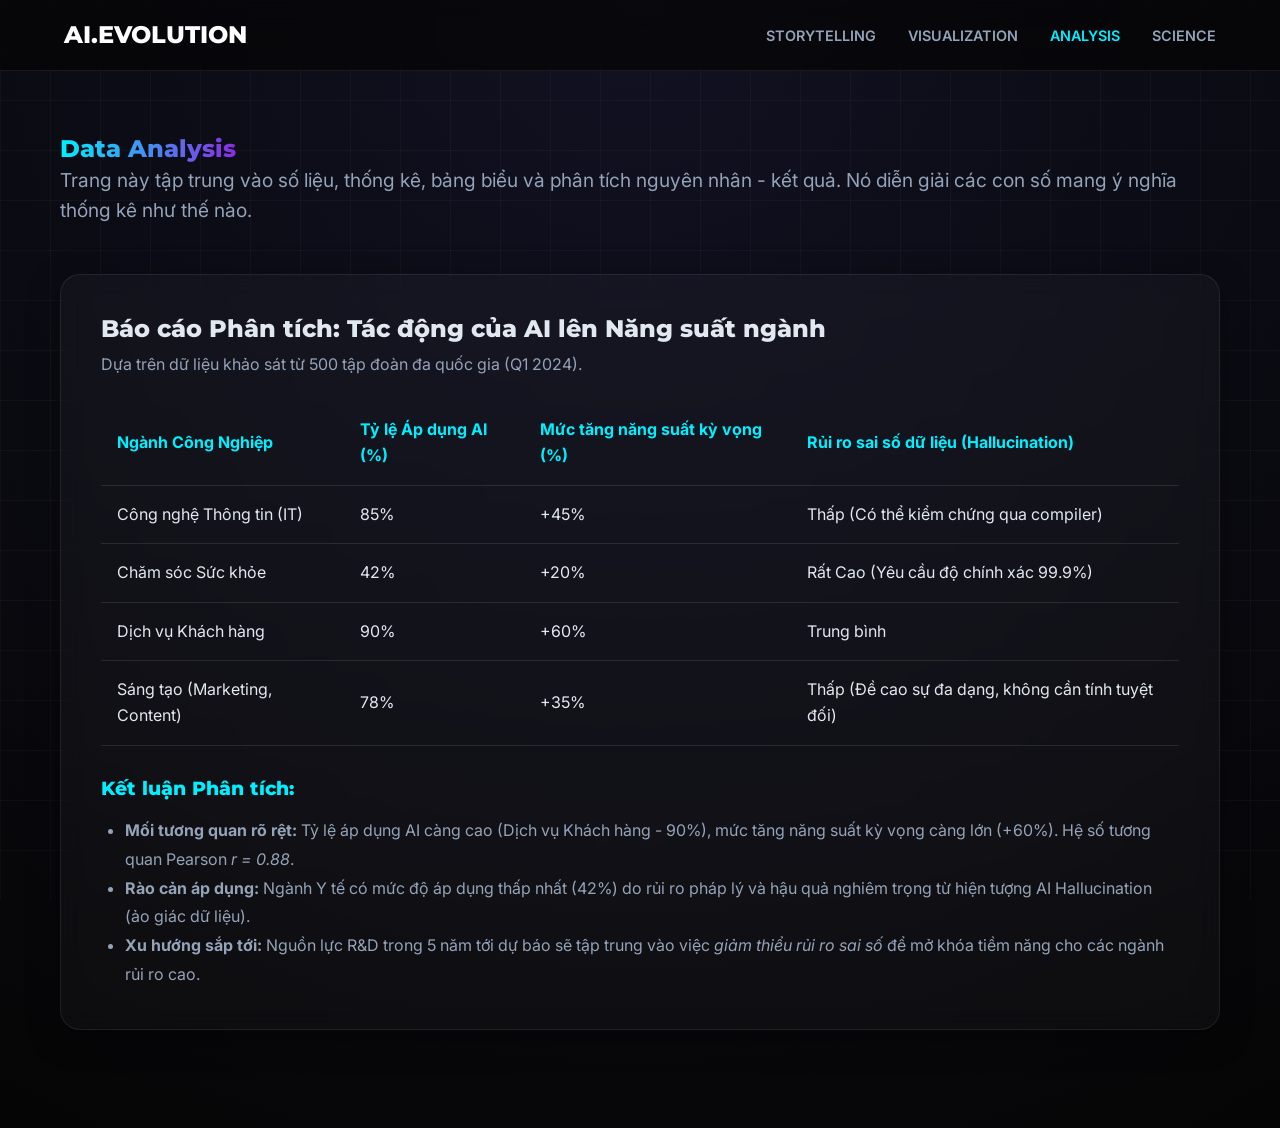
<file: data_storytelling/lecture1/analysis.html>
<!DOCTYPE html>
<html lang="vi">
<head>
    <meta charset="UTF-8">
    <meta name="viewport" content="width=device-width, initial-scale=1.0">
    <title>Data Analysis: Phân tích Dữ liệu AI</title>
    <link rel="stylesheet" href="styles.css">
</head>
<body>

    <nav>
        <a href="index.html" class="logo">AI.EVOLUTION</a>
        <div class="links">
            <a href="index.html">Storytelling</a>
            <a href="visualization.html">Visualization</a>
            <a href="analysis.html" class="active">Analysis</a>
            <a href="science.html">Science</a>
        </div>
    </nav>

    <section class="container" style="padding-top: 15vh;">
        <h1 class="text-gradient">Data Analysis</h1>
        <p style="color: var(--text-muted); font-size: 1.2rem; margin-bottom: 3rem;">Trang này tập trung vào số liệu, thống kê, bảng biểu và phân tích nguyên nhân - kết quả. Nó diễn giải các con số mang ý nghĩa thống kê như thế nào.</p>
        
        <div class="glass-panel" style="margin-bottom: 3rem;">
            <h2>Báo cáo Phân tích: Tác động của AI lên Năng suất ngành</h2>
            <p style="color: var(--text-muted); margin-top: 0.5rem; margin-bottom: 1.5rem;">Dựa trên dữ liệu khảo sát từ 500 tập đoàn đa quốc gia (Q1 2024).</p>
            
            <div style="overflow-x: auto;">
                <table>
                    <thead>
                        <tr>
                            <th>Ngành Công Nghiệp</th>
                            <th>Tỷ lệ Áp dụng AI (%)</th>
                            <th>Mức tăng năng suất kỳ vọng (%)</th>
                            <th>Rủi ro sai số dữ liệu (Hallucination)</th>
                        </tr>
                    </thead>
                    <tbody>
                        <tr>
                            <td>Công nghệ Thông tin (IT)</td>
                            <td>85%</td>
                            <td>+45%</td>
                            <td>Thấp (Có thể kiểm chứng qua compiler)</td>
                        </tr>
                        <tr>
                            <td>Chăm sóc Sức khỏe</td>
                            <td>42%</td>
                            <td>+20%</td>
                            <td>Rất Cao (Yêu cầu độ chính xác 99.9%)</td>
                        </tr>
                        <tr>
                            <td>Dịch vụ Khách hàng</td>
                            <td>90%</td>
                            <td>+60%</td>
                            <td>Trung bình</td>
                        </tr>
                        <tr>
                            <td>Sáng tạo (Marketing, Content)</td>
                            <td>78%</td>
                            <td>+35%</td>
                            <td>Thấp (Đề cao sự đa dạng, không cần tính tuyệt đối)</td>
                        </tr>
                    </tbody>
                </table>
            </div>

            <div style="margin-top: 2rem;">
                <h3 style="color: var(--accent-primary);">Kết luận Phân tích:</h3>
                <ul style="color: var(--text-muted); margin-left: 1.5rem; margin-top: 1rem; line-height: 1.8;">
                    <li><strong>Mối tương quan rõ rệt:</strong> Tỷ lệ áp dụng AI càng cao (Dịch vụ Khách hàng - 90%), mức tăng năng suất kỳ vọng càng lớn (+60%). Hệ số tương quan Pearson <i>r = 0.88</i>.</li>
                    <li><strong>Rào cản áp dụng:</strong> Ngành Y tế có mức độ áp dụng thấp nhất (42%) do rủi ro pháp lý và hậu quả nghiêm trọng từ hiện tượng AI Hallucination (ảo giác dữ liệu).</li>
                    <li><strong>Xu hướng sắp tới:</strong> Nguồn lực R&D trong 5 năm tới dự báo sẽ tập trung vào việc <i>giảm thiểu rủi ro sai số</i> để mở khóa tiềm năng cho các ngành rủi ro cao.</li>
                </ul>
            </div>
        </div>

    </section>

</body>
</html>
</file>
<file: style.css>
/* CSS Variables for Theming */
:root {
    /* Colors - Light Theme (Default Navy/Blue) */
    --primary-color: #0F4C81; /* Classic Blue / Navy */
    --primary-light: #4A7AAB;
    --primary-dark: #0A3258;
    --secondary-color: #F39C12; /* Accent Color - Gold/Orange */
    
    --text-main: #333333;
    --text-muted: #666666;
    --text-inverse: #FFFFFF;
    
    --bg-main: #FFFFFF;
    --bg-light: #F8F9FA;
    --bg-card: #FFFFFF;
    
    --border-color: #E2E8F0;
    
    /* Box Shadow */
    --shadow-sm: 0 2px 4px rgba(0,0,0,0.05);
    --shadow-md: 0 4px 6px rgba(0,0,0,0.1);
    --shadow-lg: 0 10px 15px rgba(0,0,0,0.1);
    --shadow-hover: 0 15px 30px rgba(15, 76, 129, 0.15);
    
    /* Typography */
    --font-sans: 'Inter', system-ui, -apple-system, sans-serif;
    
    /* Transitions */
    --transition-fast: 0.2s ease;
    --transition-normal: 0.3s ease;
    --transition-slow: 0.5s ease;
}

[data-theme="dark"] {
    /* Colors - Dark Theme */
    --primary-color: #4A90E2; 
    --primary-light: #7EABDF;
    --primary-dark: #2C5B94;
    --secondary-color: #F5B041;
    
    --text-main: #E2E8F0;
    --text-muted: #A0AEC0;
    --text-inverse: #1A202C;
    
    --bg-main: #0F172A; /* Slate 900 */
    --bg-light: #1E293B; /* Slate 800 */
    --bg-card: #1E293B;
    
    --border-color: #334155;
    
    --shadow-sm: 0 2px 4px rgba(0,0,0,0.2);
    --shadow-md: 0 4px 6px rgba(0,0,0,0.3);
    --shadow-lg: 0 10px 15px rgba(0,0,0,0.4);
    --shadow-hover: 0 15px 30px rgba(0,0,0,0.5);
}

/* Base Styles */
* {
    margin: 0;
    padding: 0;
    box-sizing: border-box;
}

html {
    scroll-behavior: smooth;
    scroll-padding-top: 80px; /* Adjust based on navbar height */
}

body {
    font-family: var(--font-sans);
    color: var(--text-main);
    background-color: var(--bg-main);
    line-height: 1.6;
    transition: background-color var(--transition-normal), color var(--transition-normal);
}

a {
    color: var(--primary-color);
    text-decoration: none;
    transition: color var(--transition-fast);
}

a:hover {
    color: var(--primary-dark);
}

ul {
    list-style: none;
}

img {
    max-width: 100%;
    height: auto;
}

.container {
    width: 100%;
    max-width: 1200px;
    margin: 0 auto;
    padding: 0 20px;
}

.section {
    padding: 80px 0;
}

.bg-light {
    background-color: var(--bg-light);
}

.section-title {
    font-size: 2.2rem;
    font-weight: 700;
    color: var(--primary-color);
    margin-bottom: 50px;
    text-align: center;
    position: relative;
    padding-bottom: 15px;
}

.section-title::after {
    content: '';
    position: absolute;
    bottom: 0;
    left: 50%;
    transform: translateX(-50%);
    width: 60px;
    height: 4px;
    background-color: var(--secondary-color);
    border-radius: 2px;
}

.text-center {
    text-align: center;
}

.mt-3 {
    margin-top: 30px;
}

.text-danger {
    color: #e74c3c;
}

/* Typography Utility */
h1, h2, h3, h4, h5, h6 {
    line-height: 1.2;
    margin-bottom: 15px;
    color: var(--text-main);
}

/* Buttons */
.btn {
    display: inline-flex;
    align-items: center;
    justify-content: center;
    padding: 12px 28px;
    font-weight: 600;
    border-radius: 8px;
    cursor: pointer;
    transition: all var(--transition-normal);
    border: 2px solid transparent;
    font-size: 1rem;
    gap: 8px;
}

.btn-primary {
    background-color: var(--primary-color);
    color: #fff;
    border-color: var(--primary-color);
    box-shadow: var(--shadow-md);
}

.btn-primary:hover {
    background-color: transparent;
    color: var(--primary-color);
    transform: translateY(-2px);
    box-shadow: var(--shadow-lg);
}

.btn-outline {
    background-color: transparent;
    color: var(--primary-color);
    border-color: var(--primary-color);
}

.btn-outline:hover {
    background-color: var(--primary-color);
    color: #fff;
    transform: translateY(-2px);
    box-shadow: var(--shadow-lg);
}

[data-theme="dark"] .btn-primary {
    color: var(--bg-main);
}
[data-theme="dark"] .btn-primary:hover {
    color: var(--primary-color);
}

/* Navbar */
.navbar {
    position: fixed;
    top: 0;
    left: 0;
    width: 100%;
    background-color: rgba(var(--bg-main-rgb), 0.95);
    backdrop-filter: blur(10px);
    -webkit-backdrop-filter: blur(10px);
    z-index: 1000;
    transition: all var(--transition-normal);
    box-shadow: var(--shadow-sm);
}

/* We need to use background color directly since rgba with CSS var is tricky without proper format, let's fallback */
.navbar {
    background-color: var(--bg-main);
    border-bottom: 1px solid var(--border-color);
}

.navbar.scrolled {
    padding: 10px 0;
    box-shadow: var(--shadow-md);
}

.nav-container {
    display: flex;
    justify-content: space-between;
    align-items: center;
    height: 80px;
}

.logo {
    font-size: 1.5rem;
    font-weight: 700;
    color: var(--primary-color);
}

.logo:hover {
    color: var(--primary-dark);
}

.nav-links {
    display: flex;
    gap: 25px;
}

.nav-links a {
    color: var(--text-main);
    font-weight: 500;
    position: relative;
    padding: 5px 0;
}

.nav-links a::after {
    content: '';
    position: absolute;
    bottom: 0;
    left: 0;
    width: 0;
    height: 2px;
    background-color: var(--primary-color);
    transition: width var(--transition-normal);
}

.nav-links a:hover {
    color: var(--primary-color);
}

.nav-links a:hover::after {
    width: 100%;
}

.nav-actions {
    display: flex;
    align-items: center;
    gap: 10px;
}

.theme-toggle, .lang-toggle {
    background: none;
    border: none;
    font-size: 1.2rem;
    color: var(--text-main);
    cursor: pointer;
    transition: color var(--transition-fast);
    display: flex;
    align-items: center;
    justify-content: center;
    width: 40px;
    height: 40px;
    border-radius: 50%;
    background-color: var(--bg-light);
}

.theme-toggle:hover, .lang-toggle:hover {
    color: var(--primary-color);
    background-color: var(--border-color);
}

.lang-toggle {
    font-size: 0.9rem;
    font-weight: 700;
}

.hamburger {
    display: none;
    font-size: 1.5rem;
    color: var(--text-main);
    cursor: pointer;
}

/* Hero Section */
.hero {
    padding-top: 140px; /* Offset for navbar */
    padding-bottom: 80px;
    min-height: 100vh;
    display: flex;
    align-items: center;
}

.hero-container {
    display: flex;
    align-items: center;
    justify-content: space-between;
    gap: 50px;
}

.hero-content {
    flex: 1;
}

.hero h1 {
    font-size: 3.5rem;
    font-weight: 800;
    color: var(--primary-color);
    margin-bottom: 10px;
}

.hero .subtitle {
    font-size: 1.8rem;
    font-weight: 600;
    color: var(--text-main);
    margin-bottom: 20px;
}

.hero .tagline {
    font-size: 1.1rem;
    color: var(--text-muted);
    margin-bottom: 40px;
    max-width: 600px;
}

.hero-buttons {
    display: flex;
    gap: 20px;
    margin-bottom: 40px;
}

.social-links {
    display: flex;
    gap: 15px;
}

.social-links a {
    display: flex;
    align-items: center;
    justify-content: center;
    width: 45px;
    height: 45px;
    border-radius: 50%;
    background-color: var(--bg-light);
    color: var(--text-main);
    font-size: 1.2rem;
    transition: all var(--transition-normal);
    border: 1px solid var(--border-color);
}

.social-links a:hover {
    background-color: var(--primary-color);
    color: #fff;
    transform: translateY(-3px);
    box-shadow: var(--shadow-md);
    border-color: var(--primary-color);
}

.hero-image {
    flex: 1;
    display: flex;
    justify-content: center;
}

.image-placeholder {
    width: 350px;
    height: 350px;
    border-radius: 50%;
    background: linear-gradient(135deg, var(--primary-light), var(--primary-dark));
    display: flex;
    align-items: center;
    justify-content: center;
    font-size: 8rem;
    color: rgba(255, 255, 255, 0.8);
    box-shadow: var(--shadow-lg);
    position: relative;
    border: 10px solid var(--bg-main);
}

.image-placeholder img {
    width: 100%;
    height: 100%;
    object-fit: cover;
    border-radius: 50%;
    z-index: 1;
}

.image-placeholder::before {
    content: '';
    position: absolute;
    top: -20px;
    left: -20px;
    right: -20px;
    bottom: -20px;
    border: 2px dashed var(--primary-color);
    border-radius: 50%;
    animation: rotate 20s linear infinite;
}

@keyframes rotate {
    100% { transform: rotate(360deg); }
}

/* About & Skills */
.about-grid {
    display: grid;
    grid-template-columns: 1fr 1fr;
    gap: 50px;
    align-items: start;
}

.about-text p {
    margin-bottom: 20px;
    font-size: 1.1rem;
    color: var(--text-muted);
}

.about-text strong {
    color: var(--text-main);
}

.skill-category h3 {
    font-size: 1.2rem;
    margin-bottom: 15px;
    color: var(--primary-color);
}

.skill-tags {
    display: flex;
    flex-wrap: wrap;
    gap: 10px;
}

.tag {
    background-color: rgba(15, 76, 129, 0.1);
    color: var(--primary-color);
    padding: 8px 16px;
    border-radius: 20px;
    font-size: 0.9rem;
    font-weight: 500;
    border: 1px solid rgba(15, 76, 129, 0.2);
    transition: all var(--transition-fast);
}

[data-theme="dark"] .tag {
    background-color: rgba(74, 144, 226, 0.1);
    border-color: rgba(74, 144, 226, 0.3);
}

.tag:hover {
    background-color: var(--primary-color);
    color: #fff;
    transform: translateY(-2px);
}

/* Timeline */
.timeline {
    position: relative;
    max-width: 800px;
    margin: 0 auto;
}

.timeline::before {
    content: '';
    position: absolute;
    top: 0;
    left: 20px;
    height: 100%;
    width: 2px;
    background-color: var(--border-color);
}

.timeline-item {
    position: relative;
    padding-left: 60px;
    margin-bottom: 40px;
}

.timeline-item:last-child {
    margin-bottom: 0;
}

.timeline-dot {
    position: absolute;
    top: 0;
    left: 14px;
    width: 14px;
    height: 14px;
    border-radius: 50%;
    background-color: var(--secondary-color);
    border: 3px solid var(--bg-main);
    box-shadow: 0 0 0 3px var(--primary-light);
}

.timeline-date {
    font-weight: 600;
    color: var(--primary-color);
    margin-bottom: 10px;
    font-size: 1rem;
}

.timeline-content {
    background-color: var(--bg-card);
    padding: 25px;
    border-radius: 12px;
    box-shadow: var(--shadow-sm);
    border: 1px solid var(--border-color);
    transition: all var(--transition-normal);
}

.timeline-content:hover {
    box-shadow: var(--shadow-md);
    transform: translateY(-3px);
    border-color: var(--primary-light);
}

.timeline-content h3 {
    font-size: 1.3rem;
    margin-bottom: 5px;
}

.timeline-content h4 {
    font-size: 1rem;
    font-weight: 500;
    color: var(--text-muted);
    margin-bottom: 15px;
}

/* Grids */
.grid-2-col {
    display: grid;
    grid-template-columns: 1fr 1fr;
    gap: 30px;
}

.grid-3-col {
    display: grid;
    grid-template-columns: repeat(3, 1fr);
    gap: 30px;
}

/* Cards */
.card {
    background-color: var(--bg-card);
    padding: 40px;
    border-radius: 16px;
    box-shadow: var(--shadow-md);
    border: 1px solid var(--border-color);
    transition: all var(--transition-normal);
    height: 100%;
}

.card:hover {
    transform: translateY(-5px);
    box-shadow: var(--shadow-hover);
    border-color: var(--primary-light);
}

.card-icon {
    font-size: 2.5rem;
    color: var(--secondary-color);
    margin-bottom: 20px;
}

.styled-list {
    padding-left: 20px;
}

.styled-list li {
    margin-bottom: 12px;
    position: relative;
    list-style-type: none;
    color: var(--text-muted);
}

.styled-list li::before {
    content: '→';
    position: absolute;
    left: -20px;
    color: var(--primary-color);
    font-weight: bold;
}

/* Publications */
.publications-list {
    max-width: 900px;
    margin: 0 auto;
}

.pub-item {
    display: flex;
    gap: 30px;
    padding: 25px 0;
    border-bottom: 1px solid var(--border-color);
    transition: all var(--transition-normal);
}

.pub-item:last-child {
    border-bottom: none;
}

.pub-item:hover {
    background-color: rgba(var(--primary-color), 0.02);
    border-radius: 8px;
    padding: 25px 15px;
}

.pub-year {
    font-size: 1.2rem;
    font-weight: 700;
    color: var(--secondary-color);
    min-width: 60px;
}

.pub-details h4 {
    font-size: 1.2rem;
    margin-bottom: 8px;
}

.pub-details h4 a {
    color: var(--text-main);
}

.pub-details h4 a:hover {
    color: var(--primary-color);
}

.pub-details .authors {
    color: var(--text-muted);
    font-size: 0.95rem;
    margin-bottom: 5px;
}

.pub-details .journal {
    font-size: 0.95rem;
    color: var(--primary-light);
}

/* Project Cards */
.project-card {
    background-color: var(--bg-main);
    border-radius: 16px;
    overflow: hidden;
    box-shadow: var(--shadow-md);
    border: 1px solid var(--border-color);
    transition: all var(--transition-normal);
    display: flex;
    flex-direction: column;
}

.project-card:hover {
    transform: translateY(-10px);
    box-shadow: var(--shadow-hover);
}

.project-img {
    height: 200px;
    background: linear-gradient(135deg, var(--primary-color), var(--primary-dark));
    display: flex;
    align-items: center;
    justify-content: center;
    font-size: 4rem;
    color: rgba(255, 255, 255, 0.8);
}

.project-content {
    padding: 25px;
    flex: 1;
    display: flex;
    flex-direction: column;
}

.project-content h3 {
    font-size: 1.2rem;
    margin-bottom: 15px;
}

.project-content p {
    color: var(--text-muted);
    font-size: 0.95rem;
    margin-bottom: 20px;
    flex: 1;
}

/* Blog Cards */
.blog-card {
    background-color: var(--bg-card);
    padding: 30px;
    border-radius: 16px;
    box-shadow: var(--shadow-md);
    border: 1px solid var(--border-color);
    transition: all var(--transition-normal);
}

.blog-card:hover {
    transform: translateY(-5px);
    box-shadow: var(--shadow-hover);
}

.blog-date {
    font-size: 0.85rem;
    color: var(--primary-color);
    font-weight: 600;
    margin-bottom: 10px;
    text-transform: uppercase;
    letter-spacing: 1px;
}

.blog-card h3 {
    font-size: 1.3rem;
    margin-bottom: 15px;
}

.blog-card h3 a {
    color: var(--text-main);
}

.blog-card h3 a:hover {
    color: var(--primary-color);
}

.blog-card p {
    color: var(--text-muted);
    font-size: 0.95rem;
    margin-bottom: 20px;
}

.read-more {
    font-weight: 600;
    display: inline-flex;
    align-items: center;
    gap: 8px;
    font-size: 0.95rem;
}

.read-more:hover {
    gap: 12px;
}

/* Certifications */
.cert-grid {
    display: flex;
    justify-content: center;
    flex-wrap: wrap;
    gap: 30px;
}

.cert-item {
    background-color: var(--bg-main);
    padding: 20px 30px;
    border-radius: 12px;
    display: flex;
    align-items: center;
    gap: 15px;
    box-shadow: var(--shadow-sm);
    border: 1px solid var(--border-color);
    transition: all var(--transition-fast);
    color: var(--text-main);
    text-decoration: none;
}

.cert-item:hover {
    transform: translateY(-3px);
    box-shadow: var(--shadow-md);
    border-color: var(--primary-light);
}

.cert-item i {
    font-size: 1.8rem;
    color: var(--secondary-color);
}

.cert-item p {
    font-weight: 500;
    margin: 0;
}

/* Contact Section */
.contact-grid {
    display: grid;
    grid-template-columns: 1fr 1fr;
    gap: 60px;
}

.contact-info h3 {
    font-size: 1.8rem;
    margin-bottom: 20px;
}

.contact-info p {
    color: var(--text-muted);
    margin-bottom: 30px;
}

.contact-list li {
    display: flex;
    align-items: center;
    gap: 15px;
    margin-bottom: 20px;
    font-size: 1.1rem;
}

.contact-list li i {
    font-size: 1.2rem;
    color: var(--primary-color);
    width: 24px;
    text-align: center;
}

.contact-list li a, .contact-list li span {
    color: var(--text-main);
    transition: color var(--transition-fast);
}

.contact-list li a:hover {
    color: var(--primary-color);
}

.contact-form {
    background-color: var(--bg-light);
    padding: 40px;
    border-radius: 16px;
    border: 1px solid var(--border-color);
}

.form-group {
    margin-bottom: 20px;
}

.form-group input,
.form-group textarea {
    width: 100%;
    padding: 15px;
    border: 1px solid var(--border-color);
    border-radius: 8px;
    background-color: var(--bg-main);
    color: var(--text-main);
    font-family: var(--font-sans);
    font-size: 1rem;
    transition: all var(--transition-fast);
}

.form-group input:focus,
.form-group textarea:focus {
    outline: none;
    border-color: var(--primary-color);
    box-shadow: 0 0 0 3px rgba(15, 76, 129, 0.1);
}

[data-theme="dark"] .form-group input:focus,
[data-theme="dark"] .form-group textarea:focus {
    box-shadow: 0 0 0 3px rgba(74, 144, 226, 0.2);
}

.form-group textarea {
    resize: vertical;
}

.contact-form button {
    width: 100%;
}

/* Footer */
.footer {
    background-color: var(--primary-dark);
    color: rgba(255, 255, 255, 0.8);
    padding: 40px 0;
    border-top: 1px solid rgba(255,255,255,0.1);
}

.footer p {
    margin-bottom: 10px;
}

.footer .small-text {
    font-size: 0.9rem;
    opacity: 0.7;
}

/* Animations */
.reveal {
    opacity: 0;
    transform: translateY(30px);
    transition: all 0.8s ease;
}

.reveal.active {
    opacity: 1;
    transform: translateY(0);
}

/* Responsive Design */
@media (max-width: 992px) {
    .hero-container {
        flex-direction: column-reverse;
        text-align: center;
        gap: 40px;
    }
    
    .hero h1 {
        font-size: 2.8rem;
    }
    
    .hero .tagline {
        margin: 0 auto 30px;
    }
    
    .hero-buttons {
        justify-content: center;
    }
    
    .social-links {
        justify-content: center;
    }
    
    .about-grid, .contact-grid {
        grid-template-columns: 1fr;
        gap: 40px;
    }
    
    .grid-3-col {
        grid-template-columns: repeat(2, 1fr);
    }
}

@media (max-width: 768px) {
    .nav-links {
        position: fixed;
        top: 80px;
        left: -100%;
        width: 100%;
        height: calc(100vh - 80px);
        background-color: var(--bg-main);
        flex-direction: column;
        align-items: center;
        justify-content: center;
        gap: 30px;
        transition: left var(--transition-normal);
        border-top: 1px solid var(--border-color);
    }
    
    .nav-links.active {
        left: 0;
    }
    
    .hamburger {
        display: block;
    }
    
    .grid-2-col, .grid-3-col {
        grid-template-columns: 1fr;
    }
    
    .pub-item {
        flex-direction: column;
        gap: 10px;
    }
    
    .hero h1 {
        font-size: 2.2rem;
    }
    
    .image-placeholder {
        width: 250px;
        height: 250px;
        font-size: 6rem;
    }
}
</file>
<file: cds_ngan_hang/style.css>
:root {
    --bg-dark: #050A24;
    --bg-panel: rgba(13, 31, 88, 0.7);
    --primary-cyan: #00BCD4;
    --primary-cyan-glow: rgba(0, 188, 212, 0.4);
    --accent-yellow: #FFC107;
    --accent-yellow-glow: rgba(255, 193, 7, 0.4);
    --text-main: #FFFFFF;
    --text-dim: #A0B0D0;
    --btn-grey: rgba(255, 255, 255, 0.1);
    --btn-grey-hover: rgba(255, 255, 255, 0.2);
    --success-green: #4CAF50;
    --danger-red: #F44336;
    --font-main: 'Montserrat', sans-serif;
}

* {
    box-sizing: border-box;
    margin: 0;
    padding: 0;
}

body {
    font-family: var(--font-main);
    background-color: var(--bg-dark);
    color: var(--text-main);
    min-height: 100vh;
    overflow-x: hidden;
    position: relative;
}

/* Background effects */
.background-effects {
    position: fixed;
    top: 0;
    left: 0;
    width: 100vw;
    height: 100vh;
    z-index: -1;
    background: radial-gradient(circle at 50% 50%, #0a1930 0%, #050a24 100%);
}

.grid-overlay {
    position: absolute;
    top: 0;
    left: 0;
    width: 100%;
    height: 100%;
    background-image: 
        linear-gradient(rgba(255,255,255,0.03) 1px, transparent 1px),
        linear-gradient(90deg, rgba(255,255,255,0.03) 1px, transparent 1px);
    background-size: 50px 50px;
}

.stars {
    position: absolute;
    width: 100%;
    height: 100%;
    background-image: 
        radial-gradient(2px 2px at 20px 30px, #eee, rgba(0,0,0,0)),
        radial-gradient(2px 2px at 40px 70px, #fff, rgba(0,0,0,0)),
        radial-gradient(2px 2px at 50px 160px, #ddd, rgba(0,0,0,0)),
        radial-gradient(2px 2px at 90px 40px, #fff, rgba(0,0,0,0)),
        radial-gradient(2px 2px at 130px 80px, #fff, rgba(0,0,0,0)),
        radial-gradient(2px 2px at 160px 120px, #ddd, rgba(0,0,0,0));
    background-repeat: repeat;
    background-size: 200px 200px;
    opacity: 0.3;
}

/* Common UI */
.screen {
    display: none;
    min-height: 100vh;
    padding: 2rem;
    flex-direction: column;
    align-items: center;
    justify-content: center;
}

.screen.active {
    display: flex;
}

.box-panel {
    background: var(--bg-panel);
    border: 1px solid var(--primary-cyan-glow);
    border-radius: 16px;
    padding: 2rem;
    backdrop-filter: blur(10px);
    box-shadow: 0 8px 32px rgba(0, 0, 0, 0.3);
    width: 100%;
    margin-bottom: 30px;
}

h1, h2, h3 {
    text-align: center;
    margin-bottom: 1.5rem;
}

h1 {
    font-size: 2.5rem;
    color: var(--primary-cyan);
    text-shadow: 0 0 10px var(--primary-cyan-glow);
    text-transform: uppercase;
    font-weight: 800;
}

h2 {
    font-size: 2rem;
    color: var(--primary-cyan);
}

.subtitle {
    text-align: center;
    color: var(--text-dim);
    margin-bottom: 2rem;
    font-size: 1.2rem;
}

/* Buttons */
.btn {
    font-family: var(--font-main);
    font-weight: 600;
    font-size: 1.1rem;
    padding: 12px 24px;
    border-radius: 8px;
    cursor: pointer;
    transition: all 0.3s ease;
    border: none;
    outline: none;
    display: inline-flex;
    align-items: center;
    justify-content: center;
    gap: 8px;
}

.btn.primary {
    background-color: var(--primary-cyan);
    color: #000;
    box-shadow: 0 4px 15px var(--primary-cyan-glow);
}

.btn.primary:hover {
    background-color: #00e5ff;
    transform: translateY(-2px);
    box-shadow: 0 6px 20px rgba(0, 229, 255, 0.6);
}

.btn.secondary {
    background-color: var(--btn-grey);
    color: var(--text-main);
    border: 1px solid rgba(255, 255, 255, 0.2);
}

.btn.secondary:hover {
    background-color: var(--btn-grey-hover);
}

.btn.ghost {
    background: transparent;
    color: var(--primary-cyan);
    border: 1px solid var(--primary-cyan);
}

.btn.ghost:hover {
    background: var(--primary-cyan-glow);
}

.btn-small {
    padding: 6px 12px;
    font-size: 0.9rem;
}

/* Home Screen */
.home-content {
    display: flex;
    flex-direction: column;
    align-items: center;
}

.menu-buttons {
    display: flex;
    gap: 1.5rem;
    flex-wrap: wrap;
    justify-content: center;
}

.menu-buttons .btn {
    min-width: 360px;
    height: 70px;
    font-size: 1.3rem;
    white-space: nowrap;
    padding: 0 40px;
}

.loading {
    margin-top: 2rem;
    color: var(--accent-yellow);
    font-weight: 600;
    animation: pulse 1.5s infinite;
}

@keyframes pulse {
    0% { opacity: 0.6; }
    50% { opacity: 1; }
    100% { opacity: 0.6; }
}

/* Practice Settings */
.form-group {
    margin-bottom: 1.5rem;
    display: flex;
    flex-direction: column;
    gap: 8px;
}

.form-group label {
    font-weight: 600;
    color: var(--text-dim);
}

select, input[type="number"] {
    width: 100%;
    padding: 12px;
    border-radius: 8px;
    background: rgba(255, 255, 255, 0.1);
    border: 1px solid rgba(255, 255, 255, 0.2);
    color: white;
    font-family: var(--font-main);
    font-size: 1rem;
    outline: none;
}

select option {
    background: var(--bg-dark);
    color: white;
}

.action-buttons {
    display: flex;
    gap: 1rem;
    justify-content: flex-end;
    margin-top: 2rem;
}

.action-buttons.center {
    justify-content: center;
}

/* Quiz Screen */
#quiz-screen {
    justify-content: flex-start;
    align-items: stretch;
    padding-top: 1rem;
}

.quiz-header {
    width: 100%;
    display: flex;
    justify-content: space-between;
    align-items: center;
    padding-bottom: 1rem;
    border-bottom: 1px solid rgba(255, 255, 255, 0.1);
    margin-bottom: 2rem;
}

.question-number, .exam-progress {
    font-size: 1.2rem;
    font-weight: 700;
    color: var(--primary-cyan);
    text-transform: uppercase;
    letter-spacing: 1px;
}

.quiz-body {
    width: 100%;
    max-width: none;
    display: flex;
    flex-direction: column;
    align-items: stretch;
    justify-content: space-between;
    min-height: calc(100vh - 170px);
    padding-bottom: 2rem;
}

.timer-wrapper {
    width: 140px;
    height: 140px;
    margin: 0 auto 2rem;
    display: flex;
    align-items: center;
    justify-content: center;
    border: 4px solid var(--accent-yellow);
    border-radius: 50%;
    box-shadow: 0 0 25px var(--accent-yellow-glow);
    background: rgba(255, 255, 255, 0.04);
}

.timer-circle {
    width: 100px;
    height: 100px;
    border-radius: 50%;
    display: flex;
    align-items: center;
    justify-content: center;
    background: rgba(255, 255, 255, 0.08);
    color: var(--accent-yellow);
    font-size: 2.4rem;
    font-weight: 800;
    box-shadow: inset 0 0 18px rgba(255, 255, 255, 0.12);
}

.timer-circle.warning {
    color: var(--danger-red);
    background: rgba(244, 67, 54, 0.12);
    box-shadow: inset 0 0 18px rgba(244, 67, 54, 0.16);
}

#question-text {
    font-size: 1.45rem;
    line-height: 1.75;
    margin: 0;
    text-align: center;
    color: #ffffff;
    font-weight: 700;
    letter-spacing: 0.02em;
}

.answers-grid {
    display: grid;
    grid-template-columns: repeat(2, minmax(0, 1fr));
    grid-auto-rows: 1fr;
    gap: 1.5rem;
    width: 100%;
    min-height: 50vh;
}

.answer-btn {
    background: linear-gradient(135deg, rgba(2, 42, 94, 0.95), rgba(0, 148, 255, 0.95));
    border: 1px solid rgba(255, 255, 255, 0.12);
    border-radius: 18px;
    padding: 1.25rem 1.5rem;
    display: flex;
    align-items: center;
    gap: 1rem;
    text-align: left;
    color: #f7fbff;
    transition: all 0.25s ease;
    cursor: pointer;
    height: 100%;
}

.answer-btn:hover {
    transform: translateY(-2px);
    background: linear-gradient(135deg, rgba(1, 75, 149, 0.95), rgba(0, 190, 255, 0.95));
}

.answer-btn.selected {
    background: linear-gradient(135deg, rgba(0, 189, 229, 0.95), rgba(0, 255, 242, 0.95));
    border-color: rgba(255, 255, 255, 0.3);
    color: #000;
    box-shadow: 0 18px 30px rgba(0, 188, 212, 0.34);
}

.answer-btn.correct {
    background: linear-gradient(135deg, rgba(76, 175, 80, 0.95), rgba(102, 255, 218, 0.95));
    border-color: rgba(102, 255, 218, 0.4);
    color: #000;
    box-shadow: 0 18px 30px rgba(76, 175, 80, 0.35);
}

.answer-btn.wrong {
    background: linear-gradient(135deg, rgba(244, 67, 54, 0.95), rgba(255, 138, 128, 0.95));
    border-color: rgba(255, 138, 128, 0.4);
    color: #000;
}

.answer-label {
    font-weight: 800;
    font-size: 1.25rem;
    width: 40px;
    height: 40px;
    display: flex;
    align-items: center;
    justify-content: center;
    border-radius: 10px;
    background: rgba(255, 255, 255, 0.18);
    color: #ffffff;
    flex-shrink: 0;
    box-shadow: inset 0 0 0 1px rgba(255,255,255,0.12);
}

.answer-btn.selected .answer-label {
    background: rgba(255, 255, 255, 0.95);
    color: #000;
}

.answer-text {
    font-size: 1.3rem;
    line-height: 1.6;
    font-weight: 600;
    color: #f1f8ff;
    display: flex;
    align-items: center;
    width: 100%;
    min-height: 3.2rem;
    word-break: break-word;
}

/* Practice Controls */
.practice-controls {
    width: 100%;
    display: flex;
    justify-content: space-between;
    align-items: center;
    margin-top: 2rem;
}

.quick-jump {
    display: flex;
    gap: 0.5rem;
}

.quick-jump input {
    width: 80px;
    padding: 8px;
    text-align: center;
}

/* Explanation Box */
.explanation-box {
    margin-top: 2rem;
    padding: 1.5rem;
    border-color: rgba(255, 255, 255, 0.1);
    background: rgba(0, 0, 0, 0.3);
    text-align: left;
}

.explanation-header {
    font-size: 1.1rem;
    font-weight: 700;
    color: var(--accent-yellow);
    margin-bottom: 1rem;
    border-bottom: 1px solid rgba(255, 255, 255, 0.1);
    padding-bottom: 0.5rem;
}

.explanation-content p {
    margin-bottom: 0.8rem;
    line-height: 1.5;
}

.label-badge {
    display: inline-block;
    padding: 2px 8px;
    border-radius: 4px;
    background: rgba(255, 255, 255, 0.1);
    font-size: 0.8rem;
    font-weight: 600;
    color: var(--text-dim);
    margin-right: 8px;
}

.text-green {
    color: var(--success-green);
}

/* Result Screen */
.score-circle {
    width: 180px;
    height: 180px;
    border-radius: 50%;
    border: 4px solid var(--primary-cyan);
    display: flex;
    flex-direction: column;
    align-items: center;
    justify-content: center;
    margin: 0 auto 2rem;
    box-shadow: 0 0 30px var(--primary-cyan-glow);
}

.score-value {
    font-size: 3.5rem;
    font-weight: 800;
    color: var(--accent-yellow);
    line-height: 1;
}

.score-max {
    font-size: 1.2rem;
    color: var(--text-dim);
    margin-top: 8px;
}

.score-summary {
    display: flex;
    flex-wrap: wrap;
    justify-content: center;
    gap: 1.5rem;
    margin-bottom: 2rem;
    background: rgba(0, 0, 0, 0.2);
    padding: 1.5rem;
    border-radius: 8px;
}

.summary-item {
    display: flex;
    align-items: center;
    font-size: 1rem;
}

.dot {
    width: 12px;
    height: 12px;
    border-radius: 50%;
    margin-right: 8px;
}

.dot.super-fast { background-color: var(--primary-cyan); }
.dot.medium { background-color: var(--accent-yellow); }
.dot.slow { background-color: #FF9800; }
.dot.wrong { background-color: var(--danger-red); }

.detailed-results {
    max-height: 300px;
    overflow-y: auto;
    margin-bottom: 2rem;
    padding-right: 10px;
}

.detailed-results::-webkit-scrollbar {
    width: 6px;
}

.detailed-results::-webkit-scrollbar-thumb {
    background: rgba(255, 255, 255, 0.2);
    border-radius: 3px;
}

.result-row {
    display: flex;
    justify-content: space-between;
    align-items: center;
    padding: 12px 16px;
    border-bottom: 1px solid rgba(255, 255, 255, 0.05);
}

.result-row:last-child {
    border-bottom: none;
}

.res-q { font-weight: 600; width: 80px; }
.res-time { color: var(--text-dim); width: 80px; text-align: center; }
.res-points { font-weight: 700; width: 60px; text-align: right; }

.res-points.full { color: var(--primary-cyan); }
.res-points.medium { color: var(--accent-yellow); }
.res-points.low { color: #FF9800; }
.res-points.zero { color: var(--danger-red); }

/* Responsive */
@media (max-width: 768px) {
    .answers-grid {
        grid-template-columns: 1fr;
        min-height: 48vh;
    }
    .question-container {
        padding: 1.5rem;
    }
    #question-text {
        font-size: 1.1rem;
    }
    .score-summary {
        flex-direction: column;
        gap: 0.8rem;
    }
}

@media (max-width: 1024px) {
    .quiz-body {
        min-height: calc(100vh - 150px);
    }
    .answers-grid {
        min-height: 50vh;
    }
}
</file>
<file: data_storytelling/lecture1/styles.css>
@import url('https://fonts.googleapis.com/css2?family=Montserrat:wght@400;600;800&family=Inter:wght@300;400;600&display=swap');

:root {
    --bg-dark: #050505;
    --bg-gradient: radial-gradient(circle at top, #111122, #050505);
    --text-main: #e2e8f0;
    --text-muted: #94a3b8;
    --accent-primary: #00f0ff;
    --accent-secondary: #8a2be2;
    --accent-glow: 0 0 20px rgba(0, 240, 255, 0.5);
    
    --glass-bg: rgba(255, 255, 255, 0.03);
    --glass-border: 1px solid rgba(255, 255, 255, 0.08);
    --glass-shadow: 0 8px 32px 0 rgba(0, 0, 0, 0.37);
    --glass-blur: blur(12px);
    
    --font-heading: 'Montserrat', sans-serif;
    --font-body: 'Inter', sans-serif;
}

* { margin: 0; padding: 0; box-sizing: border-box; }

body {
    font-family: var(--font-body);
    background: var(--bg-dark);
    background-image: var(--bg-gradient);
    color: var(--text-main);
    line-height: 1.6;
    overflow-x: hidden;
    min-height: 100vh;
}

body::before {
    content: ''; position: fixed; top: 0; left: 0; width: 100%; height: 100%;
    background-image: linear-gradient(rgba(255, 255, 255, 0.03) 1px, transparent 1px), linear-gradient(90deg, rgba(255, 255, 255, 0.03) 1px, transparent 1px);
    background-size: 50px 50px; z-index: -1; pointer-events: none;
}

h1, h2, h3, h4 { font-family: var(--font-heading); font-weight: 800; line-height: 1.2; }
.text-gradient { background: linear-gradient(90deg, var(--accent-primary), var(--accent-secondary)); -webkit-background-clip: text; -webkit-text-fill-color: transparent; display: inline-block; }

nav {
    position: fixed; top: 0; width: 100%; padding: 1rem 5%; display: flex; justify-content: space-between; align-items: center;
    background: rgba(5, 5, 5, 0.7); backdrop-filter: var(--glass-blur); border-bottom: var(--glass-border); z-index: 1000;
}
nav .logo { font-family: var(--font-heading); font-size: 1.5rem; font-weight: 800; color: white; text-decoration: none; }
nav .links { display: flex; gap: 2rem; }
nav a { color: var(--text-muted); text-decoration: none; font-size: 0.9rem; font-weight: 600; text-transform: uppercase; position: relative; }
nav a:hover, nav a.active { color: var(--accent-primary); }

.container { max-width: 1200px; margin: 0 auto; padding: 100px 20px 50px; }

/* Scrollytelling Specifics */
.scrolly-container {
    display: flex;
    position: relative;
    margin-top: 5rem;
}
.scrolly-text {
    flex: 1;
    padding-right: 4rem;
}
.scrolly-chart-sticky {
    flex: 1;
    position: sticky;
    top: 150px;
    height: 60vh;
    display: flex;
    align-items: center;
    justify-content: center;
}
.step-block {
    min-height: 80vh;
    display: flex;
    flex-direction: column;
    justify-content: center;
    opacity: 0.3;
    transition: opacity 0.5s ease;
}
.step-block.is-active {
    opacity: 1;
}

.glass-panel { background: var(--glass-bg); border: var(--glass-border); border-radius: 20px; padding: 2.5rem; box-shadow: var(--glass-shadow); backdrop-filter: var(--glass-blur); }

.chart-container { width: 100%; height: 100%; position: relative; }

/* Forms & Inputs */
.form-group { margin-bottom: 1.5rem; }
label { display: block; margin-bottom: 0.5rem; color: var(--text-muted); font-weight: 600; }
select, input[type="number"], input[type="range"] {
    width: 100%; padding: 0.8rem; border-radius: 8px; border: 1px solid rgba(255,255,255,0.2);
    background: rgba(0,0,0,0.5); color: white; font-family: var(--font-body);
}
input[type="range"] { accent-color: var(--accent-primary); cursor: pointer; }

/* Buttons */
.btn { display: inline-block; padding: 1rem 2.5rem; border-radius: 30px; font-family: var(--font-heading); font-weight: 600; text-decoration: none; cursor: pointer; border: none; text-transform: uppercase; }
.btn-primary { background: linear-gradient(90deg, var(--accent-primary), var(--accent-secondary)); color: white; box-shadow: var(--accent-glow); }
.btn-primary:hover { box-shadow: 0 0 30px rgba(0, 240, 255, 0.8); }

/* Results */
#prediction-result { display: none; margin-top: 2rem; border-top: 1px solid rgba(255,255,255,0.1); padding-top: 2rem; }
.progress-bar-bg { background: rgba(255,255,255,0.1); border-radius: 10px; height: 20px; width: 100%; overflow: hidden; margin: 1rem 0; }
.progress-bar-fill { background: linear-gradient(90deg, #ff0055, #8a2be2); height: 100%; width: 0%; transition: width 1.5s ease-out; }

/* Tag */
.tag { display: inline-block; padding: 0.3rem 0.8rem; border-radius: 20px; font-size: 0.8rem; background: rgba(138, 43, 226, 0.2); color: #e0b0ff; border: 1px solid rgba(138, 43, 226, 0.5); margin-right: 0.5rem; margin-bottom: 0.5rem; }

/* Grid */
.grid-2 { display: grid; grid-template-columns: 1fr 1fr; gap: 2rem; }

table { width: 100%; border-collapse: collapse; }
th, td { padding: 1rem; border-bottom: 1px solid rgba(255,255,255,0.1); text-align: left; }
th { color: var(--accent-primary); }

@media (max-width: 768px) {
    .scrolly-container { flex-direction: column; }
    .scrolly-chart-sticky { position: relative; top: 0; height: 400px; margin-bottom: 2rem; }
    .scrolly-text { padding-right: 0; }
    .grid-2 { grid-template-columns: 1fr; }
}
</file>
